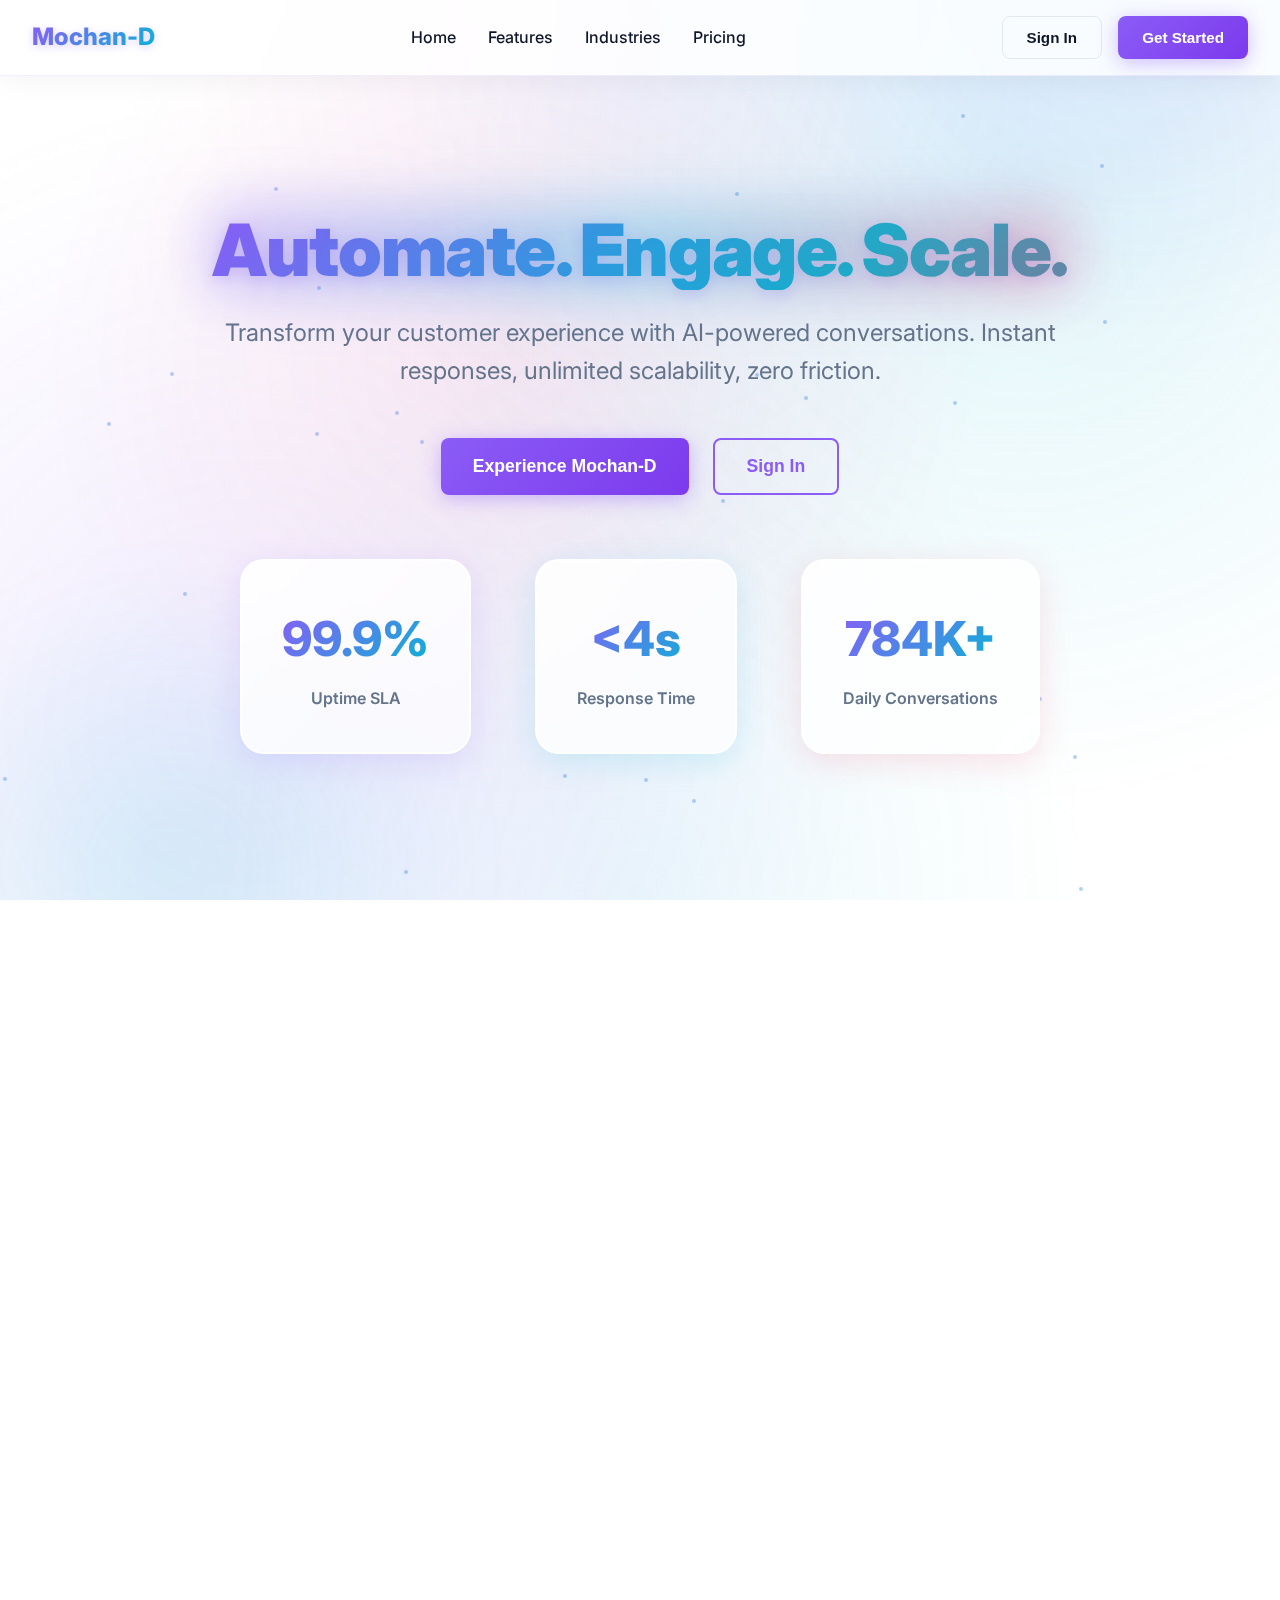
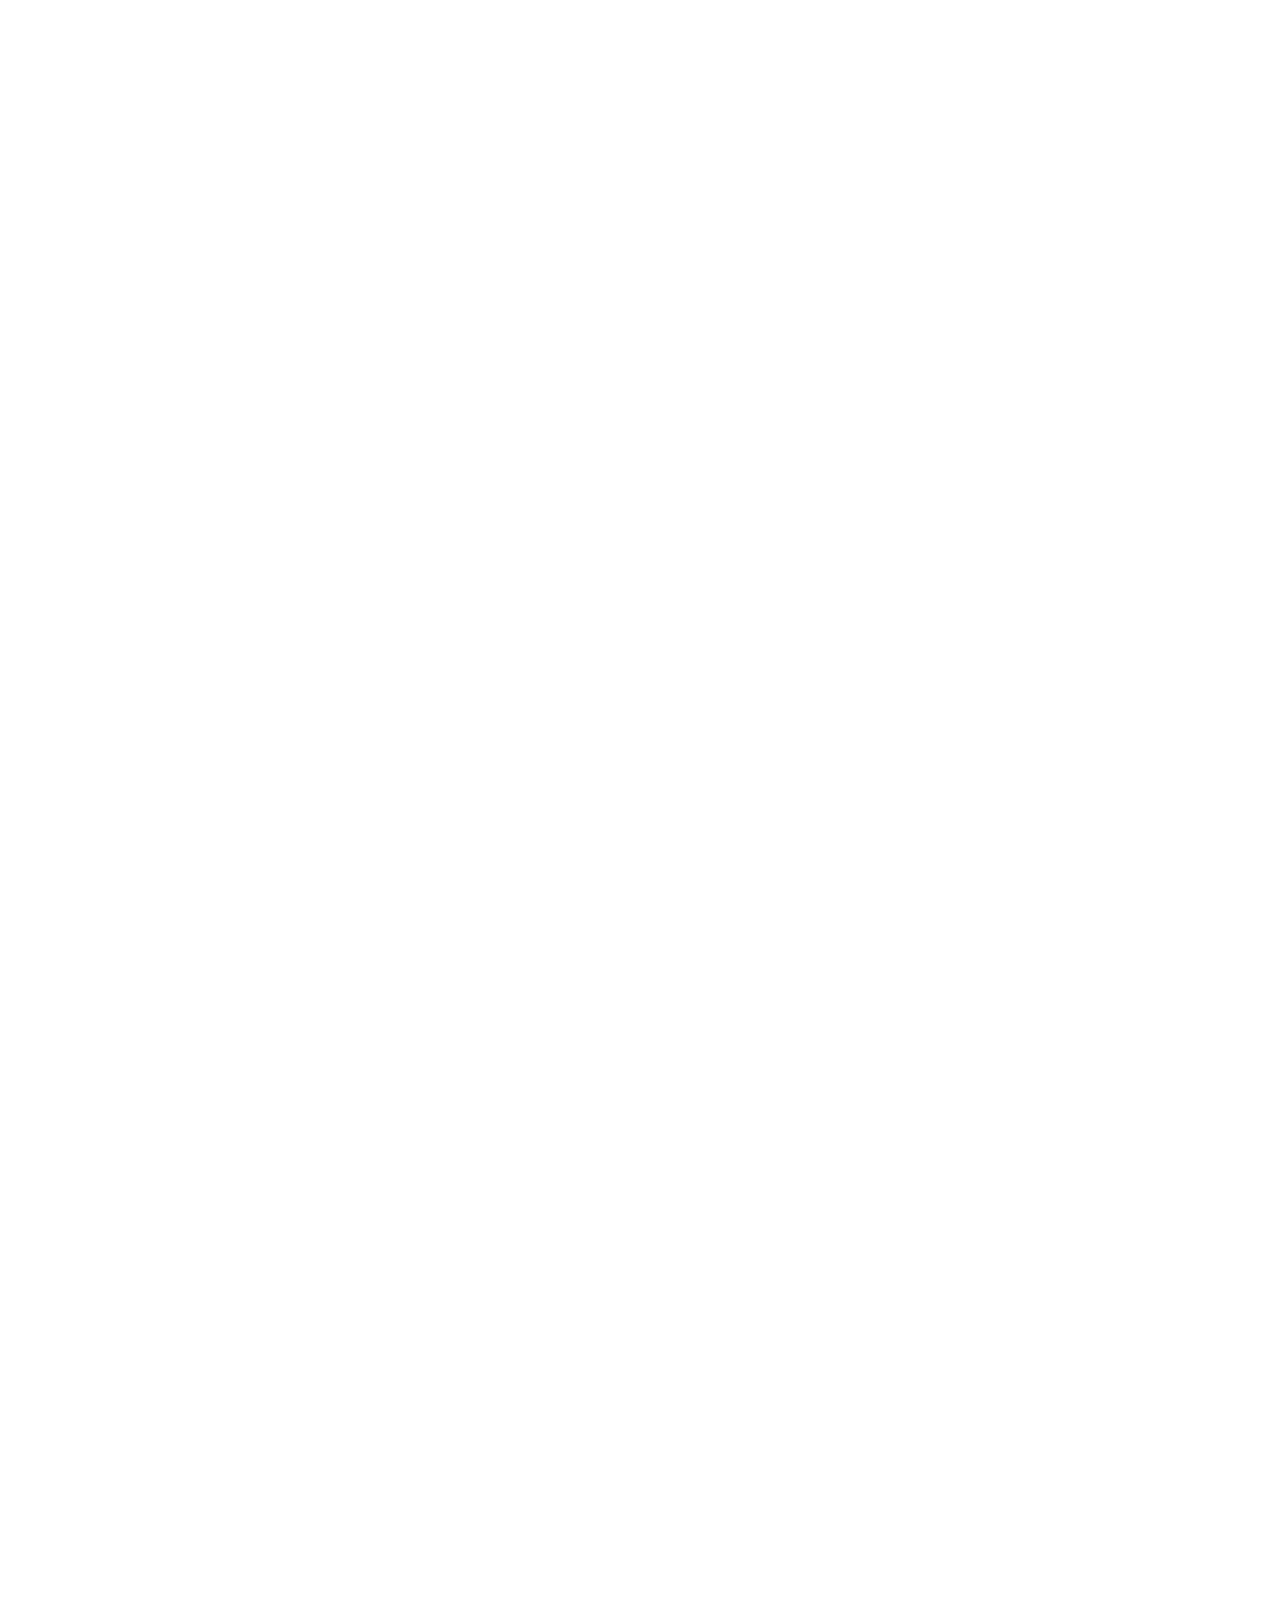
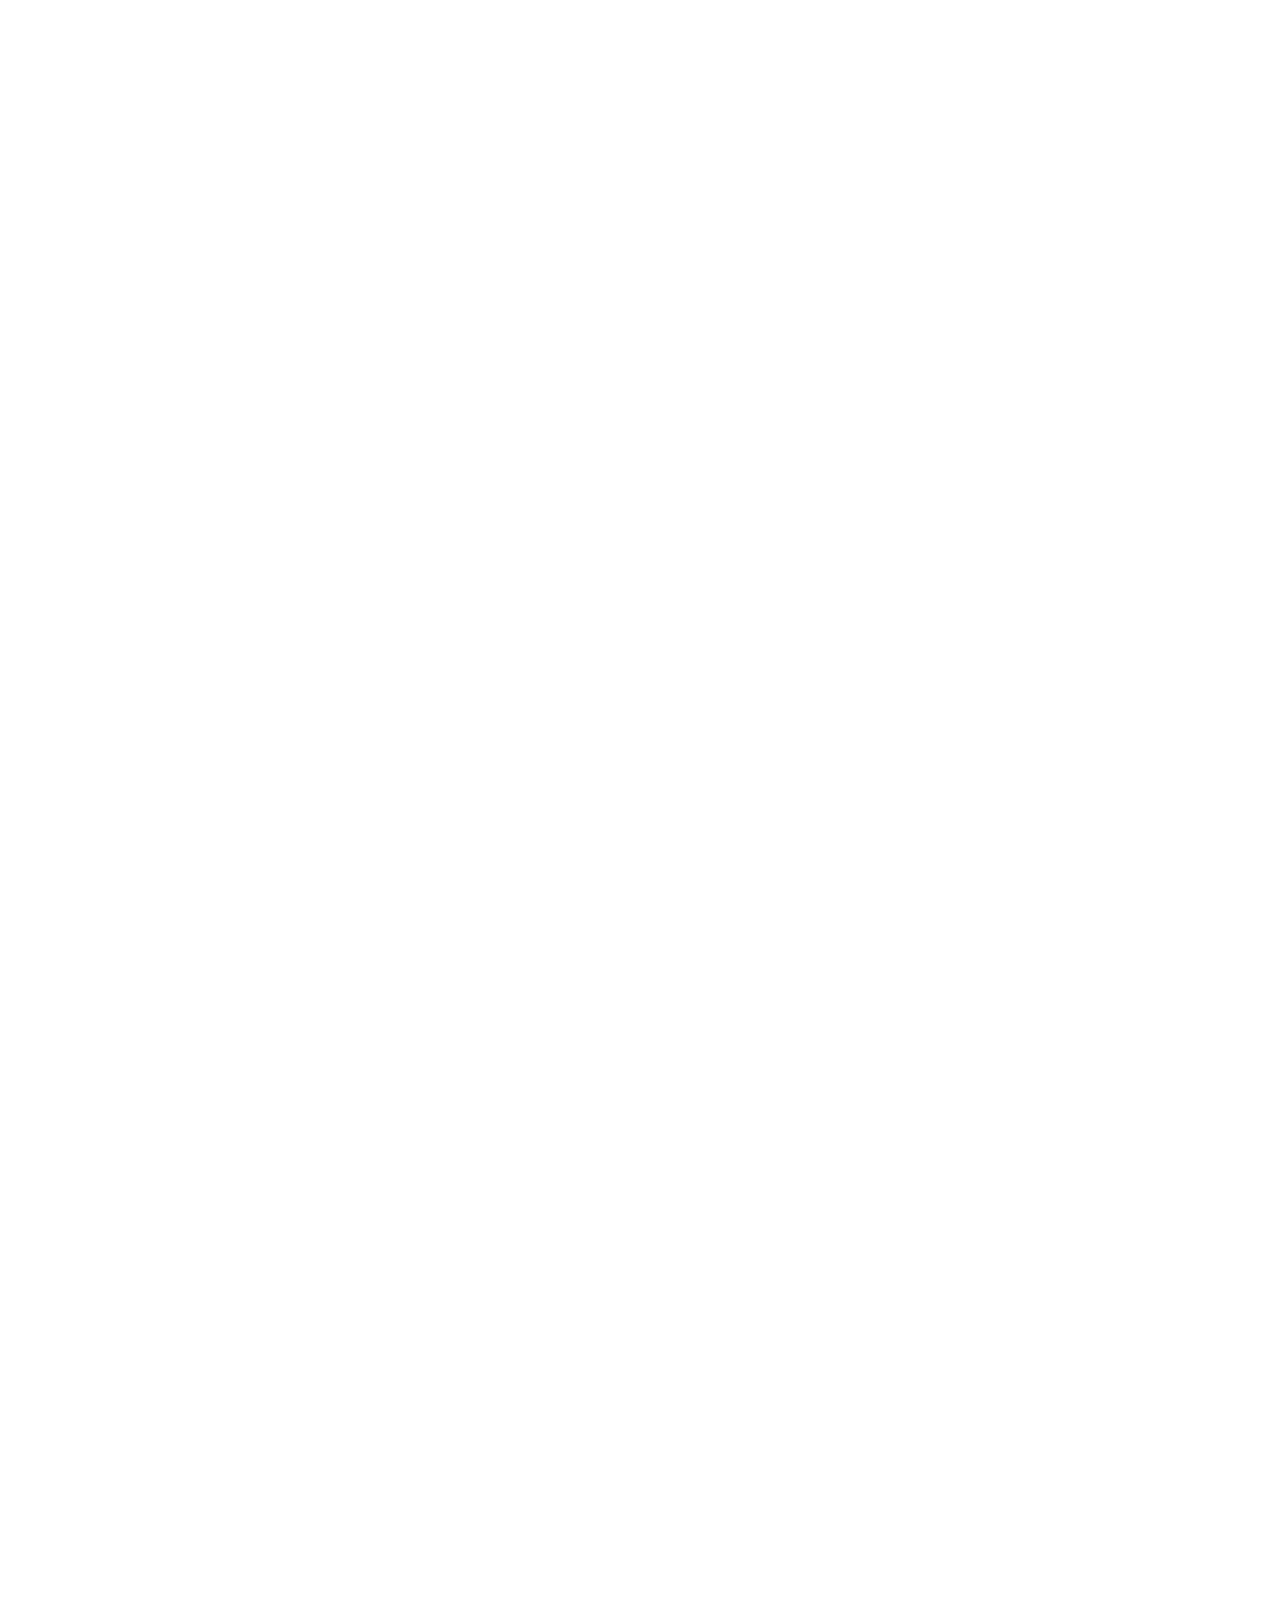
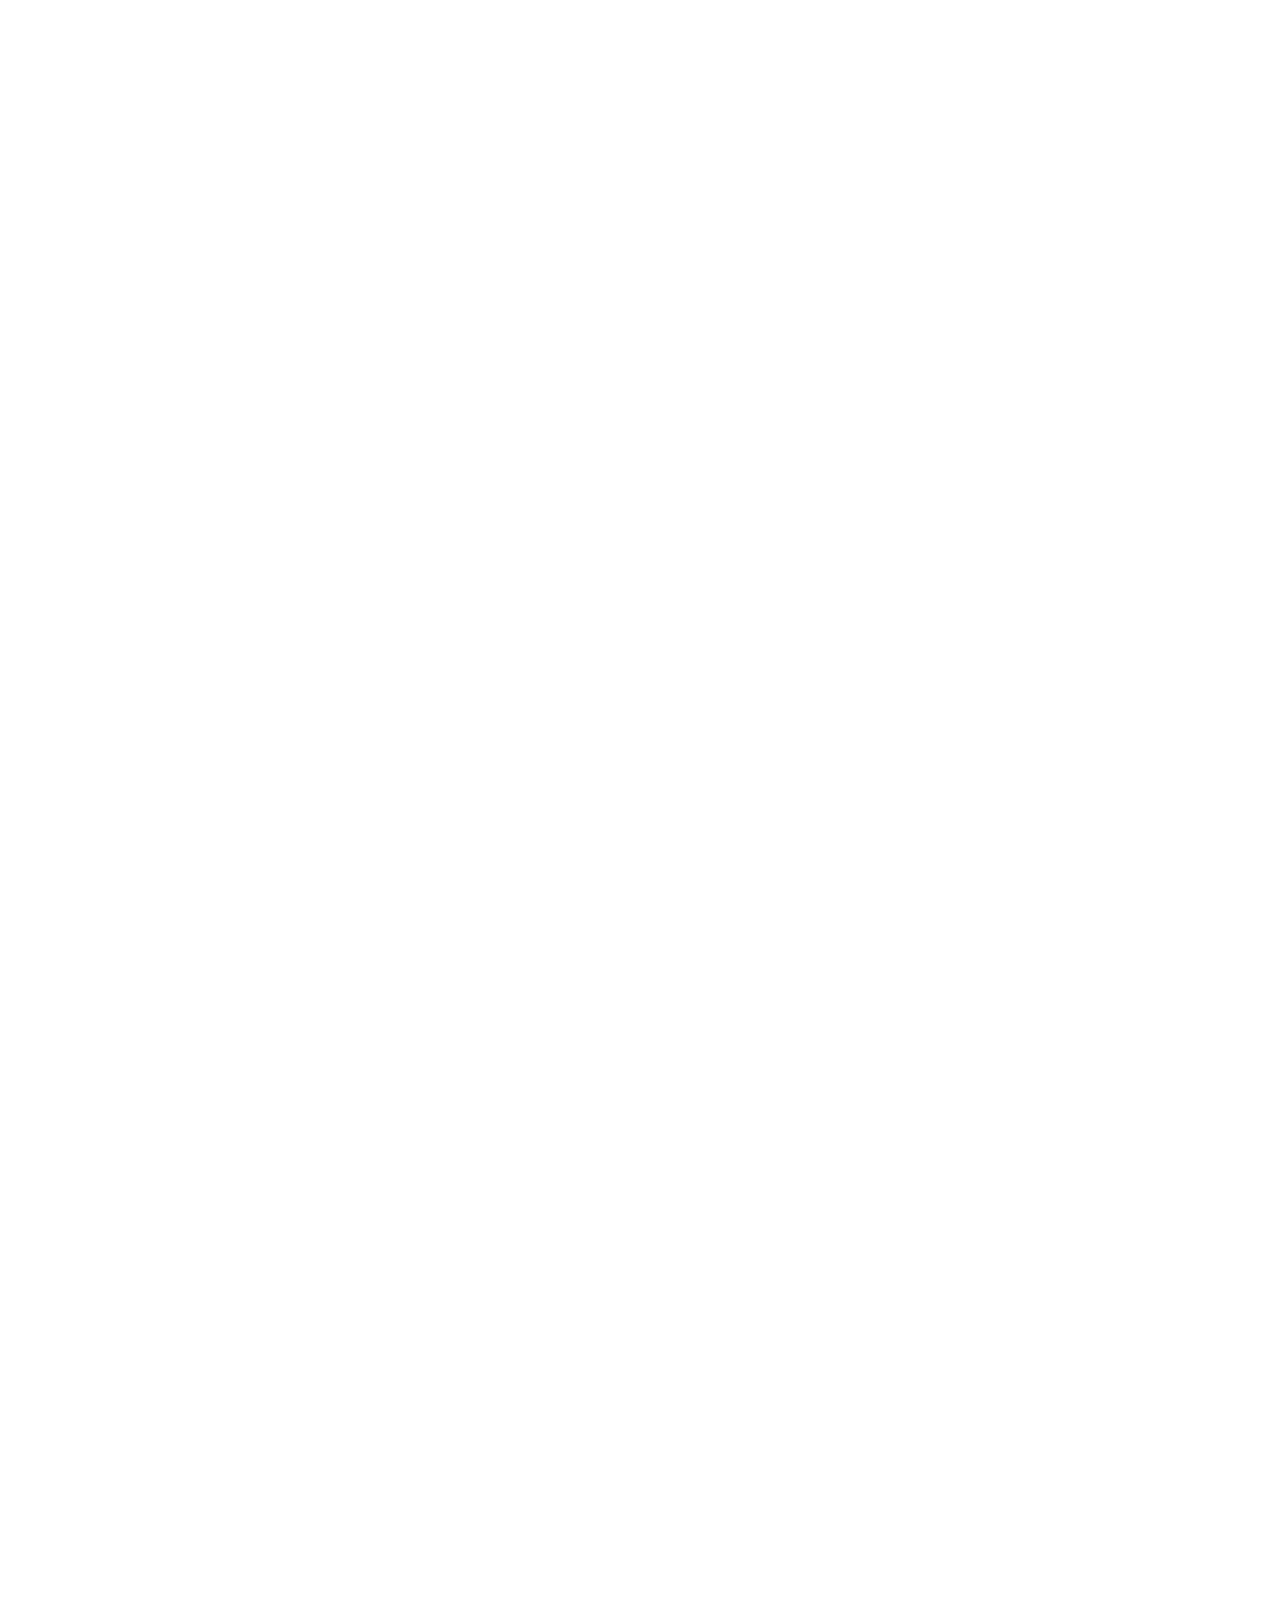
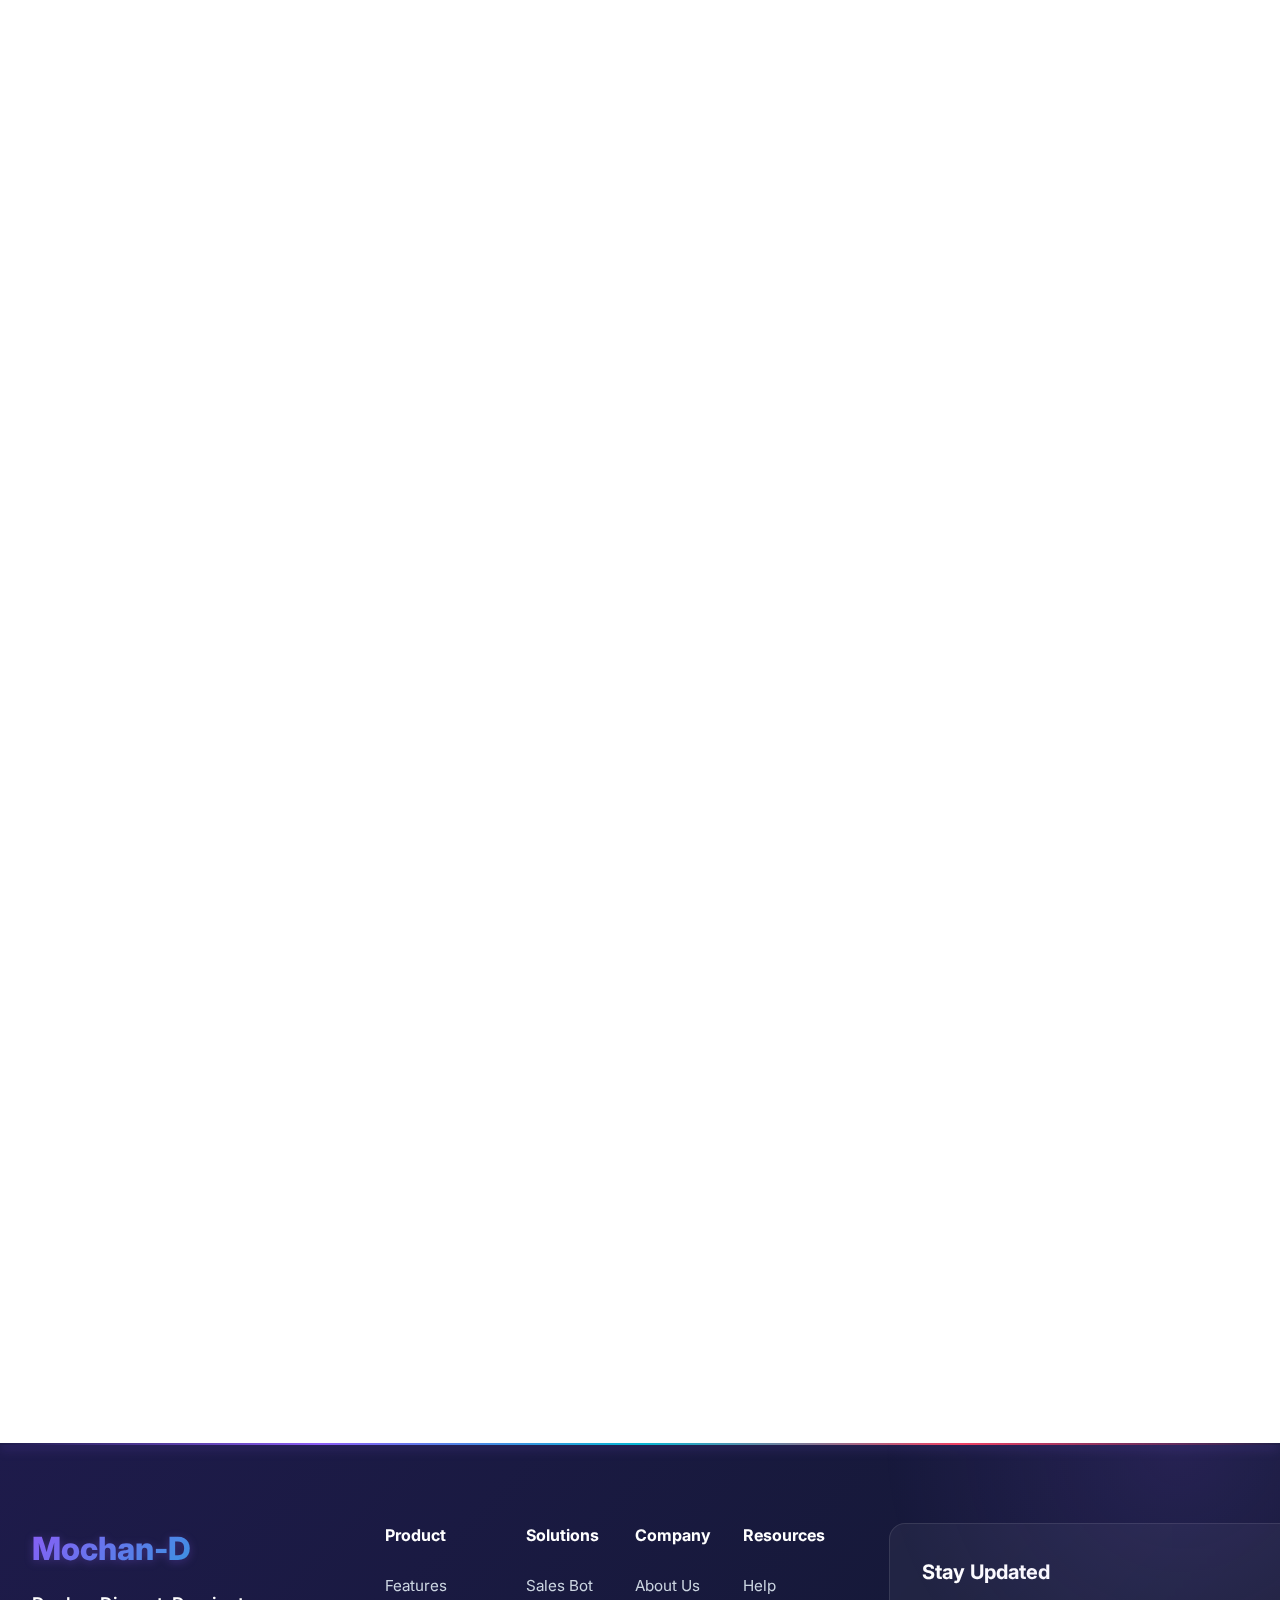
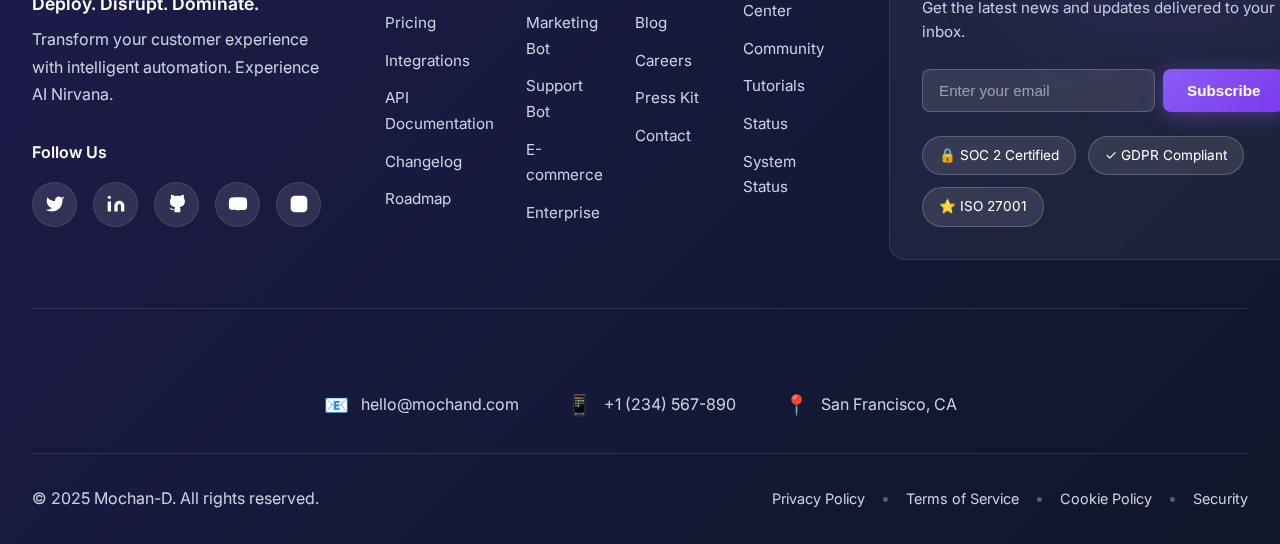
<file: index.html>
<!DOCTYPE html>
<html lang="en">
<head>
    <meta charset="UTF-8">
    <meta name="viewport" content="width=device-width, initial-scale=1.0">
    <title>Mochan-D - Intelligent Business Automation</title>
    <link rel="stylesheet" href="styles.css">
    <link href="https://fonts.googleapis.com/css2?family=Inter:wght@300;400;500;600;700;800;900&display=swap" rel="stylesheet">
</head>
<body>
    <!-- Animated Particles Background -->
    <div class="particles" id="particles"></div>
    
    <!-- Navigation -->
    <nav class="navbar">
        <div class="container">
            <div class="nav-content">
                <div class="logo">Mochan-D</div>
                <ul class="nav-menu">
                    <li><a href="#home">Home</a></li>
                    <li><a href="#features">Features</a></li>
                    <li><a href="#industries">Industries</a></li>
                    <li><a href="#pricing">Pricing</a></li>
                </ul>
                <div class="nav-buttons">
                    <button class="btn-secondary" onclick="window.location.href='login.html'">Sign In</button>
                    <button class="btn-primary" onclick="window.location.href='signup.html'">Get Started</button>
                </div>
                <div class="mobile-menu-toggle">
                    <span></span>
                    <span></span>
                    <span></span>
                </div>
            </div>
        </div>
    </nav>

    <!-- Hero Section -->
    <section id="home" class="hero">
        <div class="container">
            <div class="hero-content">
                <h1 class="hero-title">
                    <span class="gradient-text">Automate. Engage. Scale.</span>
                </h1>
                <p class="hero-subtitle">Transform your customer experience with AI-powered conversations. Instant responses, unlimited scalability, zero friction.</p>
                <div class="hero-buttons">
                    <button class="btn-primary btn-lg" onclick="window.location.href='signup.html'">Experience Mochan-D</button>
                    <button class="btn-outline btn-lg" onclick="window.location.href='login.html'">Sign In</button>
                </div>
                <div class="stats">
                    <div class="stat-item">
                        <div class="stat-value">99.9%</div>
                        <div class="stat-label">Uptime SLA</div>
                    </div>
                    <div class="stat-item">
                        <div class="stat-value">&lt;2s</div>
                        <div class="stat-label">Response Time</div>
                    </div>
                    <div class="stat-item">
                        <div class="stat-value">2M+</div>
                        <div class="stat-label">Daily Conversations</div>
                    </div>
                </div>
            </div>
        </div>
        <div class="hero-bg"></div>
    </section>

    <!-- Value Propositions -->
    <section class="value-props">
        <div class="container">
            <h2 class="section-title">Revolutionary AI Platform</h2>
            <p class="section-subtitle">Transform every customer interaction into a delightful experience with intelligent automation</p>
            
            <div class="value-grid">
                <div class="value-card">
                    <div class="value-icon">🚀</div>
                    <h3>Go Instant</h3>
                    <p>Deploy in minutes, not months. Your AI assistant lives where your customers are - no apps to download, no friction.</p>
                    <a href="signup.html" class="value-link">Learn More →</a>
                </div>
                <div class="value-card">
                    <div class="value-icon">💬</div>
                    <h3>Speak Human</h3>
                    <p>Intelligent conversations that understand context, emotion, and intent. Every response feels personal and genuine.</p>
                    <a href="signup.html" class="value-link">See Demo →</a>
                </div>
                <div class="value-card">
                    <div class="value-icon">⚡</div>
                    <h3>Scale Infinitely</h3>
                    <p>Handle thousands of conversations simultaneously. Your AI assistant never sleeps, never tires, always delivers.</p>
                    <a href="signup.html" class="value-link">Explore Capabilities →</a>
                </div>
            </div>
        </div>
    </section>

    <!-- Why Choose Section -->
    <section id="features" class="why-choose">
        <div class="container">
            <h2 class="section-title">Why Choose Mochan-D</h2>
            <p class="section-subtitle">Built with cutting-edge AI to deliver unparalleled performance and customer satisfaction</p>
            
            <div class="features-grid">
                <div class="feature-card">
                    <div class="feature-icon">🧠</div>
                    <h3>Hyper-Intelligent</h3>
                    <p>Advanced AI models trained on billions of conversations. Understands context, sentiment, and intent to deliver perfect responses every time.</p>
                </div>
                <div class="feature-card">
                    <div class="feature-icon">⚡</div>
                    <h3>Blazing Fast</h3>
                    <p>Sub-second response times powered by distributed cloud infrastructure. Your customers never wait, your business never slows down.</p>
                </div>
                <div class="feature-card">
                    <div class="feature-icon">🔒</div>
                    <h3>Enterprise Security</h3>
                    <p>Military-grade encryption with zero-trust architecture. GDPR, SOC 2, and ISO 27001 compliant. Your data is Fort Knox secure.</p>
                </div>
            </div>
        </div>
    </section>

    <!-- Industries Section -->
    <section id="industries" class="industries">
        <div class="container">
            <h2 class="section-title">Built for Every Industry</h2>
            <p class="section-subtitle">AI solutions that adapt to your unique business needs and challenges</p>
            
            <div class="industries-grid">
                <div class="industry-card">
                    <div class="industry-icon">💰</div>
                    <h3>Finance</h3>
                    <p>Fraud detection, risk analysis, automated trading</p>
                </div>
                <div class="industry-card">
                    <div class="industry-icon">🛍️</div>
                    <h3>E-commerce</h3>
                    <p>Smart recommendations, cart recovery</p>
                </div>
                <div class="industry-card">
                    <div class="industry-icon">🏥</div>
                    <h3>Healthcare</h3>
                    <p>Patient support, appointment scheduling</p>
                </div>
                <div class="industry-card">
                    <div class="industry-icon">📚</div>
                    <h3>Education</h3>
                    <p>Personalized learning, student support</p>
                </div>
                <div class="industry-card">
                    <div class="industry-icon">🚗</div>
                    <h3>Automotive</h3>
                    <p>Service booking, customer assistance</p>
                </div>
                <div class="industry-card">
                    <div class="industry-icon">🏠</div>
                    <h3>Real Estate</h3>
                    <p>Property matching, virtual tours</p>
                </div>
            </div>
        </div>
    </section>

    <!-- Chatbots Section -->
    <section class="chatbots">
        <div class="container">
            <h2 class="section-title">AI-Powered Solutions</h2>
            <p class="section-subtitle">Intelligent assistants that transform your business operations</p>
            
            <div class="chatbots-grid">
                <div class="chatbot-card">
                    <div class="chatbot-badge">Sales Bot</div>
                    <h3>Revenue Driver</h3>
                    <p class="chatbot-description">Your 24/7 virtual sales powerhouse that converts visitors into customers with personalized experiences.</p>
                    <ul class="chatbot-features">
                        <li>✓ AI-powered product recommendations</li>
                        <li>✓ Smart cart recovery automation</li>
                        <li>✓ Instant checkout assistance</li>
                    </ul>
                    <button class="btn-primary" onclick="window.location.href='signup.html'">Boost Sales</button>
                </div>
                
                <div class="chatbot-card featured">
                    <div class="chatbot-badge popular">Marketing Bot</div>
                    <h3>Engagement Engine</h3>
                    <p class="chatbot-description">Amplify your brand with hyper-personalized campaigns delivered at the perfect moment.</p>
                    <ul class="chatbot-features">
                        <li>✓ Multi-channel campaign orchestration</li>
                        <li>✓ Dynamic offer & discount delivery</li>
                        <li>✓ Behavioral engagement triggers</li>
                    </ul>
                    <button class="btn-primary" onclick="window.location.href='signup.html'">Drive Engagement</button>
                </div>
                
                <div class="chatbot-card">
                    <div class="chatbot-badge">Support Bot</div>
                    <h3>Care Assistant</h3>
                    <p class="chatbot-description">Deliver exceptional customer experiences with instant, intelligent support that never sleeps.</p>
                    <ul class="chatbot-features">
                        <li>✓ Instant FAQ resolution & guidance</li>
                        <li>✓ Smart ticket routing & prioritization</li>
                        <li>✓ Seamless human agent handoffs</li>
                    </ul>
                    <button class="btn-primary" onclick="window.location.href='signup.html'">Enhance Support</button>
                </div>
            </div>
        </div>
    </section>

    <!-- Integrations Section -->
    <section class="integrations">
        <div class="container">
            <h2 class="section-title">Seamless Integrations</h2>
            <p class="section-subtitle">Connect with your favorite tools and platforms. Our AI works where you work.</p>
            
            <div class="integration-category">
                <h3 class="category-title">Payment Gateways & Business Tools</h3>
                <div class="integration-grid">
                    <div class="integration-card">
                        <div class="integration-logo">🔷</div>
                        <h4>Stripe</h4>
                        <p>Payment processing</p>
                    </div>
                    <div class="integration-card">
                        <div class="integration-logo">💼</div>
                        <h4>HubSpot</h4>
                        <p>Complete CRM integration</p>
                    </div>
                    <div class="integration-card">
                        <div class="integration-logo">🛒</div>
                        <h4>Shopify</h4>
                        <p>E-commerce automation</p>
                    </div>
                    <div class="integration-card">
                        <div class="integration-logo">⚙️</div>
                        <h4>Salesforce</h4>
                        <p>Enterprise CRM solution</p>
                    </div>
                    <div class="integration-card">
                        <div class="integration-logo">🔌</div>
                        <h4>Custom APIs</h4>
                        <p>Any database or system</p>
                    </div>
                </div>
            </div>
            
            <div class="integration-category">
                <h3 class="category-title">Messaging Platforms</h3>
                <div class="integration-grid">
                    <div class="integration-card">
                        <div class="integration-logo">💬</div>
                        <h4>WhatsApp Business</h4>
                        <p>Official API integration</p>
                    </div>
                    <div class="integration-card">
                        <div class="integration-logo">📱</div>
                        <h4>Facebook Messenger</h4>
                        <p>Automated support</p>
                    </div>
                    <div class="integration-card">
                        <div class="integration-logo">📸</div>
                        <h4>Instagram</h4>
                        <p>Automated messaging & DMs</p>
                    </div>
                    <div class="integration-card">
                        <div class="integration-logo">✈️</div>
                        <h4>Telegram</h4>
                        <p>Social commerce</p>
                    </div>
                </div>
                <p class="integration-note">Support coming for: Snapchat, Line, WeChat, Viber</p>
            </div>
        </div>
    </section>

    <!-- Pricing Section -->
    <section id="pricing" class="pricing">
        <div class="container">
            <h2 class="section-title">Transparent Pricing</h2>
            <p class="section-subtitle">Choose the perfect plan for your needs. Scale effortlessly as you grow.</p>
            
            <div class="pricing-grid">
                <div class="pricing-card">
                    <h3 class="pricing-tier">Starter</h3>
                    <div class="pricing-price">
                        <span class="currency">$</span>
                        <span class="amount">49</span>
                        <span class="period">/month</span>
                    </div>
                    <p class="pricing-description">Perfect for small teams</p>
                    <ul class="pricing-features">
                        <li>✓ Up to 1,000 conversations/month</li>
                        <li>✓ AI-powered responses</li>
                        <li>✓ Standard integrations</li>
                        <li>✓ Email support</li>
                        <li>✓ Basic analytics</li>
                    </ul>
                    <button class="btn-outline btn-block" onclick="window.location.href='signup.html'">Start Free Trial</button>
                </div>
                
                <div class="pricing-card featured">
                    <div class="popular-badge">Most Popular</div>
                    <h3 class="pricing-tier">Professional</h3>
                    <div class="pricing-price">
                        <span class="currency">$</span>
                        <span class="amount">199</span>
                        <span class="period">/month</span>
                    </div>
                    <p class="pricing-description">For growing businesses</p>
                    <ul class="pricing-features">
                        <li>✓ Up to 10,000 conversations/month</li>
                        <li>✓ Advanced AI models</li>
                        <li>✓ All integrations</li>
                        <li>✓ Priority support</li>
                        <li>✓ Advanced analytics & insights</li>
                        <li>✓ Custom branding</li>
                        <li>✓ API access</li>
                    </ul>
                    <button class="btn-primary btn-block" onclick="window.location.href='signup.html'">Get Started</button>
                </div>
                
                <div class="pricing-card">
                    <h3 class="pricing-tier">Enterprise</h3>
                    <div class="pricing-price">
                        <span class="amount-custom">Custom</span>
                    </div>
                    <p class="pricing-description">Tailored for enterprises</p>
                    <ul class="pricing-features">
                        <li>✓ Unlimited conversations</li>
                        <li>✓ Custom fine-tuned models</li>
                        <li>✓ 24/7 dedicated support</li>
                        <li>✓ On-premise deployment</li>
                        <li>✓ Speech & vision capabilities</li>
                        <li>✓ Custom SLAs</li>
                        <li>✓ Dedicated account manager</li>
                    </ul>
                    <button class="btn-outline btn-block" onclick="window.location.href='signup.html'">Contact Sales</button>
                </div>
            </div>
        </div>
    </section>

    <!-- CTA Section -->
    <section class="cta">
        <div class="container">
            <h2 class="cta-title">Ready to Transform Your Business?</h2>
            <p class="cta-subtitle">Get in touch with our experts to discover how Mochan-D can 5X your ROI from day one</p>
            
            <div class="cta-grid">
                <div class="cta-card">
                    <div class="cta-icon">💬</div>
                    <h3>Try Our Sales Bot</h3>
                    <p>Experience Mochan-D firsthand by chatting with our intelligent sales assistant. Get instant answers and personalized recommendations.</p>
                    <button class="btn-primary" onclick="window.location.href='signup.html'">Start Chat</button>
                </div>
                
                <div class="cta-card">
                    <div class="cta-icon">📅</div>
                    <h3>Schedule a Demo</h3>
                    <p>Book a personalized demo with our team to see how Mochan-D can be tailored to your specific business needs.</p>
                    <button class="btn-primary" onclick="window.location.href='signup.html'">Book Demo</button>
                </div>
            </div>
            
            <div class="cta-benefits">
                <div class="benefit-item">
                    <h4>5X ROI from Day 1</h4>
                    <p>Immediate returns through automated service and lead generation</p>
                </div>
                <div class="benefit-item">
                    <h4>Advanced AI Technology</h4>
                    <p>Powered by state-of-the-art language models and neural networks</p>
                </div>
                <div class="benefit-item">
                    <h4>Multi-Platform Support</h4>
                    <p>WhatsApp, Messenger, Instagram, and more - all from one dashboard</p>
                </div>
            </div>
        </div>
    </section>

    <!-- Footer -->
    <footer class="footer">
        <div class="container">
            <div class="footer-top">
                <div class="footer-brand">
                    <div class="logo">Mochan-D</div>
                    <p class="footer-tagline">Deploy. Disrupt. Dominate.</p>
                    <p class="footer-description">Transform your customer experience with intelligent automation. Experience AI Nirvana.</p>
                    
                    <div class="footer-social">
                        <h4>Follow Us</h4>
                        <div class="social-links">
                            <a href="#" class="social-link" aria-label="Twitter">
                                <svg width="24" height="24" viewBox="0 0 24 24" fill="currentColor">
                                    <path d="M23 3a10.9 10.9 0 01-3.14 1.53 4.48 4.48 0 00-7.86 3v1A10.66 10.66 0 013 4s-4 9 5 13a11.64 11.64 0 01-7 2c9 5 20 0 20-11.5a4.5 4.5 0 00-.08-.83A7.72 7.72 0 0023 3z"/>
                                </svg>
                            </a>
                            <a href="#" class="social-link" aria-label="LinkedIn">
                                <svg width="24" height="24" viewBox="0 0 24 24" fill="currentColor">
                                    <path d="M16 8a6 6 0 016 6v7h-4v-7a2 2 0 00-2-2 2 2 0 00-2 2v7h-4v-7a6 6 0 016-6zM2 9h4v12H2z"/>
                                    <circle cx="4" cy="4" r="2"/>
                                </svg>
                            </a>
                            <a href="#" class="social-link" aria-label="GitHub">
                                <svg width="24" height="24" viewBox="0 0 24 24" fill="currentColor">
                                    <path d="M9 19c-5 1.5-5-2.5-7-3m14 6v-3.87a3.37 3.37 0 00-.94-2.61c3.14-.35 6.44-1.54 6.44-7A5.44 5.44 0 0020 4.77 5.07 5.07 0 0019.91 1S18.73.65 16 2.48a13.38 13.38 0 00-7 0C6.27.65 5.09 1 5.09 1A5.07 5.07 0 005 4.77a5.44 5.44 0 00-1.5 3.78c0 5.42 3.3 6.61 6.44 7A3.37 3.37 0 009 18.13V22"/>
                                </svg>
                            </a>
                            <a href="#" class="social-link" aria-label="YouTube">
                                <svg width="24" height="24" viewBox="0 0 24 24" fill="currentColor">
                                    <path d="M22.54 6.42a2.78 2.78 0 00-1.94-2C18.88 4 12 4 12 4s-6.88 0-8.6.46a2.78 2.78 0 00-1.94 2A29 29 0 001 11.75a29 29 0 00.46 5.33A2.78 2.78 0 003.4 19c1.72.46 8.6.46 8.6.46s6.88 0 8.6-.46a2.78 2.78 0 001.94-2 29 29 0 00.46-5.25 29 29 0 00-.46-5.33z"/>
                                    <polygon points="9.75 15.02 15.5 11.75 9.75 8.48 9.75 15.02"/>
                                </svg>
                            </a>
                            <a href="#" class="social-link" aria-label="Instagram">
                                <svg width="24" height="24" viewBox="0 0 24 24" fill="currentColor">
                                    <rect x="2" y="2" width="20" height="20" rx="5" ry="5"/>
                                    <path d="M16 11.37A4 4 0 1112.63 8 4 4 0 0116 11.37z" fill="none" stroke="currentColor" stroke-width="2"/>
                                    <circle cx="17.5" cy="6.5" r="1.5"/>
                                </svg>
                            </a>
                        </div>
                    </div>
                </div>
                
                <div class="footer-links">
                    <div class="footer-column">
                        <h4>Product</h4>
                        <ul>
                            <li><a href="#features">Features</a></li>
                            <li><a href="#pricing">Pricing</a></li>
                            <li><a href="#">Integrations</a></li>
                            <li><a href="#">API Documentation</a></li>
                            <li><a href="#">Changelog</a></li>
                            <li><a href="#">Roadmap</a></li>
                        </ul>
                    </div>
                    <div class="footer-column">
                        <h4>Solutions</h4>
                        <ul>
                            <li><a href="#">Sales Bot</a></li>
                            <li><a href="#">Marketing Bot</a></li>
                            <li><a href="#">Support Bot</a></li>
                            <li><a href="#">E-commerce</a></li>
                            <li><a href="#">Enterprise</a></li>
                        </ul>
                    </div>
                    <div class="footer-column">
                        <h4>Company</h4>
                        <ul>
                            <li><a href="#">About Us</a></li>
                            <li><a href="#">Blog</a></li>
                            <li><a href="#">Careers</a></li>
                            <li><a href="#">Press Kit</a></li>
                            <li><a href="#">Contact</a></li>
                        </ul>
                    </div>
                    <div class="footer-column">
                        <h4>Resources</h4>
                        <ul>
                            <li><a href="#">Help Center</a></li>
                            <li><a href="#">Community</a></li>
                            <li><a href="#">Tutorials</a></li>
                            <li><a href="#">Status</a></li>
                            <li><a href="#">System Status</a></li>
                        </ul>
                    </div>
                </div>
                
                <div class="footer-newsletter">
                    <h4>Stay Updated</h4>
                    <p>Get the latest news and updates delivered to your inbox.</p>
                    <form class="newsletter-form">
                        <input type="email" placeholder="Enter your email" required>
                        <button type="submit" class="btn-primary">Subscribe</button>
                    </form>
                    <div class="trust-badges">
                        <div class="badge">🔒 SOC 2 Certified</div>
                        <div class="badge">✓ GDPR Compliant</div>
                        <div class="badge">⭐ ISO 27001</div>
                    </div>
                </div>
            </div>
            
            <div class="footer-middle">
                <div class="footer-contact">
                    <div class="contact-item">
                        <span class="contact-icon">📧</span>
                        <a href="mailto:hello@mochand.com">hello@mochand.com</a>
                    </div>
                    <div class="contact-item">
                        <span class="contact-icon">📱</span>
                        <a href="tel:+1234567890">+1 (234) 567-890</a>
                    </div>
                    <div class="contact-item">
                        <span class="contact-icon">📍</span>
                        <span>San Francisco, CA</span>
                    </div>
                </div>
            </div>
            
            <div class="footer-bottom">
                <div class="footer-bottom-content">
                    <p>&copy; 2025 Mochan-D. All rights reserved.</p>
                    <div class="footer-legal">
                        <a href="#">Privacy Policy</a>
                        <span class="separator">•</span>
                        <a href="#">Terms of Service</a>
                        <span class="separator">•</span>
                        <a href="#">Cookie Policy</a>
                        <span class="separator">•</span>
                        <a href="#">Security</a>
                    </div>
                </div>
            </div>
        </div>
    </footer>

    <script src="script.js"></script>
</body>
</html>
</file>
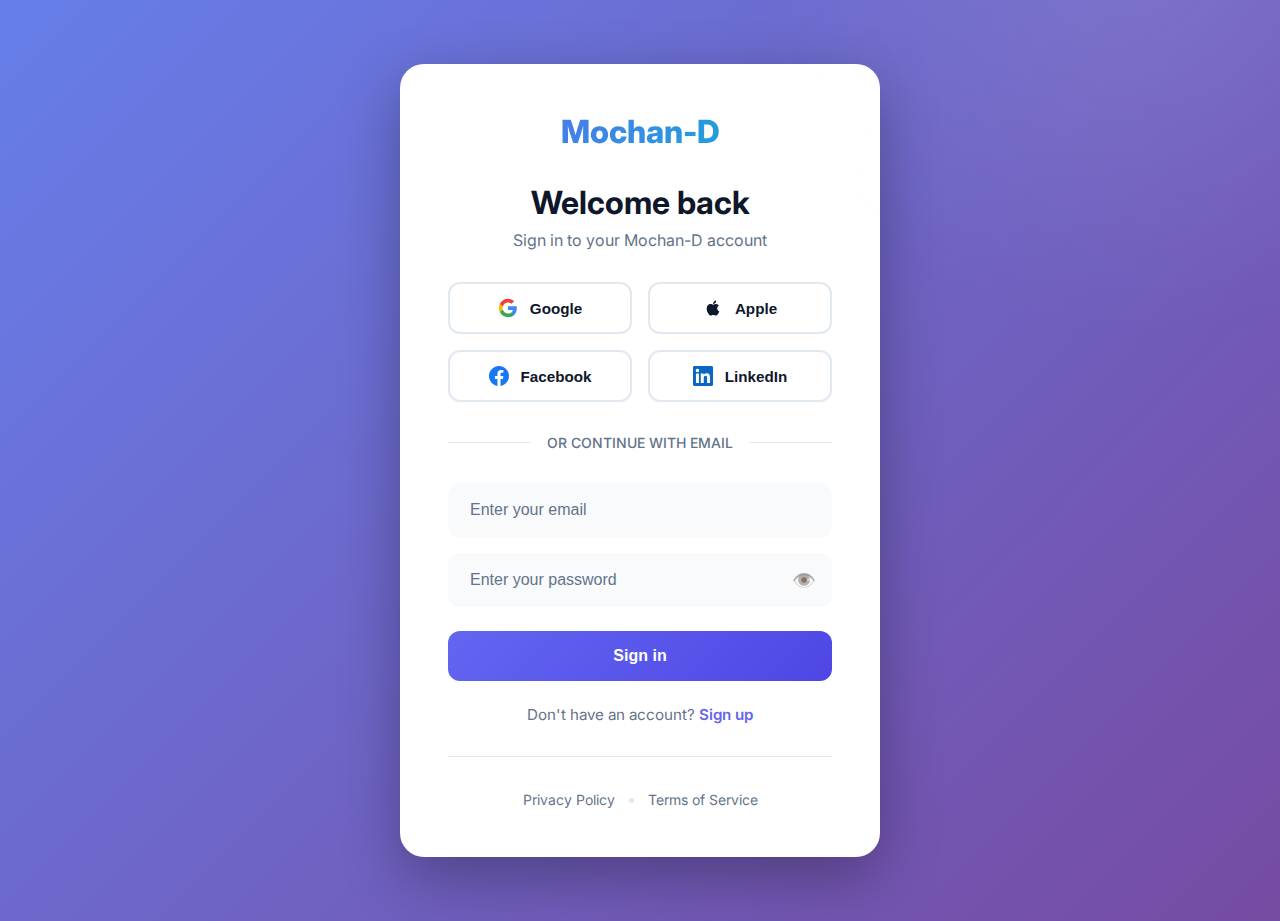
<file: chats.html>
<!DOCTYPE html>
<html lang="en">
<head>
    <meta charset="UTF-8">
    <meta name="viewport" content="width=device-width, initial-scale=1.0">
    <title>Conversations - Mochan-D</title>
    <link rel="stylesheet" href="dashboard.css">
    <link rel="stylesheet" href="chats.css">
    <link href="https://fonts.googleapis.com/css2?family=Inter:wght@300;400;500;600;700;800;900&display=swap" rel="stylesheet">
</head>
<body>
    <!-- Sidebar -->
    <aside class="sidebar">
        <div class="sidebar-header">
            <div class="logo">Mochan-D</div>
        </div>
        
        <nav class="sidebar-nav">
            <a href="dashboard.html" class="nav-item">
                <span class="icon">📊</span>
                <span>Analytics</span>
            </a>
            <a href="chats.html" class="nav-item active">
                <span class="icon">💬</span>
                <span>Conversations</span>
            </a>
            <a href="#" class="nav-item">
                <span class="icon">📢</span>
                <span>Campaigns</span>
            </a>
            <a href="#" class="nav-item">
                <span class="icon">🤖</span>
                <span>Bots</span>
            </a>
            <a href="#" class="nav-item">
                <span class="icon">📦</span>
                <span>Products</span>
            </a>
            <a href="#" class="nav-item">
                <span class="icon">👥</span>
                <span>Contacts</span>
            </a>
            <a href="#" class="nav-item">
                <span class="icon">⚙️</span>
                <span>Settings</span>
            </a>
        </nav>
        
        <div class="sidebar-footer">
            <div class="user-profile">
                <div class="user-avatar">U</div>
                <div class="user-info">
                    <div class="user-name">User Name</div>
                    <div class="user-email">user@email.com</div>
                </div>
            </div>
            <button class="logout-btn" onclick="handleLogout()">Logout</button>
        </div>
    </aside>

    <!-- Main Content -->
    <main class="main-content">
        <!-- Top Bar -->
        <header class="top-bar">
            <div class="page-title">
                <h1>Conversations</h1>
                <p>Manage your WhatsApp conversations and customer interactions</p>
            </div>
            
            <div class="top-bar-actions">
                <button class="btn-outline">
                    <span>🔍</span>
                    Search
                </button>
                <button class="btn-primary">
                    <span>➕</span>
                    New Message
                </button>
            </div>
        </header>

        <!-- Chat Container -->
        <section class="chat-container">
            <!-- Conversations List -->
            <div class="conversations-panel">
                <div class="conversations-header">
                    <h3>All Conversations</h3>
                    <div class="conversation-filters">
                        <button class="filter-btn active" data-filter="all">All</button>
                        <button class="filter-btn" data-filter="unread">Unread</button>
                        <button class="filter-btn" data-filter="active">Active</button>
                        <button class="filter-btn" data-filter="archived">Archived</button>
                    </div>
                </div>
                
                <div class="search-box">
                    <span class="search-icon">🔍</span>
                    <input type="text" placeholder="Search conversations..." id="searchInput">
                </div>

                <div class="conversations-list" id="conversationsList">
                    <!-- Loading State -->
                    <div class="loading-state">
                        <div class="spinner"></div>
                        <p>Loading conversations...</p>
                    </div>
                </div>
            </div>

            <!-- Chat Window -->
            <div class="chat-window">
                <div class="chat-empty-state">
                    <div class="empty-icon">💬</div>
                    <h3>Select a conversation</h3>
                    <p>Choose a conversation from the list to view messages</p>
                </div>

                <!-- Active Chat (hidden by default) -->
                <div class="active-chat" style="display: none;">
                    <!-- Chat Header -->
                    <div class="chat-header">
                        <div class="chat-header-info">
                            <div class="contact-avatar">?</div>
                            <div class="contact-details">
                                <h3 class="contact-name">Customer Name</h3>
                                <p class="contact-status">Online</p>
                            </div>
                        </div>
                        <div class="chat-header-actions">
                            <button class="icon-btn" title="Search in conversation">
                                <span>🔍</span>
                            </button>
                            <button class="icon-btn" title="Contact info">
                                <span>ℹ️</span>
                            </button>
                            <button class="icon-btn" title="More options">
                                <span>⋮</span>
                            </button>
                        </div>
                    </div>

                    <!-- Chat Messages -->
                    <div class="chat-messages" id="chatMessages">
                        <!-- Messages will be loaded here -->
                    </div>

                    <!-- Chat Input -->
                    <div class="chat-input">
                        <button class="icon-btn">
                            <span>📎</span>
                        </button>
                        <button class="icon-btn">
                            <span>😊</span>
                        </button>
                        <input type="text" placeholder="Type a message..." id="messageInput">
                        <button class="send-btn" id="sendBtn">
                            <span>📤</span>
                        </button>
                    </div>
                </div>
            </div>

            <!-- Contact Info Panel (optional) -->
            <div class="contact-info-panel" style="display: none;">
                <div class="contact-info-header">
                    <h3>Contact Information</h3>
                    <button class="close-btn">✕</button>
                </div>
                <div class="contact-info-body">
                    <div class="contact-info-avatar">
                        <div class="large-avatar">?</div>
                    </div>
                    <div class="contact-info-details">
                        <h3>Customer Name</h3>
                        <p>+1 234 567 8900</p>
                    </div>
                    <div class="contact-info-sections">
                        <div class="info-section">
                            <h4>Tags</h4>
                            <div class="tags">
                                <span class="tag">VIP</span>
                                <span class="tag">Regular</span>
                            </div>
                        </div>
                        <div class="info-section">
                            <h4>Notes</h4>
                            <textarea placeholder="Add notes about this contact..."></textarea>
                        </div>
                        <div class="info-section">
                            <h4>Quick Actions</h4>
                            <button class="action-btn">Assign to Team</button>
                            <button class="action-btn">Archive Chat</button>
                            <button class="action-btn">Block Contact</button>
                        </div>
                    </div>
                </div>
            </div>
        </section>
    </main>

    <script src="chats.js"></script>
</body>
</html>
</file>
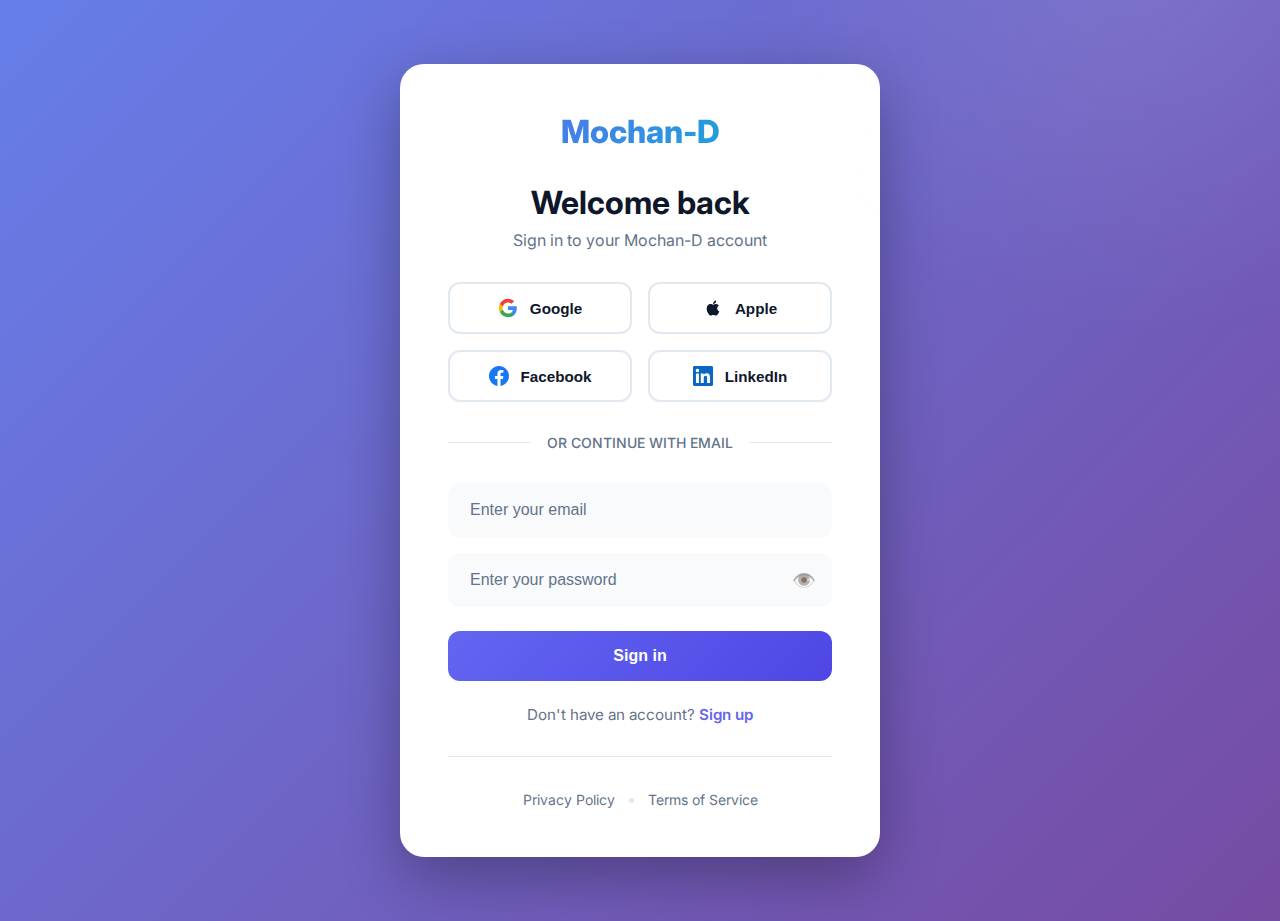
<file: inventory.html>
<!DOCTYPE html>
<html lang="en">
<head>
    <meta charset="UTF-8">
    <meta name="viewport" content="width=device-width, initial-scale=1.0">
    <title>Inventory - Mochan-D</title>
    <link rel="stylesheet" href="dashboard.css">
    <link rel="stylesheet" href="inventory.css">
    <link href="https://fonts.googleapis.com/css2?family=Inter:wght@300;400;500;600;700;800;900&display=swap" rel="stylesheet">
</head>
<body>
    <!-- Sidebar -->
    <aside class="sidebar">
        <div class="sidebar-header">
            <div class="logo">Mochan-D</div>
        </div>
        
        <nav class="sidebar-nav">
            <a href="dashboard.html" class="nav-item">
                <span class="icon">📊</span>
                <span>Analytics</span>
            </a>
            <a href="chats.html" class="nav-item">
                <span class="icon">💬</span>
                <span>Conversations</span>
            </a>
            <a href="#" class="nav-item">
                <span class="icon">📢</span>
                <span>Campaigns</span>
            </a>
            <a href="#" class="nav-item">
                <span class="icon">🤖</span>
                <span>Bots</span>
            </a>
            <a href="inventory.html" class="nav-item active">
                <span class="icon">📦</span>
                <span>Products</span>
            </a>
            <a href="orders.html" class="nav-item">
                <span class="icon">🛒</span>
                <span>Orders</span>
            </a>
            <a href="#" class="nav-item">
                <span class="icon">👥</span>
                <span>Contacts</span>
            </a>
            <a href="#" class="nav-item">
                <span class="icon">⚙️</span>
                <span>Settings</span>
            </a>
        </nav>
        
        <div class="sidebar-footer">
            <div class="user-profile">
                <div class="user-avatar">U</div>
                <div class="user-info">
                    <div class="user-name">User Name</div>
                    <div class="user-email">user@email.com</div>
                </div>
            </div>
            <button class="logout-btn" onclick="handleLogout()">Logout</button>
        </div>
    </aside>

    <!-- Main Content -->
    <main class="main-content">
        <!-- Top Bar -->
        <header class="top-bar">
            <div class="page-title">
                <h1>Inventory Management</h1>
                <p>Manage your products, stock levels, and categories</p>
            </div>
            
            <div class="top-bar-actions">
                <button class="btn-outline" onclick="showImportModal()">
                    <span>📥</span>
                    Import
                </button>
                <button class="btn-primary" onclick="showAddProductModal()">
                    <span>➕</span>
                    Add Product
                </button>
            </div>
        </header>

        <!-- Stats Grid -->
        <section class="stats-grid">
            <div class="stat-card">
                <div class="stat-header">
                    <span class="stat-label">Total Products</span>
                    <span class="stat-icon">📦</span>
                </div>
                <div class="stat-value">0</div>
                <div class="stat-description">All items in inventory</div>
            </div>

            <div class="stat-card">
                <div class="stat-header">
                    <span class="stat-label">Active Products</span>
                    <span class="stat-icon">✅</span>
                </div>
                <div class="stat-value">0</div>
                <div class="stat-description">Currently available</div>
            </div>

            <div class="stat-card warning">
                <div class="stat-header">
                    <span class="stat-label">Low Stock</span>
                    <span class="stat-icon">⚠️</span>
                </div>
                <div class="stat-value">0</div>
                <div class="stat-description">Needs restocking</div>
            </div>

            <div class="stat-card danger">
                <div class="stat-header">
                    <span class="stat-label">Out of Stock</span>
                    <span class="stat-icon">🚫</span>
                </div>
                <div class="stat-value">0</div>
                <div class="stat-description">Immediate action required</div>
            </div>
        </section>

        <!-- Products Section -->
        <section class="products-section">
            <div class="section-header">
                <div>
                    <h3>Product List</h3>
                    <p>View and manage your products</p>
                </div>
                <div class="section-actions">
                    <div class="search-box">
                        <span class="search-icon">🔍</span>
                        <input type="text" placeholder="Search products..." id="searchProducts">
                    </div>
                    <select class="filter-select" id="categoryFilter">
                        <option value="all">All Categories</option>
                        <option value="electronics">Electronics</option>
                        <option value="clothing">Clothing</option>
                        <option value="food">Food & Beverages</option>
                        <option value="home">Home & Garden</option>
                    </select>
                    <button class="btn-outline" onclick="exportProducts()">
                        <span>📤</span>
                        Export
                    </button>
                </div>
            </div>

            <!-- Products Table -->
            <div class="table-container">
                <table class="products-table">
                    <thead>
                        <tr>
                            <th><input type="checkbox" id="selectAll"></th>
                            <th>Product</th>
                            <th>Category</th>
                            <th>Price</th>
                            <th>Stock</th>
                            <th>Status</th>
                            <th>Actions</th>
                        </tr>
                    </thead>
                    <tbody id="productsTableBody">
                        <tr class="loading-row">
                            <td colspan="7">
                                <div class="loading-state">
                                    <div class="spinner"></div>
                                    <p>Loading products...</p>
                                </div>
                            </td>
                        </tr>
                    </tbody>
                </table>
            </div>

            <!-- Pagination -->
            <div class="pagination">
                <button class="page-btn" disabled>Previous</button>
                <div class="page-numbers">
                    <button class="page-btn active">1</button>
                    <button class="page-btn">2</button>
                    <button class="page-btn">3</button>
                </div>
                <button class="page-btn">Next</button>
            </div>
        </section>
    </main>

    <!-- Add Product Modal -->
    <div class="modal" id="addProductModal">
        <div class="modal-content">
            <div class="modal-header">
                <h3>Add New Product</h3>
                <button class="close-modal" onclick="closeModal('addProductModal')">✕</button>
            </div>
            <div class="modal-body">
                <form id="addProductForm">
                    <div class="form-group">
                        <label>Product Name</label>
                        <input type="text" required placeholder="Enter product name">
                    </div>
                    <div class="form-row">
                        <div class="form-group">
                            <label>Category</label>
                            <select required>
                                <option value="">Select category</option>
                                <option value="electronics">Electronics</option>
                                <option value="clothing">Clothing</option>
                                <option value="food">Food & Beverages</option>
                                <option value="home">Home & Garden</option>
                            </select>
                        </div>
                        <div class="form-group">
                            <label>SKU</label>
                            <input type="text" required placeholder="Product SKU">
                        </div>
                    </div>
                    <div class="form-row">
                        <div class="form-group">
                            <label>Price ($)</label>
                            <input type="number" required placeholder="0.00" step="0.01">
                        </div>
                        <div class="form-group">
                            <label>Stock Quantity</label>
                            <input type="number" required placeholder="0">
                        </div>
                    </div>
                    <div class="form-group">
                        <label>Description</label>
                        <textarea rows="3" placeholder="Product description"></textarea>
                    </div>
                    <div class="form-group">
                        <label>Product Image</label>
                        <input type="file" accept="image/*">
                    </div>
                    <div class="modal-actions">
                        <button type="button" class="btn-outline" onclick="closeModal('addProductModal')">Cancel</button>
                        <button type="submit" class="btn-primary">Add Product</button>
                    </div>
                </form>
            </div>
        </div>
    </div>

    <script src="inventory.js"></script>
</body>
</html>
</file>
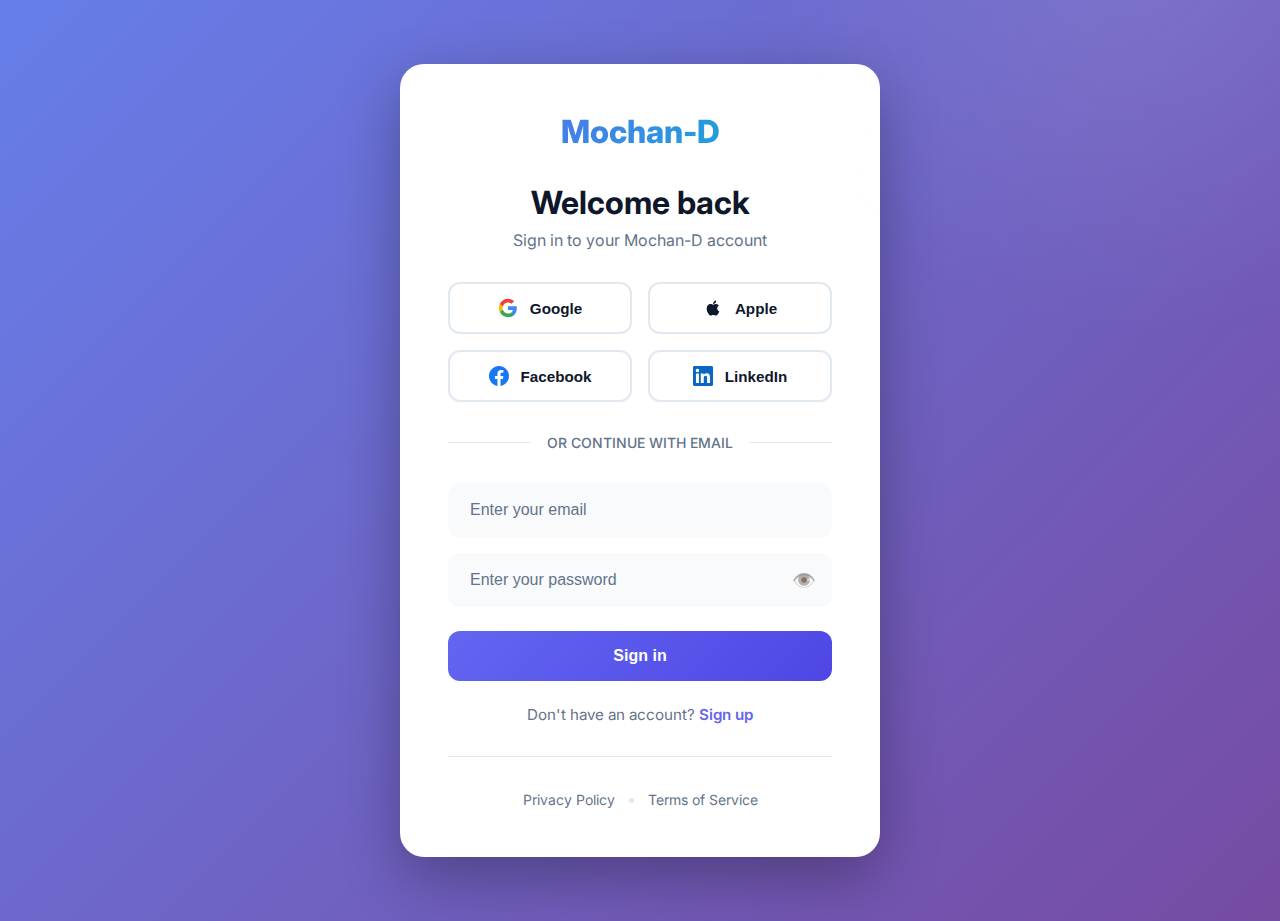
<file: login.html>
<!DOCTYPE html>
<html lang="en">
<head>
    <meta charset="UTF-8">
    <meta name="viewport" content="width=device-width, initial-scale=1.0">
    <title>Sign In - Mochan-D</title>
    <link rel="stylesheet" href="login.css">
    <link href="https://fonts.googleapis.com/css2?family=Inter:wght@300;400;500;600;700;800;900&display=swap" rel="stylesheet">
</head>
<body>
    <div class="login-container">
        <div class="login-card">
            <a href="index.html" style="text-decoration: none;">
                <div class="logo">Mochan-D</div>
            </a>
            
            <h1 class="welcome-title">Welcome back</h1>
            <p class="welcome-subtitle">Sign in to your Mochan-D account</p>
            
            <!-- Social Login Buttons -->
            <div class="social-buttons">
                <button class="social-btn google-btn">
                    <svg width="20" height="20" viewBox="0 0 24 24">
                        <path fill="#4285F4" d="M22.56 12.25c0-.78-.07-1.53-.2-2.25H12v4.26h5.92c-.26 1.37-1.04 2.53-2.21 3.31v2.77h3.57c2.08-1.92 3.28-4.74 3.28-8.09z"/>
                        <path fill="#34A853" d="M12 23c2.97 0 5.46-.98 7.28-2.66l-3.57-2.77c-.98.66-2.23 1.06-3.71 1.06-2.86 0-5.29-1.93-6.16-4.53H2.18v2.84C3.99 20.53 7.7 23 12 23z"/>
                        <path fill="#FBBC05" d="M5.84 14.09c-.22-.66-.35-1.36-.35-2.09s.13-1.43.35-2.09V7.07H2.18C1.43 8.55 1 10.22 1 12s.43 3.45 1.18 4.93l2.85-2.22.81-.62z"/>
                        <path fill="#EA4335" d="M12 5.38c1.62 0 3.06.56 4.21 1.64l3.15-3.15C17.45 2.09 14.97 1 12 1 7.7 1 3.99 3.47 2.18 7.07l3.66 2.84c.87-2.6 3.3-4.53 6.16-4.53z"/>
                    </svg>
                    <span>Google</span>
                </button>
                
                <button class="social-btn apple-btn">
                    <svg width="20" height="20" viewBox="0 0 24 24" fill="currentColor">
                        <path d="M17.05 20.28c-.98.95-2.05.88-3.08.4-1.09-.5-2.08-.48-3.24 0-1.44.62-2.2.44-3.06-.4C2.79 15.25 3.51 7.59 9.05 7.31c1.35.07 2.29.74 3.08.8 1.18-.24 2.31-.93 3.57-.84 1.51.12 2.65.72 3.4 1.8-3.12 1.87-2.38 5.98.48 7.13-.57 1.5-1.31 2.99-2.54 4.09l.01-.01zM12.03 7.25c-.15-2.23 1.66-4.07 3.74-4.25.29 2.58-2.34 4.5-3.74 4.25z"/>
                    </svg>
                    <span>Apple</span>
                </button>
            </div>
            
            <div class="social-buttons">
                <button class="social-btn facebook-btn">
                    <svg width="20" height="20" viewBox="0 0 24 24" fill="#1877F2">
                        <path d="M24 12.073c0-6.627-5.373-12-12-12s-12 5.373-12 12c0 5.99 4.388 10.954 10.125 11.854v-8.385H7.078v-3.47h3.047V9.43c0-3.007 1.792-4.669 4.533-4.669 1.312 0 2.686.235 2.686.235v2.953H15.83c-1.491 0-1.956.925-1.956 1.874v2.25h3.328l-.532 3.47h-2.796v8.385C19.612 23.027 24 18.062 24 12.073z"/>
                    </svg>
                    <span>Facebook</span>
                </button>
                
                <button class="social-btn linkedin-btn">
                    <svg width="20" height="20" viewBox="0 0 24 24" fill="#0A66C2">
                        <path d="M20.447 20.452h-3.554v-5.569c0-1.328-.027-3.037-1.852-3.037-1.853 0-2.136 1.445-2.136 2.939v5.667H9.351V9h3.414v1.561h.046c.477-.9 1.637-1.85 3.37-1.85 3.601 0 4.267 2.37 4.267 5.455v6.286zM5.337 7.433c-1.144 0-2.063-.926-2.063-2.065 0-1.138.92-2.063 2.063-2.063 1.14 0 2.064.925 2.064 2.063 0 1.139-.925 2.065-2.064 2.065zm1.782 13.019H3.555V9h3.564v11.452zM22.225 0H1.771C.792 0 0 .774 0 1.729v20.542C0 23.227.792 24 1.771 24h20.451C23.2 24 24 23.227 24 22.271V1.729C24 .774 23.2 0 22.222 0h.003z"/>
                    </svg>
                    <span>LinkedIn</span>
                </button>
            </div>
            
            <!-- Divider -->
            <div class="divider">
                <span>OR CONTINUE WITH EMAIL</span>
            </div>
            
            <!-- Email/Password Form -->
            <form class="login-form" id="loginForm">
                <div class="form-group">
                    <input type="email" id="email" placeholder="Enter your email" required>
                </div>
                
                <div class="form-group">
                    <input type="password" id="password" placeholder="Enter your password" required>
                </div>
                
                <button type="submit" class="signin-btn">Sign in</button>
            </form>
            
            <!-- Sign Up Link -->
            <p class="signup-text">
                Don't have an account? <a href="#" id="signupLink">Sign up</a>
            </p>
            
            <!-- Footer Links -->
            <div class="footer-links">
                <a href="#">Privacy Policy</a>
                <span class="separator">•</span>
                <a href="#">Terms of Service</a>
            </div>
        </div>
        
        <!-- Decorative Background -->
        <div class="bg-decoration"></div>
    </div>
    
    <script src="login.js"></script>
</body>
</html>
</file>
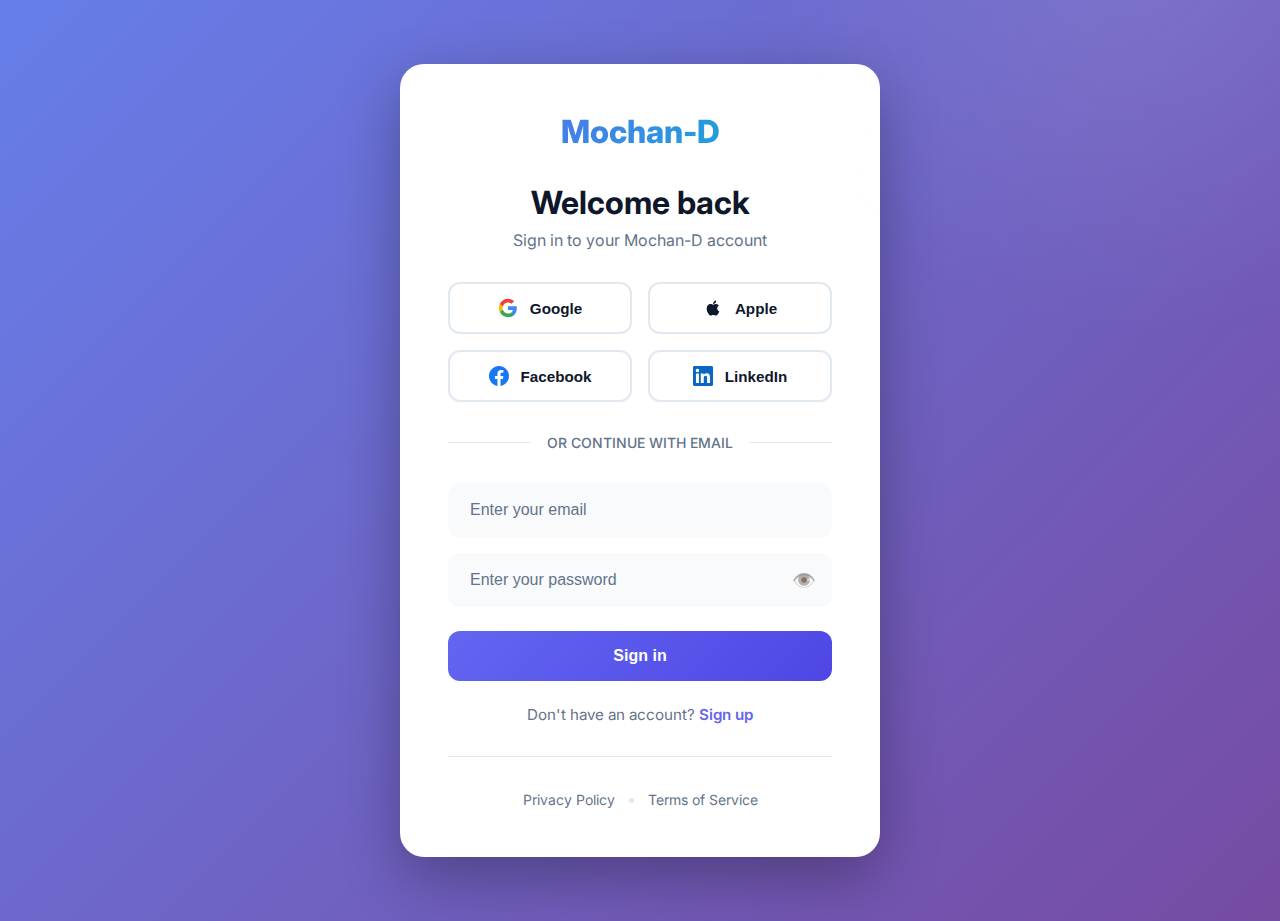
<file: orders.html>
<!DOCTYPE html>
<html lang="en">
<head>
    <meta charset="UTF-8">
    <meta name="viewport" content="width=device-width, initial-scale=1.0">
    <title>Orders - Mochan-D</title>
    <link rel="stylesheet" href="dashboard.css">
    <link rel="stylesheet" href="orders.css">
    <link href="https://fonts.googleapis.com/css2?family=Inter:wght@300;400;500;600;700;800;900&display=swap" rel="stylesheet">
</head>
<body>
    <!-- Sidebar -->
    <aside class="sidebar">
        <div class="sidebar-header">
            <div class="logo">Mochan-D</div>
        </div>
        
        <nav class="sidebar-nav">
            <a href="dashboard.html" class="nav-item">
                <span class="icon">📊</span>
                <span>Analytics</span>
            </a>
            <a href="chats.html" class="nav-item">
                <span class="icon">💬</span>
                <span>Conversations</span>
            </a>
            <a href="#" class="nav-item">
                <span class="icon">📢</span>
                <span>Campaigns</span>
            </a>
            <a href="#" class="nav-item">
                <span class="icon">🤖</span>
                <span>Bots</span>
            </a>
            <a href="inventory.html" class="nav-item">
                <span class="icon">📦</span>
                <span>Products</span>
            </a>
            <a href="orders.html" class="nav-item active">
                <span class="icon">🛒</span>
                <span>Orders</span>
            </a>
            <a href="#" class="nav-item">
                <span class="icon">👥</span>
                <span>Contacts</span>
            </a>
            <a href="#" class="nav-item">
                <span class="icon">⚙️</span>
                <span>Settings</span>
            </a>
        </nav>
        
        <div class="sidebar-footer">
            <div class="user-profile">
                <div class="user-avatar">U</div>
                <div class="user-info">
                    <div class="user-name">User Name</div>
                    <div class="user-email">user@email.com</div>
                </div>
            </div>
            <button class="logout-btn" onclick="handleLogout()">Logout</button>
        </div>
    </aside>

    <!-- Main Content -->
    <main class="main-content">
        <!-- Top Bar -->
        <header class="top-bar">
            <div class="page-title">
                <h1>Orders Management</h1>
                <p>Manage and track all your customer orders</p>
            </div>
            
            <div class="top-bar-actions">
                <button class="btn-outline" onclick="refreshOrders()">
                    <span>🔄</span>
                    Refresh
                </button>
                <div class="auto-refresh-toggle">
                    <label class="toggle-switch">
                        <input type="checkbox" id="autoRefresh" checked>
                        <span class="slider"></span>
                    </label>
                    <span class="toggle-label">Auto-Refresh ON</span>
                </div>
            </div>
        </header>

        <!-- Stats Grid -->
        <section class="stats-grid">
            <div class="stat-card">
                <div class="stat-header">
                    <span class="stat-label">Total Orders</span>
                    <span class="stat-icon">📋</span>
                </div>
                <div class="stat-value">0</div>
                <div class="stat-description">All orders in system</div>
            </div>

            <div class="stat-card">
                <div class="stat-header">
                    <span class="stat-label">Paid Orders</span>
                    <span class="stat-icon">✅</span>
                </div>
                <div class="stat-value">0</div>
                <div class="stat-description">Successfully paid</div>
            </div>

            <div class="stat-card warning">
                <div class="stat-header">
                    <span class="stat-label">Pending</span>
                    <span class="stat-icon">⏳</span>
                </div>
                <div class="stat-value">0</div>
                <div class="stat-description">Awaiting processing</div>
            </div>

            <div class="stat-card success">
                <div class="stat-header">
                    <span class="stat-label">Total Revenue</span>
                    <span class="stat-icon">💰</span>
                </div>
                <div class="stat-value">$0.00</div>
                <div class="stat-description">From paid orders</div>
            </div>
        </section>

        <!-- Quick Stats Row -->
        <section class="quick-stats">
            <div class="quick-stat-item">
                <div class="quick-stat-value">0</div>
                <div class="quick-stat-label">Total Orders</div>
            </div>
            <div class="quick-stat-item">
                <div class="quick-stat-value">0</div>
                <div class="quick-stat-label">Paid</div>
            </div>
            <div class="quick-stat-item">
                <div class="quick-stat-value">0</div>
                <div class="quick-stat-label">Pending</div>
            </div>
            <div class="quick-stat-item">
                <div class="quick-stat-value">$0.00</div>
                <div class="quick-stat-label">Revenue</div>
            </div>
        </section>

        <!-- Orders Section -->
        <section class="orders-section">
            <div class="section-header">
                <div>
                    <h3>Orders List</h3>
                    <p id="ordersCount">0 order(s) found</p>
                </div>
                <div class="section-actions">
                    <div class="search-box">
                        <span class="search-icon">🔍</span>
                        <input type="text" placeholder="Search orders..." id="searchOrders">
                    </div>
                    <select class="filter-select" id="dateFilter">
                        <option value="all">All Time</option>
                        <option value="today">Today</option>
                        <option value="week">This Week</option>
                        <option value="month">This Month</option>
                    </select>
                </div>
            </div>

            <!-- Order Status Tabs -->
            <div class="order-tabs">
                <button class="tab-btn active" data-status="all">All Orders</button>
                <button class="tab-btn" data-status="draft">Draft</button>
                <button class="tab-btn" data-status="confirmed">Confirmed</button>
                <button class="tab-btn" data-status="paid">Paid</button>
                <button class="tab-btn" data-status="shipped">Shipped</button>
                <button class="tab-btn" data-status="cancelled">Cancelled</button>
            </div>

            <!-- Orders Table -->
            <div class="table-container">
                <table class="orders-table">
                    <thead>
                        <tr>
                            <th><input type="checkbox" id="selectAll"></th>
                            <th>Order ID</th>
                            <th>Customer</th>
                            <th>Products</th>
                            <th>Total</th>
                            <th>Status</th>
                            <th>Date</th>
                            <th>Actions</th>
                        </tr>
                    </thead>
                    <tbody id="ordersTableBody">
                        <tr class="loading-row">
                            <td colspan="8">
                                <div class="loading-state">
                                    <div class="spinner"></div>
                                    <p>Loading orders...</p>
                                </div>
                            </td>
                        </tr>
                    </tbody>
                </table>
            </div>

            <!-- Pagination -->
            <div class="pagination">
                <button class="page-btn" disabled>Previous</button>
                <div class="page-numbers">
                    <button class="page-btn active">1</button>
                    <button class="page-btn">2</button>
                    <button class="page-btn">3</button>
                </div>
                <button class="page-btn">Next</button>
            </div>
        </section>
    </main>

    <!-- Order Details Modal -->
    <div class="modal" id="orderDetailsModal">
        <div class="modal-content large">
            <div class="modal-header">
                <h3>Order Details</h3>
                <button class="close-modal" onclick="closeModal('orderDetailsModal')">✕</button>
            </div>
            <div class="modal-body" id="orderDetailsBody">
                <!-- Order details will be loaded here -->
            </div>
        </div>
    </div>

    <script src="orders.js"></script>
</body>
</html>
</file>
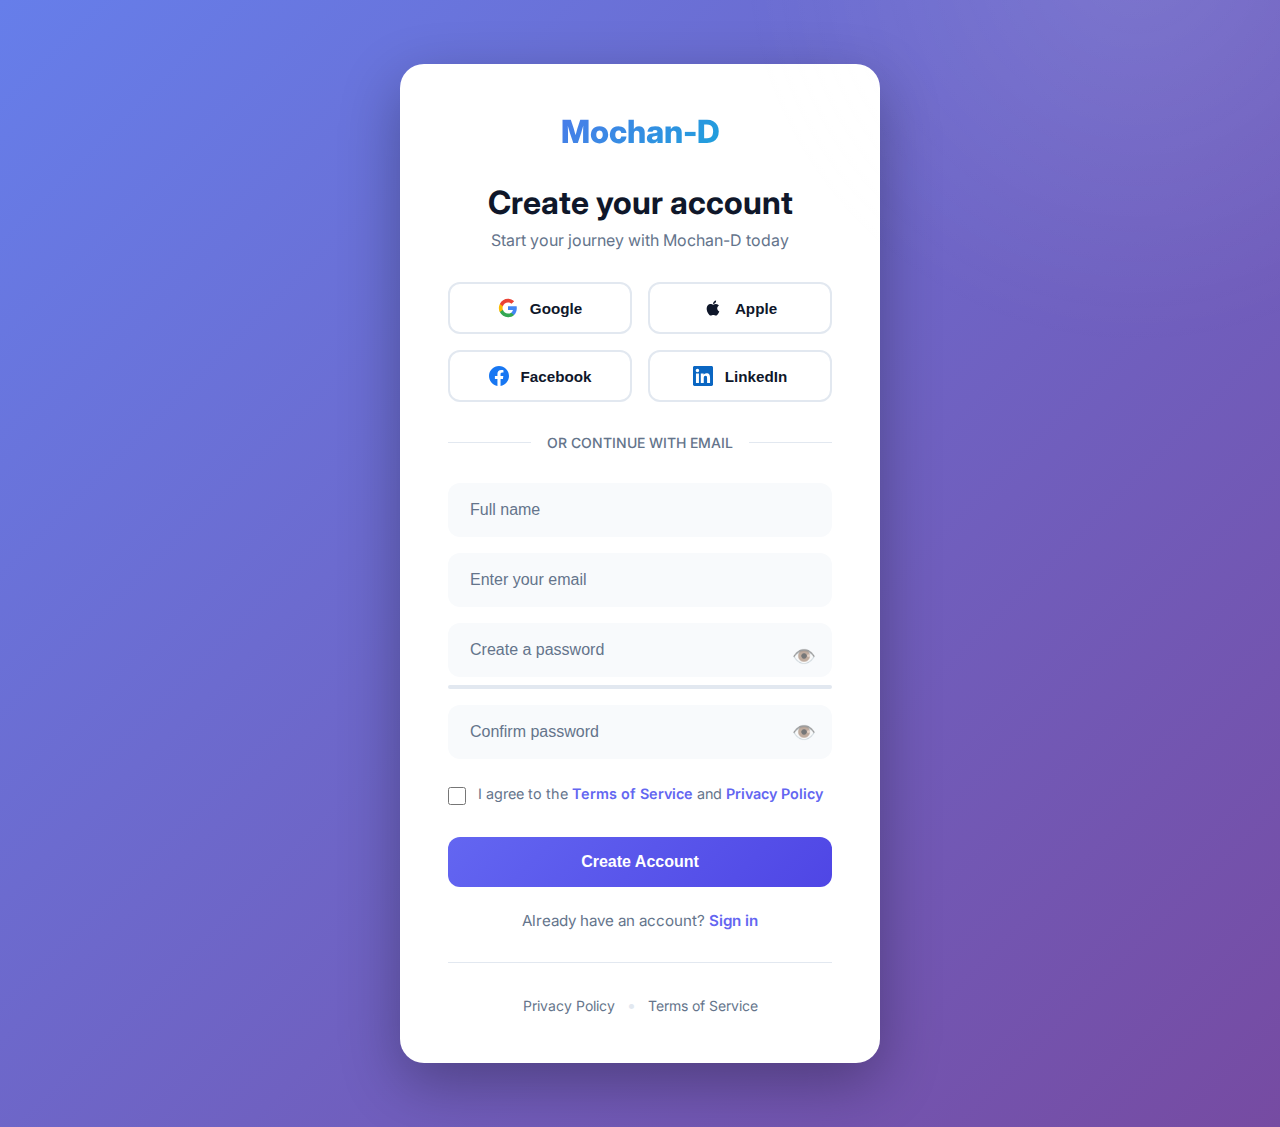
<file: signup.html>
<!DOCTYPE html>
<html lang="en">
<head>
    <meta charset="UTF-8">
    <meta name="viewport" content="width=device-width, initial-scale=1.0">
    <title>Sign Up - Mochan-D</title>
    <link rel="stylesheet" href="login.css">
    <link href="https://fonts.googleapis.com/css2?family=Inter:wght@300;400;500;600;700;800;900&display=swap" rel="stylesheet">
</head>
<body>
    <div class="login-container">
        <div class="login-card">
            <a href="index.html" style="text-decoration: none;">
                <div class="logo">Mochan-D</div>
            </a>
            
            <h1 class="welcome-title">Create your account</h1>
            <p class="welcome-subtitle">Start your journey with Mochan-D today</p>
            
            <!-- Social Login Buttons -->
            <div class="social-buttons">
                <button class="social-btn google-btn">
                    <svg width="20" height="20" viewBox="0 0 24 24">
                        <path fill="#4285F4" d="M22.56 12.25c0-.78-.07-1.53-.2-2.25H12v4.26h5.92c-.26 1.37-1.04 2.53-2.21 3.31v2.77h3.57c2.08-1.92 3.28-4.74 3.28-8.09z"/>
                        <path fill="#34A853" d="M12 23c2.97 0 5.46-.98 7.28-2.66l-3.57-2.77c-.98.66-2.23 1.06-3.71 1.06-2.86 0-5.29-1.93-6.16-4.53H2.18v2.84C3.99 20.53 7.7 23 12 23z"/>
                        <path fill="#FBBC05" d="M5.84 14.09c-.22-.66-.35-1.36-.35-2.09s.13-1.43.35-2.09V7.07H2.18C1.43 8.55 1 10.22 1 12s.43 3.45 1.18 4.93l2.85-2.22.81-.62z"/>
                        <path fill="#EA4335" d="M12 5.38c1.62 0 3.06.56 4.21 1.64l3.15-3.15C17.45 2.09 14.97 1 12 1 7.7 1 3.99 3.47 2.18 7.07l3.66 2.84c.87-2.6 3.3-4.53 6.16-4.53z"/>
                    </svg>
                    <span>Google</span>
                </button>
                
                <button class="social-btn apple-btn">
                    <svg width="20" height="20" viewBox="0 0 24 24" fill="currentColor">
                        <path d="M17.05 20.28c-.98.95-2.05.88-3.08.4-1.09-.5-2.08-.48-3.24 0-1.44.62-2.2.44-3.06-.4C2.79 15.25 3.51 7.59 9.05 7.31c1.35.07 2.29.74 3.08.8 1.18-.24 2.31-.93 3.57-.84 1.51.12 2.65.72 3.4 1.8-3.12 1.87-2.38 5.98.48 7.13-.57 1.5-1.31 2.99-2.54 4.09l.01-.01zM12.03 7.25c-.15-2.23 1.66-4.07 3.74-4.25.29 2.58-2.34 4.5-3.74 4.25z"/>
                    </svg>
                    <span>Apple</span>
                </button>
            </div>
            
            <div class="social-buttons">
                <button class="social-btn facebook-btn">
                    <svg width="20" height="20" viewBox="0 0 24 24" fill="#1877F2">
                        <path d="M24 12.073c0-6.627-5.373-12-12-12s-12 5.373-12 12c0 5.99 4.388 10.954 10.125 11.854v-8.385H7.078v-3.47h3.047V9.43c0-3.007 1.792-4.669 4.533-4.669 1.312 0 2.686.235 2.686.235v2.953H15.83c-1.491 0-1.956.925-1.956 1.874v2.25h3.328l-.532 3.47h-2.796v8.385C19.612 23.027 24 18.062 24 12.073z"/>
                    </svg>
                    <span>Facebook</span>
                </button>
                
                <button class="social-btn linkedin-btn">
                    <svg width="20" height="20" viewBox="0 0 24 24" fill="#0A66C2">
                        <path d="M20.447 20.452h-3.554v-5.569c0-1.328-.027-3.037-1.852-3.037-1.853 0-2.136 1.445-2.136 2.939v5.667H9.351V9h3.414v1.561h.046c.477-.9 1.637-1.85 3.37-1.85 3.601 0 4.267 2.37 4.267 5.455v6.286zM5.337 7.433c-1.144 0-2.063-.926-2.063-2.065 0-1.138.92-2.063 2.063-2.063 1.14 0 2.064.925 2.064 2.063 0 1.139-.925 2.065-2.064 2.065zm1.782 13.019H3.555V9h3.564v11.452zM22.225 0H1.771C.792 0 0 .774 0 1.729v20.542C0 23.227.792 24 1.771 24h20.451C23.2 24 24 23.227 24 22.271V1.729C24 .774 23.2 0 22.222 0h.003z"/>
                    </svg>
                    <span>LinkedIn</span>
                </button>
            </div>
            
            <!-- Divider -->
            <div class="divider">
                <span>OR CONTINUE WITH EMAIL</span>
            </div>
            
            <!-- Email/Password Form -->
            <form class="login-form" id="signupForm">
                <div class="form-group">
                    <input type="text" id="fullname" placeholder="Full name" required>
                </div>
                
                <div class="form-group">
                    <input type="email" id="email" placeholder="Enter your email" required>
                </div>
                
                <div class="form-group">
                    <input type="password" id="password" placeholder="Create a password" required>
                </div>
                
                <div class="form-group">
                    <input type="password" id="confirmPassword" placeholder="Confirm password" required>
                </div>
                
                <div class="checkbox-group">
                    <label class="checkbox-label">
                        <input type="checkbox" id="terms" required>
                        <span>I agree to the <a href="#">Terms of Service</a> and <a href="#">Privacy Policy</a></span>
                    </label>
                </div>
                
                <button type="submit" class="signin-btn">Create Account</button>
            </form>
            
            <!-- Sign In Link -->
            <p class="signup-text">
                Already have an account? <a href="login.html">Sign in</a>
            </p>
            
            <!-- Footer Links -->
            <div class="footer-links">
                <a href="#">Privacy Policy</a>
                <span class="separator">•</span>
                <a href="#">Terms of Service</a>
            </div>
        </div>
        
        <!-- Decorative Background -->
        <div class="bg-decoration"></div>
    </div>
    
    <script src="signup.js"></script>
</body>
</html>
</file>
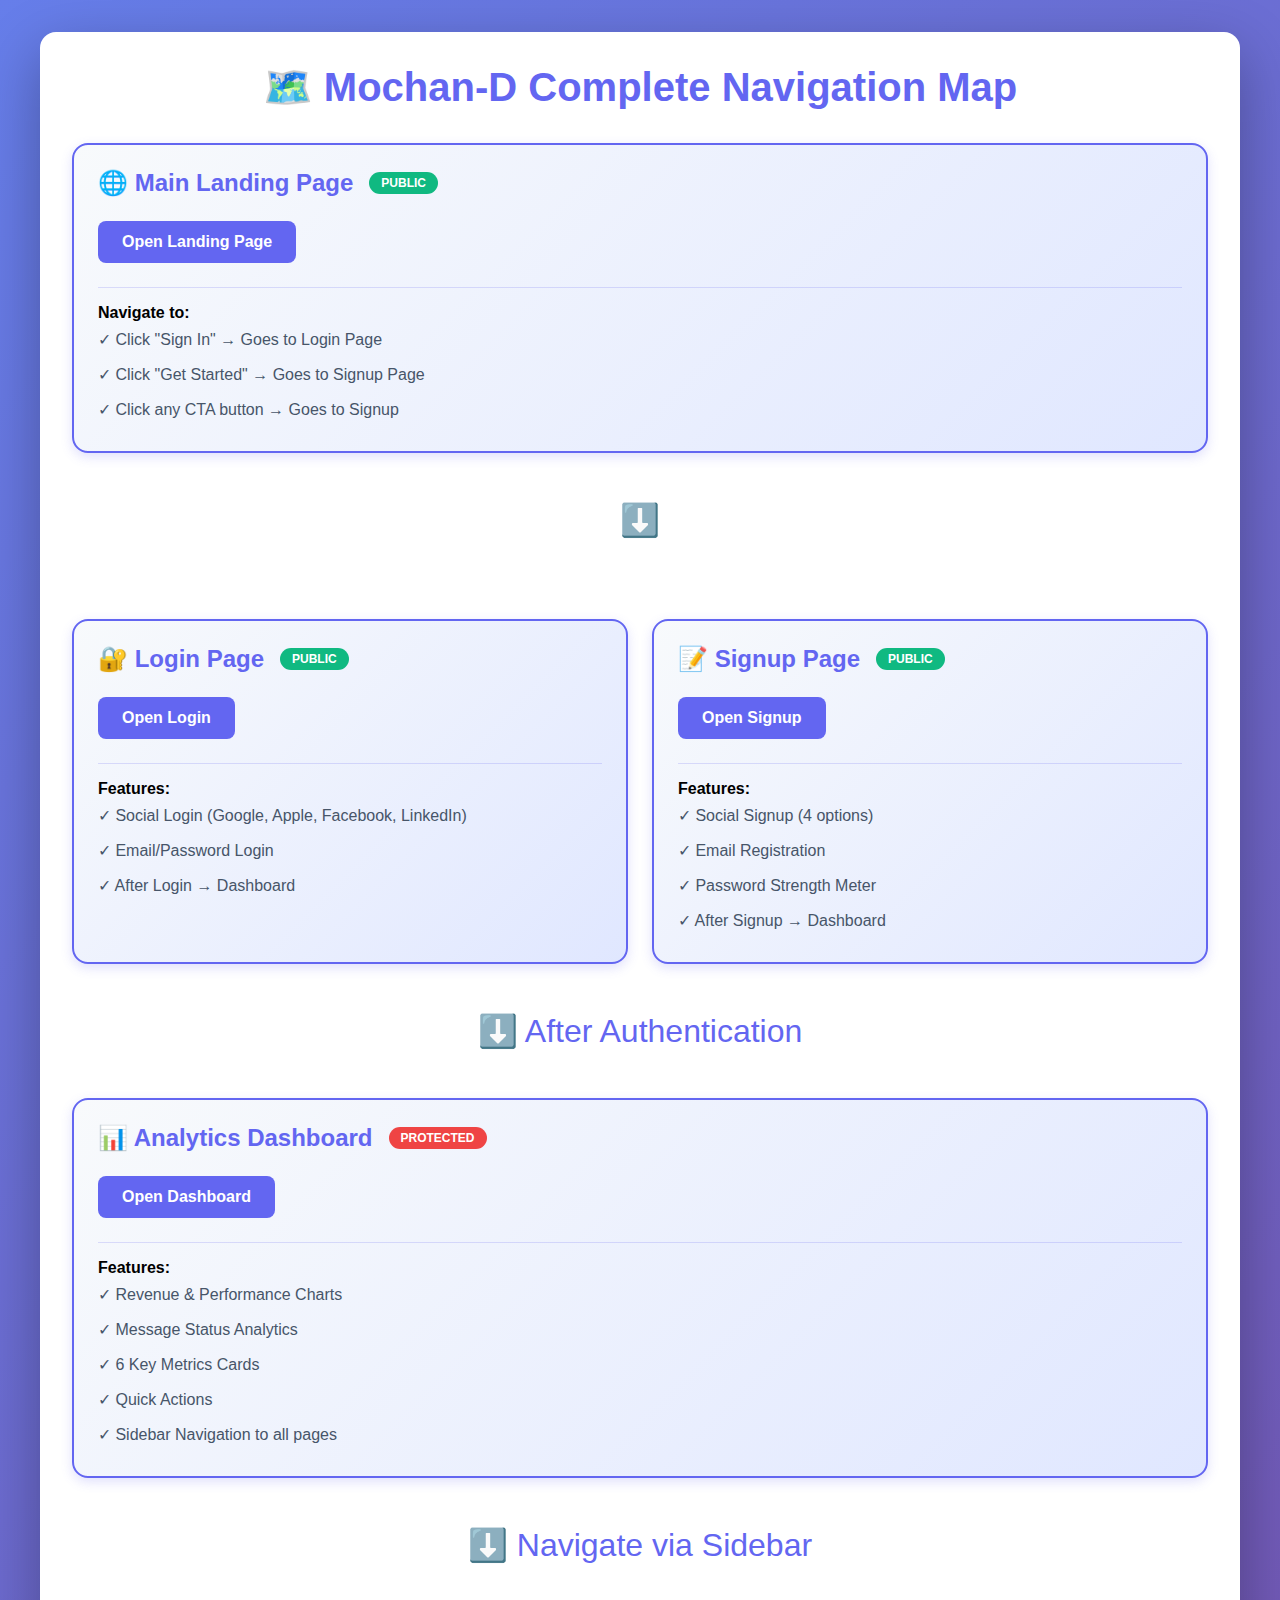
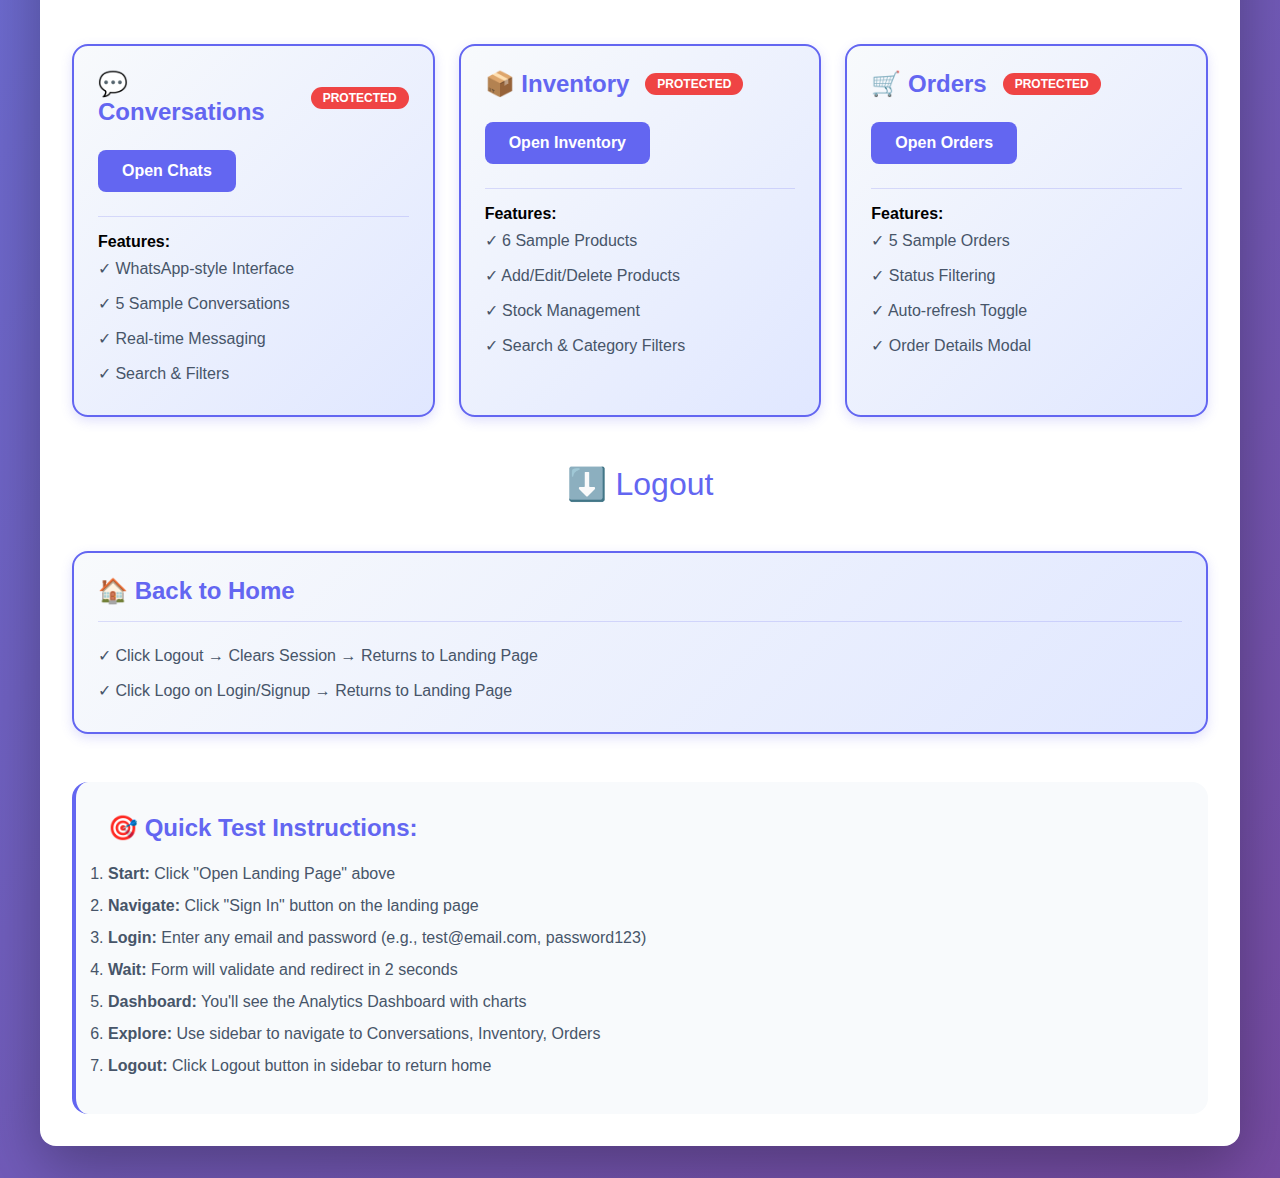
<file: site-map.html>
<!DOCTYPE html>
<html lang="en">
<head>
    <meta charset="UTF-8">
    <meta name="viewport" content="width=device-width, initial-scale=1.0">
    <title>Mochan-D Site Map</title>
    <style>
        * { margin: 0; padding: 0; box-sizing: border-box; }
        body {
            font-family: 'Segoe UI', Tahoma, Geneva, Verdana, sans-serif;
            background: linear-gradient(135deg, #667eea 0%, #764ba2 100%);
            padding: 2rem;
            min-height: 100vh;
        }
        .container {
            max-width: 1200px;
            margin: 0 auto;
            background: white;
            border-radius: 1rem;
            padding: 2rem;
            box-shadow: 0 20px 60px rgba(0,0,0,0.3);
        }
        h1 {
            text-align: center;
            color: #6366f1;
            margin-bottom: 2rem;
            font-size: 2.5rem;
        }
        .flow-diagram {
            display: flex;
            flex-direction: column;
            gap: 2rem;
        }
        .page-card {
            background: linear-gradient(135deg, #f8fafc 0%, #e0e7ff 100%);
            padding: 1.5rem;
            border-radius: 1rem;
            border: 2px solid #6366f1;
            box-shadow: 0 4px 12px rgba(99, 102, 241, 0.2);
        }
        .page-title {
            font-size: 1.5rem;
            font-weight: 700;
            color: #6366f1;
            margin-bottom: 1rem;
            display: flex;
            align-items: center;
            gap: 0.5rem;
        }
        .page-link {
            display: inline-block;
            padding: 0.75rem 1.5rem;
            background: #6366f1;
            color: white;
            text-decoration: none;
            border-radius: 0.5rem;
            margin: 0.5rem 0.5rem 0.5rem 0;
            font-weight: 600;
            transition: all 0.3s ease;
        }
        .page-link:hover {
            background: #4f46e5;
            transform: translateY(-2px);
            box-shadow: 0 4px 12px rgba(99, 102, 241, 0.4);
        }
        .features {
            margin-top: 1rem;
            padding-top: 1rem;
            border-top: 1px solid rgba(99, 102, 241, 0.2);
        }
        .feature-item {
            padding: 0.5rem 0;
            color: #475569;
        }
        .arrow {
            text-align: center;
            font-size: 2rem;
            color: #6366f1;
            margin: 1rem 0;
        }
        .grid {
            display: grid;
            grid-template-columns: repeat(auto-fit, minmax(300px, 1fr));
            gap: 1.5rem;
            margin-top: 2rem;
        }
        .badge {
            display: inline-block;
            padding: 0.25rem 0.75rem;
            background: #10b981;
            color: white;
            border-radius: 1rem;
            font-size: 0.75rem;
            font-weight: 600;
            margin-left: 0.5rem;
        }
        .badge.protected {
            background: #ef4444;
        }
    </style>
</head>
<body>
    <div class="container">
        <h1>🗺️ Mochan-D Complete Navigation Map</h1>
        
        <div class="flow-diagram">
            <!-- Landing Page -->
            <div class="page-card">
                <div class="page-title">
                    🌐 Main Landing Page <span class="badge">PUBLIC</span>
                </div>
                <a href="index.html" class="page-link" target="_blank">Open Landing Page</a>
                <div class="features">
                    <strong>Navigate to:</strong>
                    <div class="feature-item">✓ Click "Sign In" → Goes to Login Page</div>
                    <div class="feature-item">✓ Click "Get Started" → Goes to Signup Page</div>
                    <div class="feature-item">✓ Click any CTA button → Goes to Signup</div>
                </div>
            </div>

            <div class="arrow">⬇️</div>

            <!-- Auth Pages -->
            <div class="grid">
                <div class="page-card">
                    <div class="page-title">🔐 Login Page <span class="badge">PUBLIC</span></div>
                    <a href="login.html" class="page-link" target="_blank">Open Login</a>
                    <div class="features">
                        <strong>Features:</strong>
                        <div class="feature-item">✓ Social Login (Google, Apple, Facebook, LinkedIn)</div>
                        <div class="feature-item">✓ Email/Password Login</div>
                        <div class="feature-item">✓ After Login → Dashboard</div>
                    </div>
                </div>

                <div class="page-card">
                    <div class="page-title">📝 Signup Page <span class="badge">PUBLIC</span></div>
                    <a href="signup.html" class="page-link" target="_blank">Open Signup</a>
                    <div class="features">
                        <strong>Features:</strong>
                        <div class="feature-item">✓ Social Signup (4 options)</div>
                        <div class="feature-item">✓ Email Registration</div>
                        <div class="feature-item">✓ Password Strength Meter</div>
                        <div class="feature-item">✓ After Signup → Dashboard</div>
                    </div>
                </div>
            </div>

            <div class="arrow">⬇️ After Authentication</div>

            <!-- Dashboard -->
            <div class="page-card">
                <div class="page-title">📊 Analytics Dashboard <span class="badge protected">PROTECTED</span></div>
                <a href="dashboard.html" class="page-link" target="_blank">Open Dashboard</a>
                <div class="features">
                    <strong>Features:</strong>
                    <div class="feature-item">✓ Revenue & Performance Charts</div>
                    <div class="feature-item">✓ Message Status Analytics</div>
                    <div class="feature-item">✓ 6 Key Metrics Cards</div>
                    <div class="feature-item">✓ Quick Actions</div>
                    <div class="feature-item">✓ Sidebar Navigation to all pages</div>
                </div>
            </div>

            <div class="arrow">⬇️ Navigate via Sidebar</div>

            <!-- Dashboard Pages -->
            <div class="grid">
                <div class="page-card">
                    <div class="page-title">💬 Conversations <span class="badge protected">PROTECTED</span></div>
                    <a href="chats.html" class="page-link" target="_blank">Open Chats</a>
                    <div class="features">
                        <strong>Features:</strong>
                        <div class="feature-item">✓ WhatsApp-style Interface</div>
                        <div class="feature-item">✓ 5 Sample Conversations</div>
                        <div class="feature-item">✓ Real-time Messaging</div>
                        <div class="feature-item">✓ Search & Filters</div>
                    </div>
                </div>

                <div class="page-card">
                    <div class="page-title">📦 Inventory <span class="badge protected">PROTECTED</span></div>
                    <a href="inventory.html" class="page-link" target="_blank">Open Inventory</a>
                    <div class="features">
                        <strong>Features:</strong>
                        <div class="feature-item">✓ 6 Sample Products</div>
                        <div class="feature-item">✓ Add/Edit/Delete Products</div>
                        <div class="feature-item">✓ Stock Management</div>
                        <div class="feature-item">✓ Search & Category Filters</div>
                    </div>
                </div>

                <div class="page-card">
                    <div class="page-title">🛒 Orders <span class="badge protected">PROTECTED</span></div>
                    <a href="orders.html" class="page-link" target="_blank">Open Orders</a>
                    <div class="features">
                        <strong>Features:</strong>
                        <div class="feature-item">✓ 5 Sample Orders</div>
                        <div class="feature-item">✓ Status Filtering</div>
                        <div class="feature-item">✓ Auto-refresh Toggle</div>
                        <div class="feature-item">✓ Order Details Modal</div>
                    </div>
                </div>
            </div>

            <div class="arrow">⬇️ Logout</div>

            <!-- Back to Home -->
            <div class="page-card">
                <div class="page-title">🏠 Back to Home</div>
                <div class="features">
                    <div class="feature-item">✓ Click Logout → Clears Session → Returns to Landing Page</div>
                    <div class="feature-item">✓ Click Logo on Login/Signup → Returns to Landing Page</div>
                </div>
            </div>
        </div>

        <div style="margin-top: 3rem; padding: 2rem; background: #f8fafc; border-radius: 1rem; border-left: 4px solid #6366f1;">
            <h2 style="color: #6366f1; margin-bottom: 1rem;">🎯 Quick Test Instructions:</h2>
            <ol style="color: #475569; line-height: 2;">
                <li><strong>Start:</strong> Click "Open Landing Page" above</li>
                <li><strong>Navigate:</strong> Click "Sign In" button on the landing page</li>
                <li><strong>Login:</strong> Enter any email and password (e.g., test@email.com, password123)</li>
                <li><strong>Wait:</strong> Form will validate and redirect in 2 seconds</li>
                <li><strong>Dashboard:</strong> You'll see the Analytics Dashboard with charts</li>
                <li><strong>Explore:</strong> Use sidebar to navigate to Conversations, Inventory, Orders</li>
                <li><strong>Logout:</strong> Click Logout button in sidebar to return home</li>
            </ol>
        </div>
    </div>
</body>
</html>
</file>
<file: dashboard.css>
* {
    margin: 0;
    padding: 0;
    box-sizing: border-box;
}

:root {
    --primary-color: #6366f1;
    --primary-dark: #4f46e5;
    --secondary-color: #06b6d4;
    --success-color: #10b981;
    --danger-color: #ef4444;
    --warning-color: #f59e0b;
    --text-dark: #0f172a;
    --text-gray: #64748b;
    --text-light: #94a3b8;
    --bg-white: #ffffff;
    --bg-gray: #f8fafc;
    --bg-dark: #1e293b;
    --border-color: #e2e8f0;
    --sidebar-width: 260px;
}

body {
    font-family: 'Inter', -apple-system, BlinkMacSystemFont, 'Segoe UI', Roboto, sans-serif;
    background: var(--bg-gray);
    color: var(--text-dark);
    display: flex;
    min-height: 100vh;
}

/* Sidebar */
.sidebar {
    width: var(--sidebar-width);
    background: white;
    border-right: 1px solid var(--border-color);
    display: flex;
    flex-direction: column;
    position: fixed;
    left: 0;
    top: 0;
    height: 100vh;
    z-index: 100;
    transition: transform 0.3s ease;
}

.sidebar-header {
    padding: 2rem 1.5rem;
    border-bottom: 1px solid var(--border-color);
}

.logo {
    font-size: 1.5rem;
    font-weight: 800;
    background: linear-gradient(135deg, var(--primary-color) 0%, var(--secondary-color) 100%);
    -webkit-background-clip: text;
    -webkit-text-fill-color: transparent;
    background-clip: text;
    cursor: pointer;
}

.sidebar-nav {
    flex: 1;
    padding: 1rem 0;
    overflow-y: auto;
}

.nav-item {
    display: flex;
    align-items: center;
    gap: 0.75rem;
    padding: 0.875rem 1.5rem;
    color: var(--text-gray);
    text-decoration: none;
    transition: all 0.3s ease;
    border-left: 3px solid transparent;
}

.nav-item:hover {
    background: var(--bg-gray);
    color: var(--text-dark);
}

.nav-item.active {
    background: rgba(99, 102, 241, 0.1);
    color: var(--primary-color);
    border-left-color: var(--primary-color);
    font-weight: 600;
}

.nav-item .icon {
    font-size: 1.25rem;
}

.sidebar-footer {
    padding: 1.5rem;
    border-top: 1px solid var(--border-color);
}

.user-profile {
    display: flex;
    align-items: center;
    gap: 0.75rem;
    margin-bottom: 1rem;
}

.user-avatar {
    width: 40px;
    height: 40px;
    border-radius: 50%;
    background: linear-gradient(135deg, var(--primary-color) 0%, var(--secondary-color) 100%);
    display: flex;
    align-items: center;
    justify-content: center;
    color: white;
    font-weight: 700;
}

.user-info {
    flex: 1;
}

.user-name {
    font-weight: 600;
    font-size: 0.9rem;
    color: var(--text-dark);
}

.user-email {
    font-size: 0.8rem;
    color: var(--text-gray);
}

.logout-btn {
    width: 100%;
    padding: 0.75rem;
    background: transparent;
    border: 1px solid var(--border-color);
    border-radius: 0.5rem;
    color: var(--text-gray);
    font-weight: 600;
    cursor: pointer;
    transition: all 0.3s ease;
}

.logout-btn:hover {
    background: var(--danger-color);
    color: white;
    border-color: var(--danger-color);
}

/* Main Content */
.main-content {
    flex: 1;
    margin-left: var(--sidebar-width);
    padding: 2rem;
    overflow-y: auto;
}

/* Top Bar */
.top-bar {
    display: flex;
    justify-content: space-between;
    align-items: center;
    margin-bottom: 2rem;
    flex-wrap: wrap;
    gap: 1rem;
}

.page-title h1 {
    font-size: 2rem;
    font-weight: 800;
    color: var(--text-dark);
    margin-bottom: 0.25rem;
}

.page-title p {
    color: var(--text-gray);
    font-size: 0.95rem;
}

.top-bar-actions {
    display: flex;
    gap: 1rem;
}

.btn-secondary,
.btn-outline {
    display: flex;
    align-items: center;
    gap: 0.5rem;
    padding: 0.75rem 1.5rem;
    border-radius: 0.5rem;
    font-weight: 600;
    font-size: 0.9rem;
    cursor: pointer;
    transition: all 0.3s ease;
    border: none;
}

.btn-secondary {
    background: var(--primary-color);
    color: white;
}

.btn-secondary:hover {
    background: var(--primary-dark);
    transform: translateY(-2px);
}

.btn-outline {
    background: white;
    color: var(--text-dark);
    border: 1px solid var(--border-color);
}

.btn-outline:hover {
    border-color: var(--primary-color);
    color: var(--primary-color);
}

/* Stats Grid */
.stats-grid {
    display: grid;
    grid-template-columns: repeat(auto-fit, minmax(280px, 1fr));
    gap: 1.5rem;
    margin-bottom: 2rem;
}

.stat-card {
    background: white;
    border-radius: 1rem;
    padding: 1.5rem;
    border: 1px solid var(--border-color);
    transition: all 0.3s ease;
}

.stat-card:hover {
    transform: translateY(-4px);
    box-shadow: 0 10px 30px rgba(99, 102, 241, 0.15);
}

.stat-header {
    display: flex;
    justify-content: space-between;
    align-items: center;
    margin-bottom: 1rem;
}

.stat-label {
    font-size: 0.875rem;
    color: var(--text-gray);
    font-weight: 500;
}

.stat-icon {
    font-size: 1.5rem;
}

.stat-value {
    font-size: 2rem;
    font-weight: 800;
    color: var(--text-dark);
    margin-bottom: 0.5rem;
}

.stat-change {
    font-size: 0.875rem;
    display: flex;
    align-items: center;
    gap: 0.25rem;
}

.stat-change.positive {
    color: var(--success-color);
}

.stat-change.negative {
    color: var(--danger-color);
}

.stat-change .arrow {
    font-weight: 700;
}

.stat-badge {
    display: inline-block;
    padding: 0.25rem 0.75rem;
    background: rgba(99, 102, 241, 0.1);
    color: var(--primary-color);
    border-radius: 1rem;
    font-size: 0.75rem;
    font-weight: 600;
}

/* Charts Section */
.charts-section {
    display: grid;
    grid-template-columns: 2fr 1fr;
    gap: 1.5rem;
    margin-bottom: 2rem;
}

.chart-card {
    background: white;
    border-radius: 1rem;
    padding: 1.5rem;
    border: 1px solid var(--border-color);
}

.chart-card.large {
    grid-column: span 2;
}

.chart-header {
    display: flex;
    justify-content: space-between;
    align-items: flex-start;
    margin-bottom: 1.5rem;
    flex-wrap: wrap;
    gap: 1rem;
}

.chart-header h3 {
    font-size: 1.25rem;
    font-weight: 700;
    color: var(--text-dark);
    margin-bottom: 0.25rem;
}

.chart-header p {
    font-size: 0.875rem;
    color: var(--text-gray);
}

.chart-tabs {
    display: flex;
    gap: 0.5rem;
    background: var(--bg-gray);
    padding: 0.25rem;
    border-radius: 0.5rem;
}

.tab-btn {
    padding: 0.5rem 1rem;
    background: transparent;
    border: none;
    border-radius: 0.375rem;
    font-size: 0.875rem;
    font-weight: 600;
    color: var(--text-gray);
    cursor: pointer;
    transition: all 0.3s ease;
}

.tab-btn:hover {
    color: var(--text-dark);
}

.tab-btn.active {
    background: white;
    color: var(--primary-color);
    box-shadow: 0 2px 4px rgba(0, 0, 0, 0.05);
}

.chart-body {
    position: relative;
    height: 300px;
}

.donut-chart {
    display: flex;
    justify-content: center;
    align-items: center;
    height: 200px;
    margin-bottom: 1rem;
}

.message-stats {
    display: flex;
    flex-direction: column;
    gap: 0.75rem;
}

.message-stat-item {
    display: flex;
    align-items: center;
    gap: 0.75rem;
    padding: 0.75rem;
    background: var(--bg-gray);
    border-radius: 0.5rem;
}

.dot {
    width: 12px;
    height: 12px;
    border-radius: 50%;
}

.dot.read {
    background: var(--success-color);
}

.dot.delivered {
    background: var(--primary-color);
}

.dot.failed {
    background: var(--danger-color);
}

.message-stat-item .label {
    flex: 1;
    font-size: 0.875rem;
    color: var(--text-gray);
}

.message-stat-item .value {
    font-weight: 700;
    color: var(--text-dark);
}

/* Details Section */
.details-section {
    margin-bottom: 2rem;
}

.details-card {
    background: white;
    border-radius: 1rem;
    padding: 1.5rem;
    border: 1px solid var(--border-color);
}

.details-card h3 {
    font-size: 1.25rem;
    font-weight: 700;
    color: var(--text-dark);
    margin-bottom: 1.5rem;
}

.details-grid {
    display: grid;
    grid-template-columns: repeat(auto-fit, minmax(200px, 1fr));
    gap: 1.5rem;
}

.detail-item {
    display: flex;
    flex-direction: column;
    gap: 0.5rem;
}

.detail-label {
    font-size: 0.875rem;
    color: var(--text-gray);
    font-weight: 500;
}

.detail-value {
    font-size: 1.5rem;
    font-weight: 700;
    color: var(--text-dark);
}

/* Quick Actions */
.quick-actions {
    margin-bottom: 2rem;
}

.quick-actions h3 {
    font-size: 1.25rem;
    font-weight: 700;
    color: var(--text-dark);
    margin-bottom: 1.5rem;
}

.actions-grid {
    display: grid;
    grid-template-columns: repeat(auto-fit, minmax(250px, 1fr));
    gap: 1.5rem;
}

.action-card {
    display: flex;
    flex-direction: column;
    align-items: flex-start;
    gap: 0.75rem;
    padding: 1.5rem;
    background: white;
    border: 1px solid var(--border-color);
    border-radius: 1rem;
    cursor: pointer;
    transition: all 0.3s ease;
    text-align: left;
}

.action-card:hover {
    border-color: var(--primary-color);
    transform: translateY(-4px);
    box-shadow: 0 10px 30px rgba(99, 102, 241, 0.15);
}

.action-icon {
    font-size: 2rem;
}

.action-title {
    font-size: 1rem;
    font-weight: 700;
    color: var(--text-dark);
}

.action-desc {
    font-size: 0.875rem;
    color: var(--text-gray);
}

/* Responsive Design */
@media (max-width: 1024px) {
    .charts-section {
        grid-template-columns: 1fr;
    }
    
    .chart-card.large {
        grid-column: span 1;
    }
}

@media (max-width: 768px) {
    .sidebar {
        transform: translateX(-100%);
    }
    
    .sidebar.active {
        transform: translateX(0);
    }
    
    .main-content {
        margin-left: 0;
    }
    
    .stats-grid {
        grid-template-columns: 1fr;
    }
    
    .top-bar {
        flex-direction: column;
        align-items: flex-start;
    }
    
    .top-bar-actions {
        width: 100%;
        flex-wrap: wrap;
    }
    
    .details-grid {
        grid-template-columns: 1fr;
    }
    
    .actions-grid {
        grid-template-columns: 1fr;
    }
}

@media (max-width: 480px) {
    .main-content {
        padding: 1rem;
    }
    
    .page-title h1 {
        font-size: 1.5rem;
    }
    
    .btn-secondary,
    .btn-outline {
        width: 100%;
        justify-content: center;
    }
}
</file>
<file: chats.css>
/* Chat Container */
.chat-container {
    display: grid;
    grid-template-columns: 380px 1fr;
    gap: 0;
    height: calc(100vh - 140px);
    background: white;
    border-radius: 1rem;
    border: 1px solid var(--border-color);
    overflow: hidden;
}

/* Conversations Panel */
.conversations-panel {
    border-right: 1px solid var(--border-color);
    display: flex;
    flex-direction: column;
    background: white;
}

.conversations-header {
    padding: 1.5rem;
    border-bottom: 1px solid var(--border-color);
}

.conversations-header h3 {
    font-size: 1.25rem;
    font-weight: 700;
    color: var(--text-dark);
    margin-bottom: 1rem;
}

.conversation-filters {
    display: flex;
    gap: 0.5rem;
    flex-wrap: wrap;
}

.filter-btn {
    padding: 0.5rem 1rem;
    background: var(--bg-gray);
    border: none;
    border-radius: 1.5rem;
    font-size: 0.875rem;
    font-weight: 600;
    color: var(--text-gray);
    cursor: pointer;
    transition: all 0.3s ease;
}

.filter-btn:hover {
    background: var(--bg-gray);
    color: var(--text-dark);
}

.filter-btn.active {
    background: var(--primary-color);
    color: white;
}

/* Search Box */
.search-box {
    padding: 1rem 1.5rem;
    border-bottom: 1px solid var(--border-color);
    display: flex;
    align-items: center;
    gap: 0.75rem;
    background: white;
}

.search-icon {
    font-size: 1.25rem;
    color: var(--text-gray);
}

.search-box input {
    flex: 1;
    border: none;
    outline: none;
    font-size: 0.95rem;
    color: var(--text-dark);
}

.search-box input::placeholder {
    color: var(--text-gray);
}

/* Conversations List */
.conversations-list {
    flex: 1;
    overflow-y: auto;
}

.conversation-item {
    display: flex;
    align-items: center;
    gap: 1rem;
    padding: 1rem 1.5rem;
    border-bottom: 1px solid var(--border-color);
    cursor: pointer;
    transition: all 0.3s ease;
    position: relative;
}

.conversation-item:hover {
    background: var(--bg-gray);
}

.conversation-item.active {
    background: rgba(99, 102, 241, 0.1);
    border-left: 3px solid var(--primary-color);
}

.conversation-avatar {
    width: 48px;
    height: 48px;
    border-radius: 50%;
    background: linear-gradient(135deg, var(--primary-color) 0%, var(--secondary-color) 100%);
    display: flex;
    align-items: center;
    justify-content: center;
    color: white;
    font-weight: 700;
    font-size: 1.25rem;
    flex-shrink: 0;
}

.conversation-content {
    flex: 1;
    min-width: 0;
}

.conversation-header {
    display: flex;
    justify-content: space-between;
    align-items: center;
    margin-bottom: 0.25rem;
}

.conversation-name {
    font-weight: 600;
    color: var(--text-dark);
    font-size: 0.95rem;
}

.conversation-time {
    font-size: 0.75rem;
    color: var(--text-gray);
}

.conversation-message {
    font-size: 0.875rem;
    color: var(--text-gray);
    white-space: nowrap;
    overflow: hidden;
    text-overflow: ellipsis;
}

.conversation-item.unread .conversation-message {
    color: var(--text-dark);
    font-weight: 600;
}

.unread-badge {
    position: absolute;
    right: 1.5rem;
    bottom: 1rem;
    background: var(--primary-color);
    color: white;
    width: 20px;
    height: 20px;
    border-radius: 50%;
    display: flex;
    align-items: center;
    justify-content: center;
    font-size: 0.7rem;
    font-weight: 700;
}

/* Loading State */
.loading-state {
    display: flex;
    flex-direction: column;
    align-items: center;
    justify-content: center;
    padding: 3rem;
    color: var(--text-gray);
}

.spinner {
    width: 40px;
    height: 40px;
    border: 4px solid var(--bg-gray);
    border-top-color: var(--primary-color);
    border-radius: 50%;
    animation: spin 1s linear infinite;
    margin-bottom: 1rem;
}

@keyframes spin {
    to {
        transform: rotate(360deg);
    }
}

/* Chat Window */
.chat-window {
    display: flex;
    flex-direction: column;
    background: #f0f2f5;
    position: relative;
}

.chat-empty-state {
    display: flex;
    flex-direction: column;
    align-items: center;
    justify-content: center;
    height: 100%;
    color: var(--text-gray);
}

.empty-icon {
    font-size: 4rem;
    margin-bottom: 1rem;
}

.chat-empty-state h3 {
    font-size: 1.5rem;
    font-weight: 700;
    color: var(--text-dark);
    margin-bottom: 0.5rem;
}

/* Active Chat */
.active-chat {
    display: flex;
    flex-direction: column;
    height: 100%;
}

/* Chat Header */
.chat-header {
    display: flex;
    justify-content: space-between;
    align-items: center;
    padding: 1rem 1.5rem;
    background: white;
    border-bottom: 1px solid var(--border-color);
}

.chat-header-info {
    display: flex;
    align-items: center;
    gap: 1rem;
}

.contact-avatar {
    width: 40px;
    height: 40px;
    border-radius: 50%;
    background: linear-gradient(135deg, var(--primary-color) 0%, var(--secondary-color) 100%);
    display: flex;
    align-items: center;
    justify-content: center;
    color: white;
    font-weight: 700;
}

.contact-name {
    font-size: 1rem;
    font-weight: 700;
    color: var(--text-dark);
    margin-bottom: 0.125rem;
}

.contact-status {
    font-size: 0.8rem;
    color: var(--success-color);
}

.chat-header-actions {
    display: flex;
    gap: 0.5rem;
}

.icon-btn {
    width: 36px;
    height: 36px;
    border: none;
    background: transparent;
    border-radius: 50%;
    display: flex;
    align-items: center;
    justify-content: center;
    cursor: pointer;
    transition: all 0.3s ease;
    font-size: 1.25rem;
}

.icon-btn:hover {
    background: var(--bg-gray);
}

/* Chat Messages */
.chat-messages {
    flex: 1;
    overflow-y: auto;
    padding: 1.5rem;
    display: flex;
    flex-direction: column;
    gap: 1rem;
}

.message {
    display: flex;
    align-items: flex-end;
    gap: 0.5rem;
    max-width: 70%;
    animation: messageSlideIn 0.3s ease-out;
}

@keyframes messageSlideIn {
    from {
        opacity: 0;
        transform: translateY(10px);
    }
    to {
        opacity: 1;
        transform: translateY(0);
    }
}

.message.sent {
    align-self: flex-end;
    flex-direction: row-reverse;
}

.message.received {
    align-self: flex-start;
}

.message-bubble {
    padding: 0.75rem 1rem;
    border-radius: 0.75rem;
    position: relative;
}

.message.sent .message-bubble {
    background: var(--primary-color);
    color: white;
    border-bottom-right-radius: 0.25rem;
}

.message.received .message-bubble {
    background: white;
    color: var(--text-dark);
    border-bottom-left-radius: 0.25rem;
}

.message-text {
    font-size: 0.95rem;
    line-height: 1.5;
    word-wrap: break-word;
}

.message-time {
    font-size: 0.7rem;
    opacity: 0.7;
    margin-top: 0.25rem;
    display: block;
}

.message-date-separator {
    text-align: center;
    color: var(--text-gray);
    font-size: 0.8rem;
    font-weight: 600;
    padding: 1rem 0;
    position: relative;
}

.message-date-separator::before,
.message-date-separator::after {
    content: '';
    position: absolute;
    top: 50%;
    width: 40%;
    height: 1px;
    background: var(--border-color);
}

.message-date-separator::before {
    left: 0;
}

.message-date-separator::after {
    right: 0;
}

/* Chat Input */
.chat-input {
    display: flex;
    align-items: center;
    gap: 0.75rem;
    padding: 1rem 1.5rem;
    background: white;
    border-top: 1px solid var(--border-color);
}

.chat-input input {
    flex: 1;
    padding: 0.75rem 1rem;
    border: 1px solid var(--border-color);
    border-radius: 1.5rem;
    font-size: 0.95rem;
    outline: none;
    transition: all 0.3s ease;
}

.chat-input input:focus {
    border-color: var(--primary-color);
}

.send-btn {
    width: 40px;
    height: 40px;
    border: none;
    background: var(--primary-color);
    color: white;
    border-radius: 50%;
    display: flex;
    align-items: center;
    justify-content: center;
    cursor: pointer;
    transition: all 0.3s ease;
    font-size: 1.25rem;
}

.send-btn:hover {
    background: var(--primary-dark);
    transform: scale(1.1);
}

.send-btn:active {
    transform: scale(0.95);
}

/* Contact Info Panel */
.contact-info-panel {
    width: 320px;
    border-left: 1px solid var(--border-color);
    background: white;
    display: flex;
    flex-direction: column;
}

.contact-info-header {
    display: flex;
    justify-content: space-between;
    align-items: center;
    padding: 1.5rem;
    border-bottom: 1px solid var(--border-color);
}

.contact-info-header h3 {
    font-size: 1.25rem;
    font-weight: 700;
}

.close-btn {
    width: 32px;
    height: 32px;
    border: none;
    background: transparent;
    font-size: 1.5rem;
    cursor: pointer;
    border-radius: 50%;
    transition: all 0.3s ease;
}

.close-btn:hover {
    background: var(--bg-gray);
}

.contact-info-body {
    flex: 1;
    overflow-y: auto;
    padding: 1.5rem;
}

.contact-info-avatar {
    text-align: center;
    margin-bottom: 1.5rem;
}

.large-avatar {
    width: 80px;
    height: 80px;
    border-radius: 50%;
    background: linear-gradient(135deg, var(--primary-color) 0%, var(--secondary-color) 100%);
    display: inline-flex;
    align-items: center;
    justify-content: center;
    color: white;
    font-weight: 700;
    font-size: 2rem;
}

.contact-info-details {
    text-align: center;
    margin-bottom: 2rem;
}

.contact-info-details h3 {
    font-size: 1.25rem;
    font-weight: 700;
    margin-bottom: 0.25rem;
}

.info-section {
    margin-bottom: 2rem;
}

.info-section h4 {
    font-size: 0.875rem;
    font-weight: 700;
    color: var(--text-gray);
    text-transform: uppercase;
    margin-bottom: 1rem;
}

.tags {
    display: flex;
    gap: 0.5rem;
    flex-wrap: wrap;
}

.tag {
    padding: 0.5rem 1rem;
    background: rgba(99, 102, 241, 0.1);
    color: var(--primary-color);
    border-radius: 1rem;
    font-size: 0.875rem;
    font-weight: 600;
}

.info-section textarea {
    width: 100%;
    padding: 0.75rem;
    border: 1px solid var(--border-color);
    border-radius: 0.5rem;
    font-size: 0.9rem;
    font-family: inherit;
    resize: vertical;
    min-height: 80px;
}

.action-btn {
    width: 100%;
    padding: 0.75rem;
    margin-bottom: 0.5rem;
    background: white;
    border: 1px solid var(--border-color);
    border-radius: 0.5rem;
    font-size: 0.9rem;
    font-weight: 600;
    cursor: pointer;
    transition: all 0.3s ease;
}

.action-btn:hover {
    border-color: var(--primary-color);
    color: var(--primary-color);
}

/* Responsive Design */
@media (max-width: 1024px) {
    .chat-container {
        grid-template-columns: 320px 1fr;
    }
}

@media (max-width: 768px) {
    .chat-container {
        grid-template-columns: 1fr;
    }
    
    .conversations-panel {
        display: none;
    }
    
    .conversations-panel.active {
        display: flex;
        position: absolute;
        left: 0;
        top: 0;
        width: 100%;
        height: 100%;
        z-index: 10;
    }
    
    .message {
        max-width: 85%;
    }
}
</file>
<file: inventory.css>
/* Additional styles for inventory page */

.stat-card.warning {
    border-left: 4px solid var(--warning-color);
}

.stat-card.danger {
    border-left: 4px solid var(--danger-color);
}

.stat-description {
    font-size: 0.875rem;
    color: var(--text-gray);
    margin-top: 0.5rem;
}

/* Products Section */
.products-section {
    background: white;
    border-radius: 1rem;
    padding: 1.5rem;
    border: 1px solid var(--border-color);
}

.section-header {
    display: flex;
    justify-content: space-between;
    align-items: flex-start;
    margin-bottom: 1.5rem;
    flex-wrap: wrap;
    gap: 1rem;
}

.section-header h3 {
    font-size: 1.25rem;
    font-weight: 700;
    color: var(--text-dark);
    margin-bottom: 0.25rem;
}

.section-header p {
    font-size: 0.875rem;
    color: var(--text-gray);
}

.section-actions {
    display: flex;
    gap: 1rem;
    flex-wrap: wrap;
}

.filter-select {
    padding: 0.75rem 1rem;
    border: 1px solid var(--border-color);
    border-radius: 0.5rem;
    font-size: 0.9rem;
    color: var(--text-dark);
    background: white;
    cursor: pointer;
    outline: none;
    transition: all 0.3s ease;
}

.filter-select:hover,
.filter-select:focus {
    border-color: var(--primary-color);
}

/* Table */
.table-container {
    overflow-x: auto;
    margin-bottom: 1.5rem;
}

.products-table {
    width: 100%;
    border-collapse: collapse;
}

.products-table thead {
    background: var(--bg-gray);
}

.products-table th,
.products-table td {
    padding: 1rem;
    text-align: left;
    border-bottom: 1px solid var(--border-color);
}

.products-table th {
    font-size: 0.875rem;
    font-weight: 700;
    color: var(--text-gray);
    text-transform: uppercase;
    letter-spacing: 0.5px;
}

.products-table td {
    font-size: 0.95rem;
    color: var(--text-dark);
}

.products-table tbody tr {
    transition: all 0.3s ease;
}

.products-table tbody tr:hover {
    background: var(--bg-gray);
}

.product-info {
    display: flex;
    align-items: center;
    gap: 1rem;
}

.product-image {
    width: 48px;
    height: 48px;
    border-radius: 0.5rem;
    background: var(--bg-gray);
    display: flex;
    align-items: center;
    justify-content: center;
    font-size: 1.5rem;
    flex-shrink: 0;
}

.product-details {
    flex: 1;
}

.product-name {
    font-weight: 600;
    color: var(--text-dark);
    margin-bottom: 0.125rem;
}

.product-sku {
    font-size: 0.8rem;
    color: var(--text-gray);
}

.stock-badge {
    display: inline-block;
    padding: 0.375rem 0.75rem;
    border-radius: 1rem;
    font-size: 0.875rem;
    font-weight: 600;
}

.stock-badge.in-stock {
    background: rgba(16, 185, 129, 0.1);
    color: var(--success-color);
}

.stock-badge.low-stock {
    background: rgba(245, 158, 11, 0.1);
    color: var(--warning-color);
}

.stock-badge.out-of-stock {
    background: rgba(239, 68, 68, 0.1);
    color: var(--danger-color);
}

.status-badge {
    display: inline-block;
    padding: 0.375rem 0.75rem;
    border-radius: 1rem;
    font-size: 0.875rem;
    font-weight: 600;
}

.status-badge.active {
    background: rgba(16, 185, 129, 0.1);
    color: var(--success-color);
}

.status-badge.inactive {
    background: rgba(100, 116, 139, 0.1);
    color: var(--text-gray);
}

.action-btns {
    display: flex;
    gap: 0.5rem;
}

.action-btn {
    width: 32px;
    height: 32px;
    border: none;
    background: transparent;
    border-radius: 0.375rem;
    cursor: pointer;
    transition: all 0.3s ease;
    font-size: 1.125rem;
    display: flex;
    align-items: center;
    justify-content: center;
}

.action-btn:hover {
    background: var(--bg-gray);
}

.action-btn.edit:hover {
    background: rgba(99, 102, 241, 0.1);
    color: var(--primary-color);
}

.action-btn.delete:hover {
    background: rgba(239, 68, 68, 0.1);
    color: var(--danger-color);
}

/* Pagination */
.pagination {
    display: flex;
    justify-content: center;
    align-items: center;
    gap: 0.5rem;
}

.page-btn {
    padding: 0.5rem 1rem;
    border: 1px solid var(--border-color);
    background: white;
    border-radius: 0.375rem;
    font-size: 0.875rem;
    font-weight: 600;
    color: var(--text-dark);
    cursor: pointer;
    transition: all 0.3s ease;
}

.page-btn:hover:not(:disabled) {
    border-color: var(--primary-color);
    color: var(--primary-color);
}

.page-btn.active {
    background: var(--primary-color);
    color: white;
    border-color: var(--primary-color);
}

.page-btn:disabled {
    opacity: 0.5;
    cursor: not-allowed;
}

.page-numbers {
    display: flex;
    gap: 0.25rem;
}

/* Modal */
.modal {
    display: none;
    position: fixed;
    top: 0;
    left: 0;
    right: 0;
    bottom: 0;
    background: rgba(0, 0, 0, 0.5);
    z-index: 10000;
    align-items: center;
    justify-content: center;
    padding: 2rem;
    animation: fadeIn 0.3s ease;
}

.modal.active {
    display: flex;
}

@keyframes fadeIn {
    from {
        opacity: 0;
    }
    to {
        opacity: 1;
    }
}

.modal-content {
    background: white;
    border-radius: 1rem;
    max-width: 600px;
    width: 100%;
    max-height: 90vh;
    overflow-y: auto;
    animation: slideUp 0.3s ease;
}

@keyframes slideUp {
    from {
        transform: translateY(30px);
        opacity: 0;
    }
    to {
        transform: translateY(0);
        opacity: 1;
    }
}

.modal-header {
    display: flex;
    justify-content: space-between;
    align-items: center;
    padding: 1.5rem;
    border-bottom: 1px solid var(--border-color);
}

.modal-header h3 {
    font-size: 1.25rem;
    font-weight: 700;
    color: var(--text-dark);
}

.close-modal {
    width: 32px;
    height: 32px;
    border: none;
    background: transparent;
    font-size: 1.5rem;
    cursor: pointer;
    border-radius: 50%;
    transition: all 0.3s ease;
    color: var(--text-gray);
}

.close-modal:hover {
    background: var(--bg-gray);
    color: var(--text-dark);
}

.modal-body {
    padding: 1.5rem;
}

.form-group {
    margin-bottom: 1.5rem;
}

.form-group label {
    display: block;
    font-size: 0.875rem;
    font-weight: 600;
    color: var(--text-dark);
    margin-bottom: 0.5rem;
}

.form-group input,
.form-group select,
.form-group textarea {
    width: 100%;
    padding: 0.75rem 1rem;
    border: 1px solid var(--border-color);
    border-radius: 0.5rem;
    font-size: 0.95rem;
    color: var(--text-dark);
    transition: all 0.3s ease;
    outline: none;
    font-family: inherit;
}

.form-group input:focus,
.form-group select:focus,
.form-group textarea:focus {
    border-color: var(--primary-color);
    box-shadow: 0 0 0 3px rgba(99, 102, 241, 0.1);
}

.form-row {
    display: grid;
    grid-template-columns: 1fr 1fr;
    gap: 1rem;
}

.modal-actions {
    display: flex;
    gap: 1rem;
    justify-content: flex-end;
    margin-top: 2rem;
}

/* Responsive */
@media (max-width: 1024px) {
    .section-actions {
        width: 100%;
        flex-direction: column;
    }
    
    .search-box,
    .filter-select,
    .section-actions button {
        width: 100%;
    }
}

@media (max-width: 768px) {
    .products-table {
        font-size: 0.875rem;
    }
    
    .products-table th,
    .products-table td {
        padding: 0.75rem 0.5rem;
    }
    
    .product-info {
        gap: 0.5rem;
    }
    
    .product-image {
        width: 40px;
        height: 40px;
    }
    
    .form-row {
        grid-template-columns: 1fr;
    }
    
    .modal-content {
        margin: 1rem;
    }
}
</file>
<file: login.css>
* {
    margin: 0;
    padding: 0;
    box-sizing: border-box;
}

:root {
    --primary-color: #6366f1;
    --primary-dark: #4f46e5;
    --secondary-color: #06b6d4;
    --text-dark: #0f172a;
    --text-gray: #64748b;
    --bg-gray: #f8fafc;
    --border-color: #e2e8f0;
    --google-color: #4285F4;
    --apple-color: #000000;
    --facebook-color: #1877F2;
    --linkedin-color: #0A66C2;
}

body {
    font-family: 'Inter', -apple-system, BlinkMacSystemFont, 'Segoe UI', Roboto, sans-serif;
    background: linear-gradient(135deg, #667eea 0%, #764ba2 100%);
    min-height: 100vh;
    display: flex;
    align-items: center;
    justify-content: center;
    padding: 2rem;
    position: relative;
    overflow-x: hidden;
    overflow-y: auto;
}

/* Background Decoration */
.bg-decoration {
    position: fixed;
    top: -50%;
    right: -20%;
    width: 800px;
    height: 800px;
    background: radial-gradient(circle, rgba(255, 255, 255, 0.1) 0%, transparent 70%);
    animation: float 20s ease-in-out infinite;
    pointer-events: none;
}

@keyframes float {
    0%, 100% {
        transform: translate(0, 0) rotate(0deg);
    }
    33% {
        transform: translate(30px, -30px) rotate(120deg);
    }
    66% {
        transform: translate(-20px, 20px) rotate(240deg);
    }
}

/* Login Container */
.login-container {
    width: 100%;
    max-width: 480px;
    position: relative;
    z-index: 1;
    margin: 2rem auto;
}

.login-card {
    background: white;
    border-radius: 1.5rem;
    padding: 3rem;
    box-shadow: 0 20px 60px rgba(0, 0, 0, 0.3);
    animation: slideUp 0.6s ease-out;
}

@keyframes slideUp {
    from {
        opacity: 0;
        transform: translateY(30px);
    }
    to {
        opacity: 1;
        transform: translateY(0);
    }
}

/* Logo */
.logo {
    font-size: 2rem;
    font-weight: 800;
    background: linear-gradient(135deg, var(--primary-color) 0%, var(--secondary-color) 100%);
    -webkit-background-clip: text;
    -webkit-text-fill-color: transparent;
    background-clip: text;
    text-align: center;
    margin-bottom: 2rem;
}

/* Welcome Text */
.welcome-title {
    font-size: 2rem;
    font-weight: 700;
    color: var(--text-dark);
    text-align: center;
    margin-bottom: 0.5rem;
}

.welcome-subtitle {
    font-size: 1rem;
    color: var(--text-gray);
    text-align: center;
    margin-bottom: 2rem;
}

/* Social Buttons */
.social-buttons {
    display: grid;
    grid-template-columns: 1fr 1fr;
    gap: 1rem;
    margin-bottom: 1rem;
}

.social-btn {
    display: flex;
    align-items: center;
    justify-content: center;
    gap: 0.75rem;
    padding: 0.875rem 1.25rem;
    background: white;
    border: 2px solid var(--border-color);
    border-radius: 0.75rem;
    font-size: 0.95rem;
    font-weight: 600;
    color: var(--text-dark);
    cursor: pointer;
    transition: all 0.3s ease;
    position: relative;
    overflow: hidden;
}

.social-btn::before {
    content: '';
    position: absolute;
    top: 0;
    left: -100%;
    width: 100%;
    height: 100%;
    background: linear-gradient(90deg, transparent, rgba(99, 102, 241, 0.1), transparent);
    transition: left 0.5s ease;
}

.social-btn:hover::before {
    left: 100%;
}

.social-btn:hover {
    border-color: var(--primary-color);
    transform: translateY(-2px);
    box-shadow: 0 4px 12px rgba(99, 102, 241, 0.2);
}

.social-btn:active {
    transform: translateY(0);
}

.social-btn svg {
    flex-shrink: 0;
}

/* Individual Social Button Styles */
.google-btn:hover {
    border-color: var(--google-color);
    box-shadow: 0 4px 12px rgba(66, 133, 244, 0.2);
}

.apple-btn:hover {
    border-color: var(--apple-color);
    box-shadow: 0 4px 12px rgba(0, 0, 0, 0.2);
}

.facebook-btn:hover {
    border-color: var(--facebook-color);
    box-shadow: 0 4px 12px rgba(24, 119, 242, 0.2);
}

.linkedin-btn:hover {
    border-color: var(--linkedin-color);
    box-shadow: 0 4px 12px rgba(10, 102, 194, 0.2);
}

/* Divider */
.divider {
    display: flex;
    align-items: center;
    text-align: center;
    margin: 2rem 0;
    color: var(--text-gray);
    font-size: 0.875rem;
    font-weight: 500;
}

.divider::before,
.divider::after {
    content: '';
    flex: 1;
    border-bottom: 1px solid var(--border-color);
}

.divider span {
    padding: 0 1rem;
}

/* Form */
.login-form {
    display: flex;
    flex-direction: column;
    gap: 1rem;
}

.form-group {
    position: relative;
}

.form-group input {
    width: 100%;
    padding: 1rem 1.25rem;
    background: var(--bg-gray);
    border: 2px solid transparent;
    border-radius: 0.75rem;
    font-size: 1rem;
    color: var(--text-dark);
    transition: all 0.3s ease;
    outline: none;
}

.form-group input::placeholder {
    color: var(--text-gray);
}

.form-group input:focus {
    background: white;
    border-color: var(--primary-color);
    box-shadow: 0 0 0 3px rgba(99, 102, 241, 0.1);
}

/* Checkbox Group */
.checkbox-group {
    margin: 0.5rem 0;
}

.checkbox-label {
    display: flex;
    align-items: flex-start;
    gap: 0.75rem;
    cursor: pointer;
    user-select: none;
}

.checkbox-label input[type="checkbox"] {
    margin-top: 0.25rem;
    width: 18px;
    height: 18px;
    cursor: pointer;
    accent-color: var(--primary-color);
}

.checkbox-label span {
    font-size: 0.9rem;
    color: var(--text-gray);
    line-height: 1.5;
}

.checkbox-label span a {
    color: var(--primary-color);
    text-decoration: none;
    font-weight: 600;
}

.checkbox-label span a:hover {
    text-decoration: underline;
}

/* Sign In Button */
.signin-btn {
    width: 100%;
    padding: 1rem;
    margin-top: 0.5rem;
    background: linear-gradient(135deg, var(--primary-color) 0%, var(--primary-dark) 100%);
    color: white;
    border: none;
    border-radius: 0.75rem;
    font-size: 1rem;
    font-weight: 600;
    cursor: pointer;
    transition: all 0.3s ease;
    position: relative;
    overflow: hidden;
}

.signin-btn::before {
    content: '';
    position: absolute;
    top: 0;
    left: -100%;
    width: 100%;
    height: 100%;
    background: linear-gradient(90deg, transparent, rgba(255, 255, 255, 0.3), transparent);
    transition: left 0.5s ease;
}

.signin-btn:hover::before {
    left: 100%;
}

.signin-btn:hover {
    transform: translateY(-2px);
    box-shadow: 0 8px 20px rgba(99, 102, 241, 0.4);
}

.signin-btn:active {
    transform: translateY(0);
}

/* Sign Up Text */
.signup-text {
    text-align: center;
    margin-top: 1.5rem;
    color: var(--text-gray);
    font-size: 0.95rem;
}

.signup-text a {
    color: var(--primary-color);
    text-decoration: none;
    font-weight: 600;
    transition: all 0.3s ease;
}

.signup-text a:hover {
    color: var(--primary-dark);
    text-decoration: underline;
}

/* Footer Links */
.footer-links {
    display: flex;
    justify-content: center;
    align-items: center;
    gap: 0.75rem;
    margin-top: 2rem;
    padding-top: 2rem;
    border-top: 1px solid var(--border-color);
}

.footer-links a {
    color: var(--text-gray);
    text-decoration: none;
    font-size: 0.875rem;
    transition: color 0.3s ease;
}

.footer-links a:hover {
    color: var(--primary-color);
}

.separator {
    color: var(--border-color);
}

/* Responsive Design */
@media (max-width: 640px) {
    body {
        padding: 1rem;
        align-items: flex-start;
    }
    
    .login-container {
        margin: 1rem auto;
    }
    
    .login-card {
        padding: 2rem 1.5rem;
    }
    
    .logo {
        font-size: 1.75rem;
    }
    
    .welcome-title {
        font-size: 1.75rem;
    }
    
    .social-buttons {
        grid-template-columns: 1fr;
    }
    
    .divider span {
        font-size: 0.8rem;
    }
}

@media (max-width: 480px) {
    body {
        padding: 0.5rem;
    }
    
    .login-container {
        margin: 0.5rem auto;
    }
    
    .login-card {
        padding: 1.5rem;
    }
    
    .welcome-title {
        font-size: 1.5rem;
    }
    
    .social-btn {
        padding: 0.75rem 1rem;
        font-size: 0.875rem;
    }
    
    .footer-links {
        flex-direction: column;
        gap: 0.5rem;
    }
    
    .separator {
        display: none;
    }
}

/* Loading Animation */
.signin-btn.loading {
    pointer-events: none;
    opacity: 0.7;
}

.signin-btn.loading::after {
    content: '';
    position: absolute;
    width: 20px;
    height: 20px;
    top: 50%;
    left: 50%;
    margin-left: -10px;
    margin-top: -10px;
    border: 3px solid rgba(255, 255, 255, 0.3);
    border-radius: 50%;
    border-top-color: white;
    animation: spin 0.8s linear infinite;
}

@keyframes spin {
    to {
        transform: rotate(360deg);
    }
}
</file>
<file: orders.css>
/* Additional styles for orders page */

.stat-card.success {
    border-left: 4px solid var(--success-color);
}

/* Auto Refresh Toggle */
.auto-refresh-toggle {
    display: flex;
    align-items: center;
    gap: 0.75rem;
    padding: 0.5rem 1rem;
    background: white;
    border: 1px solid var(--border-color);
    border-radius: 0.5rem;
}

.toggle-switch {
    position: relative;
    display: inline-block;
    width: 48px;
    height: 24px;
}

.toggle-switch input {
    opacity: 0;
    width: 0;
    height: 0;
}

.slider {
    position: absolute;
    cursor: pointer;
    top: 0;
    left: 0;
    right: 0;
    bottom: 0;
    background: var(--border-color);
    transition: 0.4s;
    border-radius: 24px;
}

.slider:before {
    position: absolute;
    content: "";
    height: 18px;
    width: 18px;
    left: 3px;
    bottom: 3px;
    background: white;
    transition: 0.4s;
    border-radius: 50%;
}

input:checked + .slider {
    background: var(--success-color);
}

input:checked + .slider:before {
    transform: translateX(24px);
}

.toggle-label {
    font-size: 0.875rem;
    font-weight: 600;
    color: var(--text-dark);
}

/* Quick Stats */
.quick-stats {
    display: grid;
    grid-template-columns: repeat(4, 1fr);
    gap: 1.5rem;
    background: white;
    padding: 1.5rem;
    border-radius: 1rem;
    border: 1px solid var(--border-color);
    margin-bottom: 2rem;
}

.quick-stat-item {
    text-align: center;
    padding: 1rem;
    border-right: 1px solid var(--border-color);
}

.quick-stat-item:last-child {
    border-right: none;
}

.quick-stat-value {
    font-size: 1.75rem;
    font-weight: 800;
    color: var(--text-dark);
    margin-bottom: 0.5rem;
}

.quick-stat-label {
    font-size: 0.875rem;
    color: var(--text-gray);
    font-weight: 500;
}

/* Order Tabs */
.order-tabs {
    display: flex;
    gap: 0.5rem;
    margin-bottom: 1.5rem;
    flex-wrap: wrap;
    background: var(--bg-gray);
    padding: 0.5rem;
    border-radius: 0.75rem;
}

.tab-btn {
    padding: 0.75rem 1.5rem;
    background: transparent;
    border: none;
    border-radius: 0.5rem;
    font-size: 0.9rem;
    font-weight: 600;
    color: var(--text-gray);
    cursor: pointer;
    transition: all 0.3s ease;
}

.tab-btn:hover {
    color: var(--text-dark);
}

.tab-btn.active {
    background: white;
    color: var(--primary-color);
    box-shadow: 0 2px 4px rgba(0, 0, 0, 0.05);
}

/* Orders Table */
.orders-table th:nth-child(1),
.orders-table td:nth-child(1) {
    width: 40px;
}

.order-id {
    font-weight: 700;
    color: var(--primary-color);
}

.customer-info {
    display: flex;
    align-items: center;
    gap: 0.75rem;
}

.customer-avatar {
    width: 36px;
    height: 36px;
    border-radius: 50%;
    background: linear-gradient(135deg, var(--primary-color) 0%, var(--secondary-color) 100%);
    display: flex;
    align-items: center;
    justify-content: center;
    color: white;
    font-weight: 700;
    font-size: 0.875rem;
    flex-shrink: 0;
}

.customer-details {
    display: flex;
    flex-direction: column;
}

.customer-name {
    font-weight: 600;
    color: var(--text-dark);
}

.customer-email {
    font-size: 0.8rem;
    color: var(--text-gray);
}

.products-count {
    font-size: 0.9rem;
    color: var(--text-gray);
}

.order-total {
    font-weight: 700;
    color: var(--text-dark);
    font-size: 1rem;
}

.order-status {
    display: inline-block;
    padding: 0.5rem 1rem;
    border-radius: 1rem;
    font-size: 0.875rem;
    font-weight: 600;
    text-transform: capitalize;
}

.order-status.draft {
    background: rgba(100, 116, 139, 0.1);
    color: var(--text-gray);
}

.order-status.confirmed {
    background: rgba(99, 102, 241, 0.1);
    color: var(--primary-color);
}

.order-status.paid {
    background: rgba(16, 185, 129, 0.1);
    color: var(--success-color);
}

.order-status.shipped {
    background: rgba(6, 182, 212, 0.1);
    color: var(--secondary-color);
}

.order-status.cancelled {
    background: rgba(239, 68, 68, 0.1);
    color: var(--danger-color);
}

.order-date {
    font-size: 0.875rem;
    color: var(--text-gray);
}

/* Order Details Modal */
.modal-content.large {
    max-width: 800px;
}

.order-details-section {
    margin-bottom: 2rem;
}

.order-details-section h4 {
    font-size: 1rem;
    font-weight: 700;
    color: var(--text-dark);
    margin-bottom: 1rem;
    padding-bottom: 0.5rem;
    border-bottom: 1px solid var(--border-color);
}

.detail-row {
    display: flex;
    justify-content: space-between;
    padding: 0.75rem 0;
    border-bottom: 1px solid var(--bg-gray);
}

.detail-row:last-child {
    border-bottom: none;
}

.detail-label {
    color: var(--text-gray);
    font-size: 0.9rem;
}

.detail-value {
    font-weight: 600;
    color: var(--text-dark);
}

.product-item {
    display: flex;
    justify-content: space-between;
    align-items: center;
    padding: 1rem;
    background: var(--bg-gray);
    border-radius: 0.5rem;
    margin-bottom: 0.5rem;
}

.product-item-info {
    flex: 1;
}

.product-item-name {
    font-weight: 600;
    color: var(--text-dark);
    margin-bottom: 0.25rem;
}

.product-item-details {
    font-size: 0.875rem;
    color: var(--text-gray);
}

.product-item-price {
    font-weight: 700;
    color: var(--text-dark);
}

.order-summary {
    background: var(--bg-gray);
    padding: 1.5rem;
    border-radius: 0.75rem;
    margin-top: 1rem;
}

.summary-row {
    display: flex;
    justify-content: space-between;
    padding: 0.75rem 0;
}

.summary-row.total {
    border-top: 2px solid var(--border-color);
    margin-top: 0.5rem;
    padding-top: 1rem;
    font-size: 1.25rem;
    font-weight: 700;
}

/* Status Timeline */
.status-timeline {
    position: relative;
    padding-left: 2rem;
}

.timeline-item {
    position: relative;
    padding-bottom: 1.5rem;
}

.timeline-item::before {
    content: '';
    position: absolute;
    left: -2rem;
    top: 8px;
    width: 12px;
    height: 12px;
    border-radius: 50%;
    background: var(--primary-color);
}

.timeline-item::after {
    content: '';
    position: absolute;
    left: calc(-2rem + 5px);
    top: 20px;
    width: 2px;
    height: calc(100% - 8px);
    background: var(--border-color);
}

.timeline-item:last-child::after {
    display: none;
}

.timeline-status {
    font-weight: 600;
    color: var(--text-dark);
    margin-bottom: 0.25rem;
}

.timeline-date {
    font-size: 0.8rem;
    color: var(--text-gray);
}

/* Responsive */
@media (max-width: 1024px) {
    .quick-stats {
        grid-template-columns: repeat(2, 1fr);
    }
    
    .quick-stat-item {
        border-right: none;
        border-bottom: 1px solid var(--border-color);
    }
    
    .quick-stat-item:nth-child(2),
    .quick-stat-item:last-child {
        border-bottom: none;
    }
}

@media (max-width: 768px) {
    .auto-refresh-toggle {
        width: 100%;
        justify-content: space-between;
    }
    
    .quick-stats {
        grid-template-columns: 1fr;
    }
    
    .order-tabs {
        overflow-x: auto;
        flex-wrap: nowrap;
    }
    
    .orders-table {
        font-size: 0.875rem;
    }
    
    .orders-table th,
    .orders-table td {
        padding: 0.75rem 0.5rem;
    }
    
    .customer-info {
        flex-direction: column;
        align-items: flex-start;
    }
}
</file>
<file: styles.css>
/* Reset and Base Styles */
* {
    margin: 0;
    padding: 0;
    box-sizing: border-box;
}

:root {
    /* Modern Purple & Blue Gradient Palette */
    --primary-color: #8b5cf6;
    --primary-dark: #7c3aed;
    --primary-light: #a78bfa;
    --secondary-color: #06b6d4;
    --accent-color: #f43f5e;
    --accent-light: #fb7185;
    
    /* Rich Text Colors */
    --text-dark: #0f172a;
    --text-gray: #64748b;
    --text-light: #cbd5e1;
    
    /* Modern Backgrounds */
    --bg-white: #ffffff;
    --bg-gray: #f8fafc;
    --bg-gradient-1: linear-gradient(135deg, #667eea 0%, #764ba2 100%);
    --bg-gradient-2: linear-gradient(135deg, #f093fb 0%, #f5576c 100%);
    --bg-gradient-3: linear-gradient(135deg, #4facfe 0%, #00f2fe 100%);
    --bg-gradient-4: linear-gradient(135deg, #43e97b 0%, #38f9d7 100%);
    --bg-gradient-hero: linear-gradient(135deg, rgba(139, 92, 246, 0.1) 0%, rgba(6, 182, 212, 0.1) 50%, rgba(244, 63, 94, 0.1) 100%);
    
    /* Elegant Borders */
    --border-color: #e2e8f0;
    --border-gradient: linear-gradient(135deg, #667eea 0%, #764ba2 100%);
    
    /* Modern Shadows with Color */
    --shadow-sm: 0 2px 8px rgba(139, 92, 246, 0.08);
    --shadow-md: 0 4px 16px rgba(139, 92, 246, 0.12);
    --shadow-lg: 0 12px 32px rgba(139, 92, 246, 0.16);
    --shadow-xl: 0 20px 48px rgba(139, 92, 246, 0.2);
    --shadow-glow: 0 0 40px rgba(139, 92, 246, 0.4);
    --shadow-colored-purple: 0 8px 32px rgba(139, 92, 246, 0.25);
    --shadow-colored-blue: 0 8px 32px rgba(6, 182, 212, 0.25);
    --shadow-colored-pink: 0 8px 32px rgba(244, 63, 94, 0.25);
}

html {
    scroll-behavior: smooth;
}

body {
    font-family: 'Inter', -apple-system, BlinkMacSystemFont, 'Segoe UI', Roboto, Oxygen, Ubuntu, Cantarell, sans-serif;
    line-height: 1.6;
    color: var(--text-dark);
    background: var(--bg-white);
    overflow-x: hidden;
}

/* Animated Background Particles */
.particles {
    position: fixed;
    top: 0;
    left: 0;
    width: 100%;
    height: 100%;
    pointer-events: none;
    z-index: 0;
    overflow: hidden;
}

.particle {
    position: absolute;
    width: 4px;
    height: 4px;
    background: linear-gradient(135deg, var(--primary-color), var(--secondary-color));
    border-radius: 50%;
    opacity: 0.4;
    animation: float 20s infinite;
}

@keyframes float {
    0%, 100% {
        transform: translateY(0) translateX(0);
        opacity: 0;
    }
    10% {
        opacity: 0.4;
    }
    90% {
        opacity: 0.4;
    }
    100% {
        transform: translateY(-100vh) translateX(50px);
        opacity: 0;
    }
}

.container {
    max-width: 1280px;
    margin: 0 auto;
    padding: 0 2rem;
}

/* Navigation */
.navbar {
    position: fixed;
    top: 0;
    left: 0;
    right: 0;
    background: rgba(255, 255, 255, 0.85);
    backdrop-filter: blur(20px) saturate(180%);
    border-bottom: 1px solid rgba(99, 102, 241, 0.1);
    z-index: 1000;
    transition: all 0.4s cubic-bezier(0.4, 0, 0.2, 1);
    box-shadow: 0 4px 30px rgba(0, 0, 0, 0.05);
}

.navbar.scrolled {
    box-shadow: 0 8px 40px rgba(99, 102, 241, 0.15);
    background: rgba(255, 255, 255, 0.95);
}

.nav-content {
    display: flex;
    align-items: center;
    justify-content: space-between;
    padding: 1rem 0;
}

.logo {
    font-size: 1.5rem;
    font-weight: 800;
    background: linear-gradient(135deg, #8b5cf6 0%, #06b6d4 50%, #f43f5e 100%);
    -webkit-background-clip: text;
    -webkit-text-fill-color: transparent;
    background-clip: text;
    background-size: 200% 200%;
    animation: logoGradient 6s ease infinite;
    position: relative;
    cursor: pointer;
    transition: all 0.3s ease;
    filter: drop-shadow(0 2px 4px rgba(139, 92, 246, 0.3));
}

.logo::after {
    content: '';
    position: absolute;
    bottom: -5px;
    left: 0;
    width: 0;
    height: 3px;
    background: linear-gradient(90deg, #8b5cf6, #06b6d4, #f43f5e);
    transition: width 0.4s ease;
    border-radius: 2px;
    box-shadow: 0 2px 8px rgba(139, 92, 246, 0.4);
}

.logo:hover::after {
    width: 100%;
}

.logo:hover {
    transform: scale(1.05);
}

@keyframes logoGradient {
    0%, 100% {
        background-position: 0% 50%;
    }
    50% {
        background-position: 100% 50%;
    }
}

.nav-menu {
    display: flex;
    list-style: none;
    gap: 2rem;
}

.nav-menu a {
    text-decoration: none;
    color: var(--text-dark);
    font-weight: 500;
    transition: color 0.3s ease;
}

.nav-menu a:hover {
    color: var(--primary-color);
}

.nav-buttons {
    display: flex;
    gap: 1rem;
}

.mobile-menu-toggle {
    display: none;
    flex-direction: column;
    gap: 4px;
    cursor: pointer;
}

.mobile-menu-toggle span {
    width: 25px;
    height: 3px;
    background: var(--text-dark);
    border-radius: 2px;
    transition: all 0.3s ease;
}

/* Buttons */
.btn-primary, .btn-secondary, .btn-outline {
    padding: 0.75rem 1.5rem;
    border-radius: 0.5rem;
    font-weight: 600;
    font-size: 0.95rem;
    cursor: pointer;
    transition: all 0.3s ease;
    border: none;
    outline: none;
    position: relative;
    overflow: hidden;
}

/* Ripple Effect */
.ripple {
    position: absolute;
    border-radius: 50%;
    background: rgba(255, 255, 255, 0.6);
    transform: scale(0);
    animation: rippleEffect 0.6s ease-out;
    pointer-events: none;
}

@keyframes rippleEffect {
    to {
        transform: scale(2);
        opacity: 0;
    }
}

.btn-primary {
    background: linear-gradient(135deg, #8b5cf6 0%, #7c3aed 100%);
    color: white;
    box-shadow: 0 4px 20px rgba(139, 92, 246, 0.4);
    position: relative;
    overflow: hidden;
    border: none;
}

.btn-primary::before {
    content: '';
    position: absolute;
    top: 0;
    left: -100%;
    width: 100%;
    height: 100%;
    background: linear-gradient(90deg, transparent, rgba(255, 255, 255, 0.3), transparent);
    transition: left 0.6s ease;
}

.btn-primary::after {
    content: '';
    position: absolute;
    inset: 0;
    background: linear-gradient(135deg, #a78bfa 0%, #8b5cf6 100%);
    opacity: 0;
    transition: opacity 0.3s ease;
}

.btn-primary:hover::before {
    left: 100%;
}

.btn-primary:hover::after {
    opacity: 1;
}

.btn-primary:hover {
    transform: translateY(-3px) scale(1.05);
    box-shadow: 0 12px 40px rgba(139, 92, 246, 0.6);
}

.btn-primary:active {
    transform: translateY(-1px) scale(1);
}

.btn-primary span {
    position: relative;
    z-index: 1;
}

.btn-secondary {
    background: transparent;
    color: var(--text-dark);
    border: 1px solid var(--border-color);
}

.btn-secondary:hover {
    background: var(--bg-gray);
}

.btn-outline {
    background: transparent;
    color: var(--primary-color);
    border: 2px solid var(--primary-color);
    position: relative;
    overflow: hidden;
    transition: all 0.4s ease;
}

.btn-outline::before {
    content: '';
    position: absolute;
    top: 50%;
    left: 50%;
    width: 0;
    height: 0;
    border-radius: 50%;
    background: linear-gradient(135deg, #8b5cf6 0%, #06b6d4 100%);
    transform: translate(-50%, -50%);
    transition: width 0.6s ease, height 0.6s ease;
}

.btn-outline:hover::before {
    width: 300%;
    height: 300%;
}

.btn-outline:hover {
    color: white;
    border-color: transparent;
    box-shadow: 0 8px 24px rgba(139, 92, 246, 0.4);
    transform: translateY(-2px);
}

.btn-outline span {
    position: relative;
    z-index: 1;
}

.btn-lg {
    padding: 1rem 2rem;
    font-size: 1.1rem;
}

.btn-block {
    width: 100%;
}

/* Hero Section */
.hero {
    position: relative;
    min-height: 100vh;
    display: flex;
    align-items: center;
    justify-content: center;
    padding: 8rem 0 4rem;
    overflow: hidden;
    background: radial-gradient(ellipse at top, rgba(139, 92, 246, 0.08) 0%, transparent 50%),
                radial-gradient(ellipse at bottom, rgba(6, 182, 212, 0.08) 0%, transparent 50%);
}

.hero-bg {
    position: absolute;
    top: 0;
    left: 0;
    right: 0;
    bottom: 0;
    background: 
        radial-gradient(circle at 20% 80%, rgba(139, 92, 246, 0.12) 0%, transparent 50%),
        radial-gradient(circle at 80% 20%, rgba(6, 182, 212, 0.12) 0%, transparent 50%),
        radial-gradient(circle at 40% 40%, rgba(244, 63, 94, 0.08) 0%, transparent 50%);
    z-index: -1;
    animation: heroGradientShift 20s ease-in-out infinite;
}

@keyframes heroGradientShift {
    0%, 100% {
        opacity: 1;
    }
    50% {
        opacity: 0.8;
    }
}

.hero-bg::before {
    content: '';
    position: absolute;
    top: -50%;
    right: -20%;
    width: 800px;
    height: 800px;
    background: radial-gradient(circle, rgba(99, 102, 241, 0.15) 0%, transparent 70%);
    animation: pulse 8s ease-in-out infinite, rotate 20s linear infinite;
    filter: blur(40px);
}

.hero-bg::after {
    content: '';
    position: absolute;
    bottom: -30%;
    left: -10%;
    width: 600px;
    height: 600px;
    background: radial-gradient(circle, rgba(6, 182, 212, 0.15) 0%, transparent 70%);
    animation: pulse 6s ease-in-out infinite reverse, rotate 15s linear infinite reverse;
    filter: blur(40px);
}

@keyframes pulse {
    0%, 100% {
        transform: scale(1);
        opacity: 1;
    }
    50% {
        transform: scale(1.2);
        opacity: 0.7;
    }
}

@keyframes rotate {
    0% {
        transform: rotate(0deg);
    }
    100% {
        transform: rotate(360deg);
    }
}

.hero-content {
    text-align: center;
    max-width: 900px;
    margin: 0 auto;
}

.hero-title {
    font-size: 4.5rem;
    font-weight: 900;
    line-height: 1.1;
    margin-bottom: 1.5rem;
    letter-spacing: -0.02em;
    animation: fadeInUp 1s ease-out;
}

@keyframes fadeInUp {
    from {
        opacity: 0;
        transform: translateY(30px);
    }
    to {
        opacity: 1;
        transform: translateY(0);
    }
}

.gradient-text {
    background: linear-gradient(135deg, 
        #8b5cf6 0%, 
        #06b6d4 25%, 
        #f43f5e 50%, 
        #8b5cf6 75%, 
        #06b6d4 100%);
    -webkit-background-clip: text;
    -webkit-text-fill-color: transparent;
    background-clip: text;
    animation: gradient-shift 8s ease infinite;
    background-size: 300% 300%;
    position: relative;
    display: inline-block;
    filter: drop-shadow(0 4px 8px rgba(139, 92, 246, 0.3));
}

.gradient-text::before {
    content: '';
    position: absolute;
    top: 0;
    left: 0;
    right: 0;
    bottom: 0;
    z-index: -1;
    background: linear-gradient(135deg, 
        rgba(139, 92, 246, 0.3) 0%, 
        rgba(6, 182, 212, 0.3) 50%, 
        rgba(244, 63, 94, 0.3) 100%);
    filter: blur(30px);
    animation: gradient-glow 4s ease-in-out infinite;
}

@keyframes gradient-shift {
    0%, 100% {
        background-position: 0% 50%;
    }
    50% {
        background-position: 100% 50%;
    }
}

@keyframes gradient-glow {
    0%, 100% {
        opacity: 0.6;
        transform: scale(1);
    }
    50% {
        opacity: 0.9;
        transform: scale(1.1);
    }
}

.hero-subtitle {
    font-size: 1.5rem;
    color: var(--text-gray);
    margin-bottom: 3rem;
    line-height: 1.6;
    animation: fadeInUp 1.2s ease-out 0.2s both;
}

.hero-buttons {
    display: flex;
    gap: 1.5rem;
    justify-content: center;
    margin-bottom: 4rem;
    animation: fadeInUp 1.4s ease-out 0.4s both;
}

.stats {
    display: flex;
    justify-content: center;
    gap: 4rem;
    margin-top: 4rem;
    animation: fadeInUp 1.6s ease-out 0.6s both;
}

.stat-item {
    text-align: center;
    padding: 2.5rem;
    border-radius: 1.5rem;
    background: linear-gradient(135deg, rgba(255, 255, 255, 0.9) 0%, rgba(255, 255, 255, 0.7) 100%);
    backdrop-filter: blur(20px);
    border: 2px solid rgba(255, 255, 255, 0.8);
    transition: all 0.5s cubic-bezier(0.4, 0, 0.2, 1);
    position: relative;
    overflow: hidden;
}

.stat-item::before {
    content: '';
    position: absolute;
    top: -50%;
    left: -50%;
    width: 200%;
    height: 200%;
    background: radial-gradient(circle, rgba(139, 92, 246, 0.1) 0%, transparent 70%);
    opacity: 0;
    transition: opacity 0.5s ease;
}

.stat-item:hover::before {
    opacity: 1;
}

.stat-item:nth-child(1) {
    box-shadow: 0 8px 32px rgba(139, 92, 246, 0.15);
}

.stat-item:nth-child(2) {
    box-shadow: 0 8px 32px rgba(6, 182, 212, 0.15);
}

.stat-item:nth-child(3) {
    box-shadow: 0 8px 32px rgba(244, 63, 94, 0.15);
}

.stat-item:hover {
    transform: translateY(-8px) scale(1.05);
    box-shadow: 0 16px 48px rgba(139, 92, 246, 0.3);
    background: rgba(255, 255, 255, 0.95);
    border-color: rgba(139, 92, 246, 0.3);
}

.stat-value {
    font-size: 3rem;
    font-weight: 800;
    background: linear-gradient(135deg, #8b5cf6 0%, #06b6d4 50%, #f43f5e 100%);
    -webkit-background-clip: text;
    -webkit-text-fill-color: transparent;
    background-clip: text;
    background-size: 200% 200%;
    animation: statPulse 3s ease-in-out infinite, statGradient 6s ease infinite;
    position: relative;
    z-index: 1;
}

@keyframes statPulse {
    0%, 100% {
        transform: scale(1);
    }
    50% {
        transform: scale(1.08);
    }
}

@keyframes statGradient {
    0%, 100% {
        background-position: 0% 50%;
    }
    50% {
        background-position: 100% 50%;
    }
}

.stat-label {
    font-size: 1rem;
    color: var(--text-gray);
    margin-top: 0.5rem;
    font-weight: 600;
    position: relative;
    z-index: 1;
}

/* Sections */
section {
    padding: 6rem 0;
}

.section-title {
    font-size: 3rem;
    font-weight: 800;
    text-align: center;
    margin-bottom: 1rem;
    letter-spacing: -0.02em;
    position: relative;
    display: inline-block;
    width: 100%;
    background: linear-gradient(135deg, #0f172a 0%, #8b5cf6 50%, #0f172a 100%);
    -webkit-background-clip: text;
    -webkit-text-fill-color: transparent;
    background-clip: text;
    background-size: 200% 200%;
    animation: titleGradient 8s ease infinite;
}

.section-title::after {
    content: '';
    position: absolute;
    bottom: -10px;
    left: 50%;
    transform: translateX(-50%);
    width: 100px;
    height: 5px;
    background: linear-gradient(90deg, #8b5cf6 0%, #06b6d4 50%, #f43f5e 100%);
    border-radius: 3px;
    box-shadow: 0 4px 12px rgba(139, 92, 246, 0.4);
    animation: underlineGlow 2s ease-in-out infinite;
}

@keyframes titleGradient {
    0%, 100% {
        background-position: 0% 50%;
    }
    50% {
        background-position: 100% 50%;
    }
}

@keyframes underlineGlow {
    0%, 100% {
        box-shadow: 0 4px 12px rgba(139, 92, 246, 0.4);
    }
    50% {
        box-shadow: 0 4px 20px rgba(139, 92, 246, 0.7);
    }
}

.section-subtitle {
    font-size: 1.25rem;
    color: var(--text-gray);
    text-align: center;
    margin-bottom: 4rem;
    max-width: 700px;
    margin-left: auto;
    margin-right: auto;
}

/* Value Props Section */
.value-props {
    background: linear-gradient(135deg, rgba(99, 102, 241, 0.03) 0%, rgba(6, 182, 212, 0.03) 100%);
    position: relative;
    overflow: hidden;
}

.value-props::before {
    content: '';
    position: absolute;
    top: -50%;
    right: -20%;
    width: 600px;
    height: 600px;
    background: radial-gradient(circle, rgba(236, 72, 153, 0.08) 0%, transparent 70%);
    animation: float 15s ease-in-out infinite;
}

.value-grid {
    display: grid;
    grid-template-columns: repeat(auto-fit, minmax(320px, 1fr));
    gap: 2rem;
}

.value-card {
    background: rgba(255, 255, 255, 0.95);
    backdrop-filter: blur(20px);
    padding: 3rem;
    border-radius: 1.5rem;
    box-shadow: 0 8px 32px rgba(99, 102, 241, 0.12);
    transition: all 0.5s cubic-bezier(0.4, 0, 0.2, 1);
    border: 1px solid rgba(255, 255, 255, 0.8);
    position: relative;
    overflow: hidden;
}

.value-card::before {
    content: '';
    position: absolute;
    top: -50%;
    left: -50%;
    width: 200%;
    height: 200%;
    background: radial-gradient(circle, rgba(99, 102, 241, 0.1) 0%, transparent 70%);
    opacity: 0;
    transition: opacity 0.6s ease;
}

.value-card::after {
    content: '';
    position: absolute;
    top: 0;
    left: -100%;
    width: 100%;
    height: 100%;
    background: linear-gradient(90deg, transparent, rgba(255, 255, 255, 0.4), transparent);
    transition: left 0.6s ease;
}

.value-card:hover::before {
    opacity: 1;
}

.value-card:hover::after {
    left: 100%;
}

.value-card:hover {
    transform: translateY(-12px) scale(1.03);
    box-shadow: 0 25px 70px rgba(99, 102, 241, 0.25);
    border-color: rgba(99, 102, 241, 0.3);
    background: white;
}

.value-card:hover .value-icon {
    transform: scale(1.3) rotate(10deg);
    filter: drop-shadow(0 4px 8px rgba(99, 102, 241, 0.3));
}

.value-icon {
    font-size: 3rem;
    margin-bottom: 1.5rem;
    transition: all 0.4s cubic-bezier(0.4, 0, 0.2, 1);
    display: inline-block;
}

.value-card h3 {
    font-size: 1.75rem;
    font-weight: 700;
    margin-bottom: 1rem;
}

.value-card p {
    color: var(--text-gray);
    margin-bottom: 1.5rem;
    line-height: 1.7;
}

.value-link {
    color: var(--primary-color);
    font-weight: 600;
    text-decoration: none;
    transition: all 0.3s ease;
}

.value-link:hover {
    color: var(--primary-dark);
    text-decoration: underline;
}

/* Features Section */
.features-grid {
    display: grid;
    grid-template-columns: repeat(auto-fit, minmax(300px, 1fr));
    gap: 3rem;
}

.feature-card {
    text-align: center;
    padding: 2.5rem;
    background: rgba(255, 255, 255, 0.7);
    backdrop-filter: blur(10px);
    border-radius: 1.5rem;
    transition: all 0.5s cubic-bezier(0.4, 0, 0.2, 1);
    border: 1px solid rgba(255, 255, 255, 0.8);
    position: relative;
    overflow: hidden;
}

.feature-card::before {
    content: '';
    position: absolute;
    top: -100%;
    left: 0;
    width: 100%;
    height: 100%;
    background: linear-gradient(180deg, rgba(99, 102, 241, 0.1) 0%, transparent 100%);
    transition: top 0.5s ease;
}

.feature-card:hover::before {
    top: 0;
}

.feature-card:hover {
    transform: translateY(-8px);
    box-shadow: 0 20px 50px rgba(99, 102, 241, 0.2);
    border-color: rgba(99, 102, 241, 0.3);
}

.feature-icon {
    font-size: 4rem;
    margin-bottom: 1.5rem;
    display: inline-block;
    transition: all 0.5s cubic-bezier(0.4, 0, 0.2, 1);
    position: relative;
    z-index: 1;
}

.feature-card:hover .feature-icon {
    transform: scale(1.2) rotateY(360deg);
}

.feature-card h3 {
    font-size: 1.5rem;
    font-weight: 700;
    margin-bottom: 1rem;
    position: relative;
    z-index: 1;
}

.feature-card p {
    color: var(--text-gray);
    line-height: 1.7;
    position: relative;
    z-index: 1;
}

/* Industries Section */
.industries {
    background: var(--bg-gray);
}

.industries-grid {
    display: grid;
    grid-template-columns: repeat(auto-fit, minmax(250px, 1fr));
    gap: 2rem;
}

.industry-card {
    background: linear-gradient(135deg, rgba(255, 255, 255, 0.9) 0%, rgba(255, 255, 255, 0.95) 100%);
    backdrop-filter: blur(15px);
    padding: 2.5rem;
    border-radius: 1.5rem;
    text-align: center;
    transition: all 0.5s cubic-bezier(0.4, 0, 0.2, 1);
    border: 2px solid rgba(255, 255, 255, 0.6);
    position: relative;
    overflow: hidden;
    box-shadow: 0 8px 32px rgba(99, 102, 241, 0.08);
}

.industry-card::before {
    content: '';
    position: absolute;
    top: -100%;
    left: 0;
    width: 100%;
    height: 100%;
    background: linear-gradient(180deg, rgba(99, 102, 241, 0.15) 0%, rgba(6, 182, 212, 0.15) 100%);
    transition: top 0.6s cubic-bezier(0.4, 0, 0.2, 1);
}

.industry-card::after {
    content: '';
    position: absolute;
    width: 100px;
    height: 100px;
    border-radius: 50%;
    background: radial-gradient(circle, rgba(236, 72, 153, 0.2) 0%, transparent 70%);
    top: -50px;
    right: -50px;
    transition: all 0.6s ease;
}

.industry-card:hover::before {
    top: 0;
}

.industry-card:hover::after {
    transform: scale(2);
    opacity: 0;
}

.industry-card:hover {
    transform: translateY(-12px) scale(1.05);
    box-shadow: 0 20px 60px rgba(99, 102, 241, 0.3);
    border-color: rgba(99, 102, 241, 0.5);
}

.industry-card:hover .industry-icon {
    transform: scale(1.3) translateY(-8px) rotate(5deg);
    filter: drop-shadow(0 6px 12px rgba(99, 102, 241, 0.4));
}

.industry-icon {
    font-size: 3.5rem;
    margin-bottom: 1rem;
    transition: all 0.5s cubic-bezier(0.4, 0, 0.2, 1);
    display: inline-block;
    position: relative;
    z-index: 1;
}

.industry-card h3 {
    font-size: 1.5rem;
    font-weight: 700;
    margin-bottom: 0.5rem;
}

.industry-card p {
    color: var(--text-gray);
}

/* Chatbots Section */
.chatbots {
    background: linear-gradient(135deg, rgba(99, 102, 241, 0.03) 0%, rgba(6, 182, 212, 0.03) 100%);
}

.chatbots-grid {
    display: grid;
    grid-template-columns: repeat(auto-fit, minmax(320px, 1fr));
    gap: 2.5rem;
}

.chatbot-card {
    background: white;
    padding: 3rem;
    border-radius: 1.5rem;
    box-shadow: var(--shadow-md);
    transition: all 0.4s cubic-bezier(0.4, 0, 0.2, 1);
    border: 2px solid transparent;
    position: relative;
    overflow: hidden;
}

.chatbot-card::after {
    content: '';
    position: absolute;
    top: -50%;
    right: -50%;
    width: 200%;
    height: 200%;
    background: radial-gradient(circle, rgba(99, 102, 241, 0.1) 0%, transparent 60%);
    opacity: 0;
    transition: opacity 0.4s ease;
}

.chatbot-card:hover::after {
    opacity: 1;
}

.chatbot-card:hover {
    transform: translateY(-12px) scale(1.02);
    box-shadow: 0 25px 70px rgba(99, 102, 241, 0.25);
    border-color: var(--primary-light);
}

.chatbot-card.featured {
    border-color: var(--primary-color);
    position: relative;
    box-shadow: 0 10px 40px rgba(99, 102, 241, 0.3);
}

.chatbot-card.featured::before {
    content: '';
    position: absolute;
    top: -2px;
    left: -2px;
    right: -2px;
    bottom: -2px;
    background: linear-gradient(135deg, var(--primary-color) 0%, var(--secondary-color) 100%);
    border-radius: 1.5rem;
    z-index: -1;
    opacity: 0.5;
    animation: borderGlow 3s ease-in-out infinite;
}

@keyframes borderGlow {
    0%, 100% {
        opacity: 0.5;
    }
    50% {
        opacity: 0.8;
    }
}

.chatbot-badge {
    display: inline-block;
    padding: 0.5rem 1rem;
    background: var(--bg-gray);
    color: var(--text-dark);
    border-radius: 2rem;
    font-size: 0.875rem;
    font-weight: 600;
    margin-bottom: 1rem;
}

.chatbot-badge.popular {
    background: linear-gradient(135deg, var(--primary-color) 0%, var(--secondary-color) 100%);
    color: white;
}

.chatbot-card h3 {
    font-size: 2rem;
    font-weight: 800;
    margin-bottom: 1rem;
}

.chatbot-description {
    color: var(--text-gray);
    margin-bottom: 2rem;
    line-height: 1.7;
}

.chatbot-features {
    list-style: none;
    margin-bottom: 2rem;
}

.chatbot-features li {
    padding: 0.75rem 0;
    color: var(--text-gray);
    border-bottom: 1px solid var(--border-color);
}

.chatbot-features li:last-child {
    border-bottom: none;
}

/* Integrations Section */
.integrations {
    background: var(--bg-gray);
}

.integration-category {
    margin-bottom: 4rem;
}

.integration-category:last-child {
    margin-bottom: 0;
}

.category-title {
    font-size: 1.75rem;
    font-weight: 700;
    margin-bottom: 2rem;
    text-align: center;
}

.integration-grid {
    display: grid;
    grid-template-columns: repeat(auto-fit, minmax(200px, 1fr));
    gap: 2rem;
}

.integration-card {
    background: white;
    padding: 2rem;
    border-radius: 1rem;
    text-align: center;
    transition: all 0.4s cubic-bezier(0.4, 0, 0.2, 1);
    border: 1px solid var(--border-color);
    position: relative;
    overflow: hidden;
}

.integration-card::before {
    content: '';
    position: absolute;
    top: 0;
    left: 0;
    width: 100%;
    height: 100%;
    background: linear-gradient(135deg, rgba(99, 102, 241, 0.05) 0%, rgba(6, 182, 212, 0.05) 100%);
    opacity: 0;
    transition: opacity 0.4s ease;
}

.integration-card:hover::before {
    opacity: 1;
}

.integration-card:hover {
    transform: translateY(-8px) scale(1.05);
    box-shadow: 0 15px 40px rgba(99, 102, 241, 0.2);
    border-color: var(--primary-light);
}

.integration-card:hover .integration-logo {
    transform: scale(1.2) rotate(5deg);
}

.integration-logo {
    font-size: 3rem;
    margin-bottom: 1rem;
    transition: all 0.4s cubic-bezier(0.4, 0, 0.2, 1);
    display: inline-block;
}

.integration-card h4 {
    font-size: 1.25rem;
    font-weight: 700;
    margin-bottom: 0.5rem;
}

.integration-card p {
    color: var(--text-gray);
    font-size: 0.9rem;
}

.integration-note {
    text-align: center;
    color: var(--text-gray);
    margin-top: 2rem;
    font-style: italic;
}

/* Pricing Section */
.pricing-grid {
    display: grid;
    grid-template-columns: repeat(auto-fit, minmax(320px, 1fr));
    gap: 2.5rem;
    max-width: 1100px;
    margin: 0 auto;
}

.pricing-card {
    background: white;
    padding: 3rem;
    border-radius: 1.5rem;
    box-shadow: var(--shadow-lg);
    transition: all 0.4s cubic-bezier(0.4, 0, 0.2, 1);
    border: 2px solid var(--border-color);
    position: relative;
    overflow: hidden;
}

.pricing-card::before {
    content: '';
    position: absolute;
    top: 0;
    left: -100%;
    width: 100%;
    height: 100%;
    background: linear-gradient(90deg, transparent, rgba(99, 102, 241, 0.08), transparent);
    transition: left 0.6s ease;
}

.pricing-card:hover::before {
    left: 100%;
}

.pricing-card:hover {
    transform: translateY(-10px);
    box-shadow: 0 30px 80px rgba(99, 102, 241, 0.2);
    border-color: var(--primary-light);
}

.pricing-card.featured {
    border: 2px solid;
    border-image: linear-gradient(135deg, #8b5cf6, #06b6d4, #f43f5e) 1;
    transform: scale(1.05);
    background: linear-gradient(135deg, rgba(139, 92, 246, 0.05) 0%, white 50%, rgba(6, 182, 212, 0.05) 100%);
    box-shadow: 0 20px 60px rgba(139, 92, 246, 0.3);
    position: relative;
    overflow: hidden;
}

.pricing-card.featured::after {
    content: '';
    position: absolute;
    top: -50%;
    left: -50%;
    width: 200%;
    height: 200%;
    background: radial-gradient(circle, rgba(139, 92, 246, 0.08) 0%, transparent 70%);
    animation: featuredGlow 4s ease-in-out infinite;
}

@keyframes featuredGlow {
    0%, 100% {
        transform: translate(0, 0) scale(1);
    }
    50% {
        transform: translate(10%, 10%) scale(1.1);
    }
}

.pricing-card.featured:hover {
    transform: scale(1.08) translateY(-10px);
    box-shadow: 0 35px 90px rgba(139, 92, 246, 0.5);
}

.popular-badge {
    position: absolute;
    top: -15px;
    left: 50%;
    transform: translateX(-50%);
    background: linear-gradient(135deg, #8b5cf6 0%, #06b6d4 100%);
    color: white;
    padding: 0.5rem 1.5rem;
    border-radius: 2rem;
    font-size: 0.875rem;
    font-weight: 700;
    box-shadow: 0 8px 24px rgba(139, 92, 246, 0.5);
    animation: badgePulse 2s ease-in-out infinite;
    border: 2px solid rgba(255, 255, 255, 0.3);
}

@keyframes badgePulse {
    0%, 100% {
        transform: translateX(-50%) scale(1);
        box-shadow: 0 8px 24px rgba(139, 92, 246, 0.5);
    }
    50% {
        transform: translateX(-50%) scale(1.05);
        box-shadow: 0 12px 32px rgba(139, 92, 246, 0.7);
    }
}

.pricing-tier {
    font-size: 1.5rem;
    font-weight: 700;
    margin-bottom: 1rem;
}

.pricing-price {
    display: flex;
    align-items: baseline;
    justify-content: center;
    margin-bottom: 1rem;
}

.currency {
    font-size: 1.5rem;
    font-weight: 600;
    color: var(--text-gray);
}

.amount {
    font-size: 4rem;
    font-weight: 800;
    color: var(--text-dark);
}

.amount-custom {
    font-size: 3rem;
    font-weight: 800;
    color: var(--text-dark);
}

.period {
    font-size: 1.25rem;
    color: var(--text-gray);
}

.pricing-description {
    text-align: center;
    color: var(--text-gray);
    margin-bottom: 2rem;
    font-size: 1.1rem;
}

.pricing-features {
    list-style: none;
    margin-bottom: 2rem;
}

.pricing-features li {
    padding: 0.75rem 0;
    color: var(--text-gray);
    border-bottom: 1px solid var(--border-color);
}

.pricing-features li:last-child {
    border-bottom: none;
}

/* CTA Section */
.cta {
    background: linear-gradient(135deg, #8b5cf6 0%, #7c3aed 50%, #6366f1 100%);
    color: white;
    position: relative;
    overflow: hidden;
}

.cta::before {
    content: '';
    position: absolute;
    top: -50%;
    left: -50%;
    width: 200%;
    height: 200%;
    background: 
        radial-gradient(circle at 30% 50%, rgba(6, 182, 212, 0.3) 0%, transparent 50%),
        radial-gradient(circle at 70% 50%, rgba(244, 63, 94, 0.3) 0%, transparent 50%);
    animation: ctaGlow 12s ease-in-out infinite;
}

.cta::after {
    content: '';
    position: absolute;
    top: 0;
    left: 0;
    right: 0;
    bottom: 0;
    background: url('data:image/svg+xml,<svg width="60" height="60" xmlns="http://www.w3.org/2000/svg"><defs><pattern id="dots" width="60" height="60" patternUnits="userSpaceOnUse"><circle cx="30" cy="30" r="2" fill="rgba(255,255,255,0.1)"/></pattern></defs><rect width="100%" height="100%" fill="url(%23dots)"/></svg>');
    opacity: 0.3;
}

@keyframes ctaGlow {
    0%, 100% {
        transform: translate(0, 0) rotate(0deg);
        opacity: 1;
    }
    25% {
        transform: translate(15%, 15%) rotate(5deg);
    }
    50% {
        transform: translate(-10%, 10%) rotate(-5deg);
        opacity: 0.8;
    }
    75% {
        transform: translate(10%, -10%) rotate(3deg);
    }
}

.cta-title {
    font-size: 3rem;
    font-weight: 800;
    text-align: center;
    margin-bottom: 1rem;
    color: white;
    position: relative;
    z-index: 1;
}

.cta-subtitle {
    font-size: 1.25rem;
    text-align: center;
    margin-bottom: 4rem;
    max-width: 700px;
    margin-left: auto;
    margin-right: auto;
    opacity: 0.9;
    position: relative;
    z-index: 1;
}

.cta-grid {
    display: grid;
    grid-template-columns: repeat(auto-fit, minmax(320px, 1fr));
    gap: 2.5rem;
    margin-bottom: 4rem;
    position: relative;
    z-index: 1;
}

.cta-card {
    background: white;
    padding: 3rem;
    border-radius: 1.5rem;
    text-align: center;
    color: var(--text-dark);
}

.cta-icon {
    font-size: 3rem;
    margin-bottom: 1rem;
}

.cta-card h3 {
    font-size: 1.75rem;
    font-weight: 700;
    margin-bottom: 1rem;
}

.cta-card p {
    color: var(--text-gray);
    margin-bottom: 2rem;
    line-height: 1.7;
}

.cta-benefits {
    display: grid;
    grid-template-columns: repeat(auto-fit, minmax(280px, 1fr));
    gap: 3rem;
    margin-top: 4rem;
}

.benefit-item {
    text-align: center;
}

.benefit-item h4 {
    font-size: 1.5rem;
    font-weight: 700;
    margin-bottom: 0.5rem;
    color: white;
}

.benefit-item p {
    opacity: 0.9;
}

/* Footer */
.footer {
    background: linear-gradient(135deg, #1e1b4b 0%, #0f172a 100%);
    color: white;
    padding: 5rem 0 0;
    position: relative;
    overflow: hidden;
}

.footer::before {
    content: '';
    position: absolute;
    top: 0;
    left: 0;
    right: 0;
    height: 2px;
    background: linear-gradient(90deg, transparent, #8b5cf6, #06b6d4, #f43f5e, transparent);
    box-shadow: 0 2px 12px rgba(139, 92, 246, 0.6);
}

.footer::after {
    content: '';
    position: absolute;
    top: -300px;
    right: -200px;
    width: 600px;
    height: 600px;
    background: radial-gradient(circle, rgba(139, 92, 246, 0.15) 0%, transparent 70%);
    pointer-events: none;
    animation: footerGlow 15s ease-in-out infinite;
}

@keyframes footerGlow {
    0%, 100% {
        transform: scale(1) translate(0, 0);
        opacity: 0.5;
    }
    50% {
        transform: scale(1.2) translate(-50px, 50px);
        opacity: 0.8;
    }
}

.footer-top {
    display: grid;
    grid-template-columns: 1.5fr 2fr 1.2fr;
    gap: 4rem;
    margin-bottom: 3rem;
    padding-bottom: 3rem;
    border-bottom: 1px solid rgba(255, 255, 255, 0.1);
}

.footer-brand {
    max-width: 350px;
}

.footer-brand .logo {
    margin-bottom: 1rem;
    font-size: 2rem;
}

.footer-tagline {
    font-size: 1.1rem;
    font-weight: 600;
    color: white;
    margin-bottom: 0.5rem;
}

.footer-description {
    color: var(--text-light);
    line-height: 1.7;
    margin-bottom: 2rem;
}

.footer-social h4 {
    font-size: 1rem;
    font-weight: 600;
    margin-bottom: 1rem;
    color: white;
}

.social-links {
    display: flex;
    gap: 1rem;
}

.social-link {
    width: 45px;
    height: 45px;
    border-radius: 50%;
    background: rgba(255, 255, 255, 0.1);
    display: flex;
    align-items: center;
    justify-content: center;
    color: white;
    text-decoration: none;
    transition: all 0.4s cubic-bezier(0.4, 0, 0.2, 1);
    backdrop-filter: blur(10px);
    border: 1px solid rgba(255, 255, 255, 0.1);
    position: relative;
    overflow: hidden;
}

.social-link::before {
    content: '';
    position: absolute;
    inset: 0;
    border-radius: 50%;
    background: linear-gradient(135deg, #8b5cf6 0%, #06b6d4 50%, #f43f5e 100%);
    opacity: 0;
    transition: opacity 0.4s ease;
}

.social-link:hover::before {
    opacity: 1;
}

.social-link svg {
    position: relative;
    z-index: 1;
    transition: all 0.4s ease;
}

.social-link:hover {
    transform: translateY(-5px) scale(1.1);
    box-shadow: 0 12px 32px rgba(139, 92, 246, 0.5);
    border-color: transparent;
}

.social-link:hover svg {
    transform: scale(1.1) rotate(5deg);
}

.social-link svg {
    width: 20px;
    height: 20px;
}

.footer-links {
    display: grid;
    grid-template-columns: repeat(4, 1fr);
    gap: 2rem;
}

.footer-column h4 {
    font-size: 1rem;
    font-weight: 700;
    margin-bottom: 1.5rem;
    color: white;
}

.footer-column ul {
    list-style: none;
}

.footer-column ul li {
    margin-bottom: 0.75rem;
}

.footer-column ul li a {
    color: var(--text-light);
    text-decoration: none;
    transition: all 0.3s ease;
    font-size: 0.95rem;
}

.footer-column ul li a:hover {
    color: white;
    padding-left: 5px;
}

.footer-newsletter {
    background: rgba(255, 255, 255, 0.05);
    padding: 2rem;
    border-radius: 1rem;
    backdrop-filter: blur(10px);
    border: 1px solid rgba(255, 255, 255, 0.1);
}

.footer-newsletter h4 {
    font-size: 1.25rem;
    font-weight: 700;
    margin-bottom: 0.5rem;
    color: white;
}

.footer-newsletter p {
    color: var(--text-light);
    margin-bottom: 1.5rem;
    font-size: 0.95rem;
}

.newsletter-form {
    display: flex;
    gap: 0.5rem;
    margin-bottom: 1.5rem;
}

.newsletter-form input {
    flex: 1;
    padding: 0.75rem 1rem;
    border-radius: 0.5rem;
    border: 1px solid rgba(255, 255, 255, 0.2);
    background: rgba(255, 255, 255, 0.1);
    color: white;
    font-size: 0.95rem;
    outline: none;
    transition: all 0.3s ease;
}

.newsletter-form input::placeholder {
    color: rgba(255, 255, 255, 0.5);
}

.newsletter-form input:focus {
    border-color: var(--primary-color);
    background: rgba(255, 255, 255, 0.15);
}

.newsletter-form button {
    padding: 0.75rem 1.5rem;
    white-space: nowrap;
}

.trust-badges {
    display: flex;
    flex-wrap: wrap;
    gap: 0.75rem;
}

.badge {
    padding: 0.5rem 1rem;
    background: rgba(255, 255, 255, 0.1);
    border-radius: 2rem;
    font-size: 0.85rem;
    color: white;
    border: 1px solid rgba(255, 255, 255, 0.2);
    white-space: nowrap;
}

.footer-middle {
    padding: 2rem 0;
    border-bottom: 1px solid rgba(255, 255, 255, 0.1);
}

.footer-contact {
    display: flex;
    justify-content: center;
    gap: 3rem;
    flex-wrap: wrap;
}

.contact-item {
    display: flex;
    align-items: center;
    gap: 0.75rem;
    color: var(--text-light);
}

.contact-icon {
    font-size: 1.25rem;
}

.contact-item a {
    color: var(--text-light);
    text-decoration: none;
    transition: color 0.3s ease;
}

.contact-item a:hover {
    color: white;
}

.footer-bottom {
    padding: 2rem 0;
}

.footer-bottom-content {
    display: flex;
    justify-content: space-between;
    align-items: center;
    flex-wrap: wrap;
    gap: 1rem;
}

.footer-bottom p {
    color: var(--text-light);
    margin: 0;
}

.footer-legal {
    display: flex;
    align-items: center;
    gap: 1rem;
    flex-wrap: wrap;
}

.footer-legal a {
    color: var(--text-light);
    text-decoration: none;
    transition: color 0.3s ease;
    font-size: 0.9rem;
}

.footer-legal a:hover {
    color: white;
}

.separator {
    color: rgba(255, 255, 255, 0.3);
}

/* Responsive Design */
@media (max-width: 1024px) {
    .hero-title {
        font-size: 3.5rem;
    }
    
    .section-title {
        font-size: 2.5rem;
    }
    
    .footer-content {
        grid-template-columns: 1fr 1fr;
    }
}

@media (max-width: 768px) {
    .nav-menu, .nav-buttons {
        display: none;
    }
    
    .mobile-menu-toggle {
        display: flex;
    }
    
    .hero-title {
        font-size: 2.5rem;
    }
    
    .hero-subtitle {
        font-size: 1.25rem;
    }
    
    .hero-buttons {
        flex-direction: column;
    }
    
    .stats {
        flex-direction: column;
        gap: 2rem;
    }
    
    .section-title {
        font-size: 2rem;
    }
    
    .section-subtitle {
        font-size: 1.1rem;
    }
    
    .value-grid, .features-grid, .industries-grid, .chatbots-grid, .integration-grid, .pricing-grid, .cta-grid, .cta-benefits {
        grid-template-columns: 1fr;
    }
    
    .footer-top {
        grid-template-columns: 1fr;
        gap: 3rem;
    }
    
    .footer-links {
        grid-template-columns: repeat(2, 1fr);
        gap: 2rem;
    }
    
    .footer-contact {
        flex-direction: column;
        gap: 1.5rem;
        align-items: center;
        text-align: center;
    }
    
    .footer-bottom-content {
        flex-direction: column;
        text-align: center;
    }
    
    .newsletter-form {
        flex-direction: column;
    }
    
    .pricing-card.featured {
        transform: scale(1);
    }
    
    .pricing-card.featured:hover {
        transform: translateY(-8px);
    }
}

@media (max-width: 480px) {
    .container {
        padding: 0 1rem;
    }
    
    .hero-title {
        font-size: 2rem;
    }
    
    .stat-value {
        font-size: 2rem;
    }
    
    .footer-links {
        grid-template-columns: 1fr;
    }
    
    .social-links {
        flex-wrap: wrap;
    }
    
    .trust-badges {
        flex-direction: column;
    }
    
    .footer-legal {
        flex-direction: column;
        gap: 0.5rem;
    }
    
    .separator {
        display: none;
    }
}
</file>
